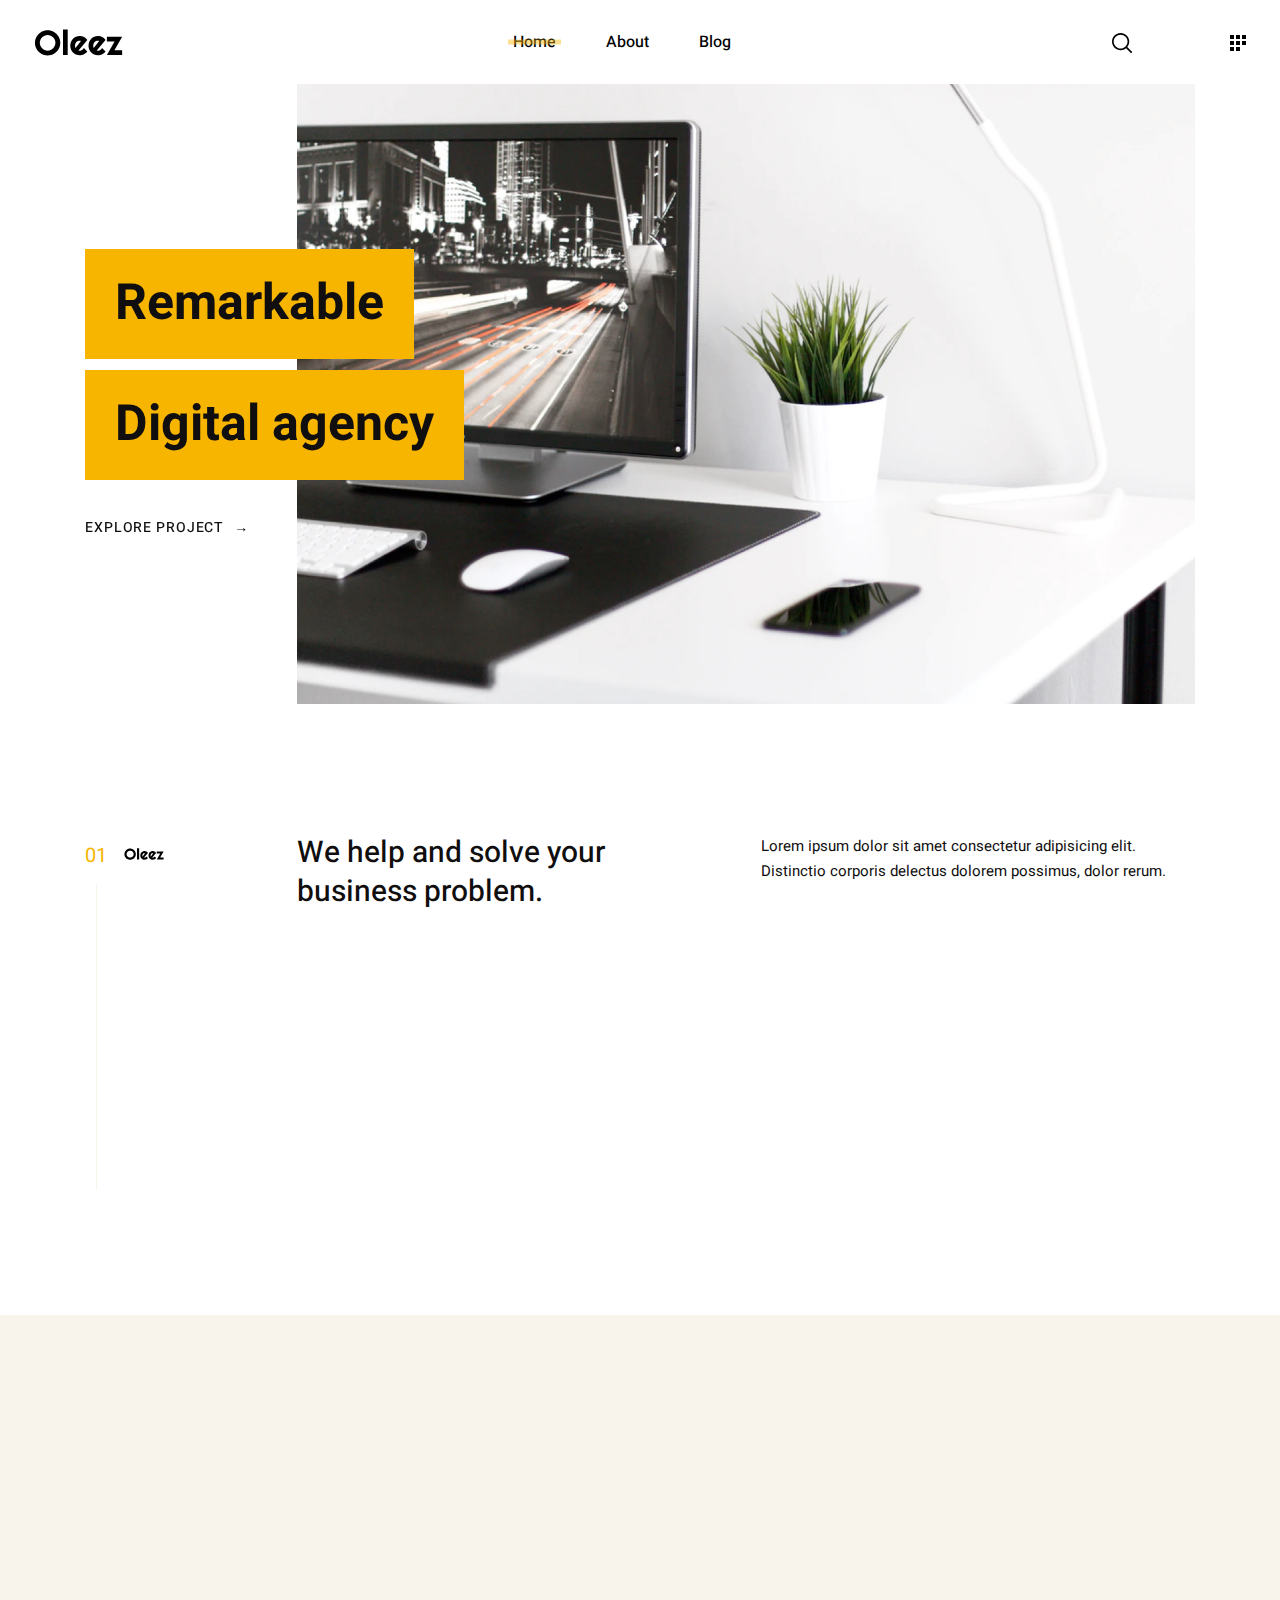
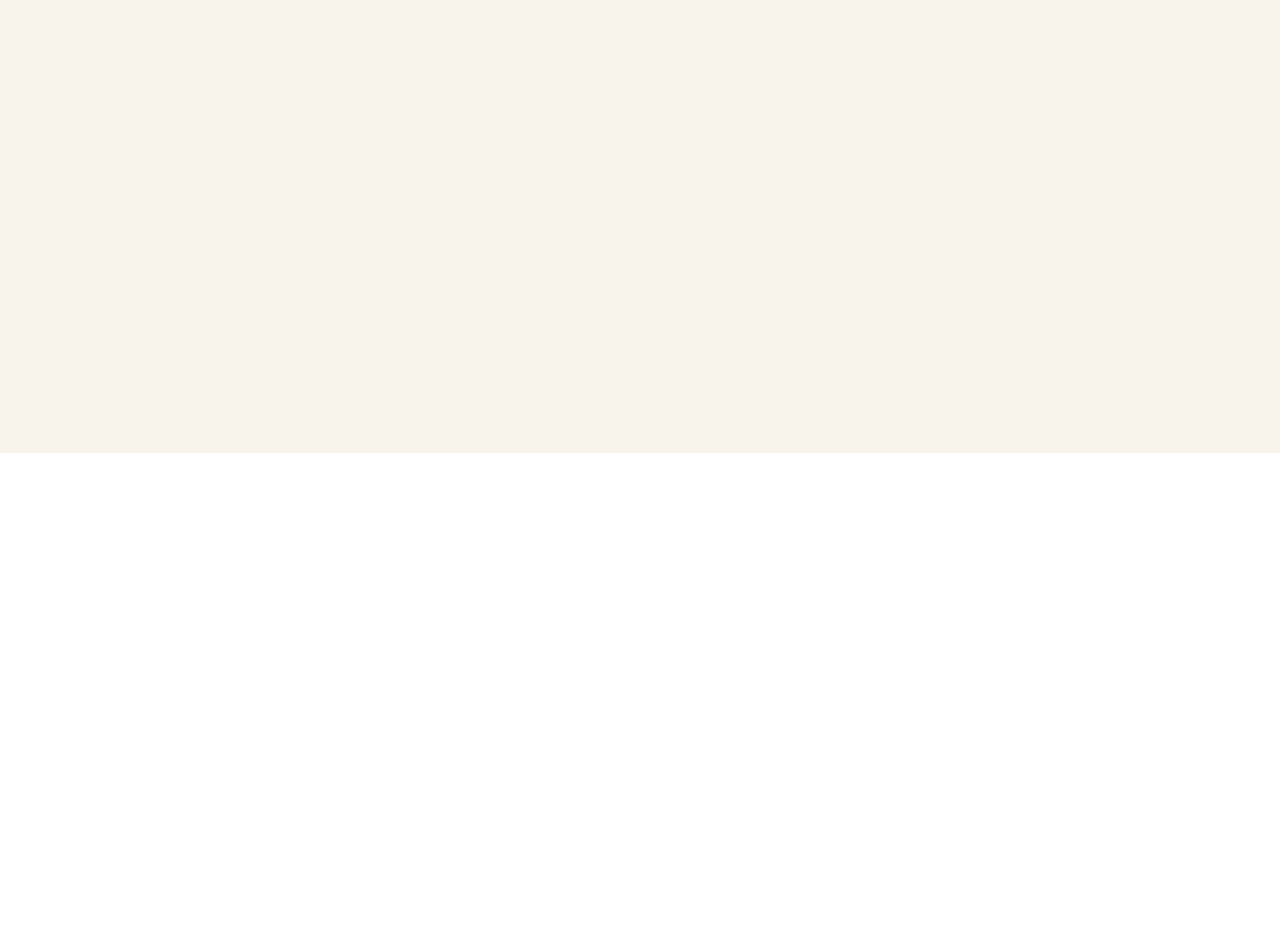
<file: index.html>
<!DOCTYPE html>
<html lang="en">

<head>
    <meta charset="UTF-8">
    <meta name="viewport" content="width=device-width, initial-scale=1.0">
    <meta http-equiv="X-UA-Compatible" content="ie=edge">
    <title>Oleez :: Home</title>
    <link rel="stylesheet" href="css/animate.min.css">
    <link rel="stylesheet" href="css/slick.css">
    <link rel="stylesheet" href="css/slick-theme.css">
    <link rel="stylesheet" href="css/style.css">
    <script src="js/jquery.min.js"></script>
    <script src="js/loader.js"></script>
</head>

<body>
    <div class="oleez-loader"></div>
    <header class="oleez-header">
        <nav class="navbar navbar-expand-lg navbar-light">
            <a class="navbar-brand" href="index.html"><img src="img/Logo_2.svg" alt="Oleez"></a>
            <ul class="nav nav-actions d-lg-none ml-auto">
                <li class="nav-item">
                    <a class="nav-link" href="#!" data-toggle="searchModal">
                        <img src="img/search.svg" alt="search">
                    </a>
                </li>
               
                <li class="nav-item">
                    <a class="nav-link" href="#!" data-toggle="offCanvasMenu">
                        <img src="img/social icon@2x.svg" alt="social-nav-toggle">
                    </a>
                </li>
            </ul>
            <button class="navbar-toggler d-lg-none" type="button" data-toggle="collapse" data-target="#oleezMainNav"
                aria-controls="oleezMainNav" aria-expanded="false" aria-label="Toggle navigation">
                <span class="navbar-toggler-icon"></span>
            </button>
            <div class="collapse navbar-collapse" id="oleezMainNav">
                <ul class="navbar-nav mx-auto mt-2 mt-lg-0">
                    <li class="nav-item active">
                        <a class="nav-link" href="index.html">Home <span class="sr-only">(current)</span></a>
                    </li>
                    <li class="nav-item">
                        <a class="nav-link" href="about.html">About</a>
                    </li>
                   
                    <li class="nav-item dropdown">
                        <a class="nav-link dropdown-toggle" href="#!" id="blogDropdown" data-toggle="dropdown" aria-haspopup="true" aria-expanded="false">Blog</a>
                        <div class="dropdown-menu" aria-labelledby="blogDropdown">
                            <a class="dropdown-item" href="blog-standard.html">Blog Standard</a>
                            <a class="dropdown-item" href="blog-grid.html">Blog grid</a>
                            <a class="dropdown-item" href="blog-single.html">Blog Post</a>
                        </div>
                    </li>
                </ul>
                <ul class="navbar-nav d-none d-lg-flex">
                    <li class="nav-item">
                        <a class="nav-link nav-link-btn" href="#!" data-toggle="searchModal">
                            <img src="img/search.svg" alt="search">
                        </a>
                    </li>
                   
                    <li class="nav-item ml-5">
                        <a class="nav-link pr-0 nav-link-btn" href="#!" data-toggle="offCanvasMenu">
                            <img src="img/social icon@2x.svg" alt="social-nav-toggle">
                        </a>
                    </li>
                </ul>
            </div>
        </nav>
    </header>

    <main>
        <section>
            <div class="container wow fadeIn">
                <div id="oleezLandingCarousel" class="oleez-landing-carousel carousel slide" data-ride="carousel">
                    <div class="carousel-inner" role="listbox">
                        <div class="carousel-item active">
                            <img src="img/Banner_1@2x.jpg" alt="First slide" class="w-100">
                            <div class="carousel-caption">
                                <h2 data-animation="animated fadeInRight"><span>Remarkable</span></h2>
                                <h2 data-animation="animated fadeInRight"><span>Digital agency</span></h2>
                                <a href="#!" class="carousel-item-link" data-animation="animated fadeInRight">EXPLORE PROJECT</a>
                            </div>
                        </div>
                        <div class="carousel-item">
                            <img src="img/Banner_2@2x.jpg" alt="Second slide" class="w-100">
                            <div class="carousel-caption">
                                <h2 data-animation="animated fadeInRight"><span>Remarkable</span></h2>
                                <h2 data-animation="animated fadeInRight"><span>Digital agency</span></h2>
                                <a href="#!" class="carousel-item-link" data-animation="animated fadeInRight">EXPLORE PROJECT</a>
                            </div>
                        </div>
                        <div class="carousel-item">
                            <img src="img/Banner_3@2x.jpg" alt="Third slide" class="w-100">
                            <div class="carousel-caption">
                                <h2 data-animation="animated fadeInRight"><span>Remarkable</span></h2>
                                <h2 data-animation="animated fadeInRight"><span>Digital agency</span></h2>
                                <a href="#!" class="carousel-item-link" data-animation="animated fadeInRight">EXPLORE PROJECT</a>
                            </div>
                        </div>
                        <div class="carousel-item">
                            <img src="img/Banner_4@2x.jpg" alt="Fourth slide" class="w-100">
                            <div class="carousel-caption">
                                <h2 data-animation="animated fadeInRight"><span>Remarkable</span></h2>
                                <h2 data-animation="animated fadeInRight"><span>Digital agency</span></h2>
                                <a href="#!" class="carousel-item-link" data-animation="animated fadeInRight">EXPLORE PROJECT</a>
                            </div>
                        </div>
                    </div>
                </div>
            </div>
        </section>
        <section class="oleez-landing-section oleez-landing-section-about">
            <div class="container">
                <div class="oleez-landing-section-content">
                    <div class="oleez-landing-section-verticals wow fadeIn">
                        <span class="number">01</span> <img src="img/Logo_2.svg" alt="ollez" height="12px">
                    </div>
                    <div class="row landing-about-content wow fadeInUp">
                        <div class="col-md-6">
                            <h2>We help and solve your business problem.</h2>
                        </div>
                        <div class="col-md-6">
                            <p>Lorem ipsum dolor sit amet consectetur adipisicing elit. Distinctio corporis delectus dolorem possimus, dolor rerum.</p>
                        </div>
                    </div>
                    <div class="row">
                        <div class="col-md-4 landing-about-feature wow fadeInUp">
                            <img src="img/icon_1.svg" alt="document" class="about-feature-icon">
                            <h5 class="about-feature-title">Market Research</h5>
                            <p class="about-feature-description">Lorem Ipsum is simply text the printing and typesetting standard industry.</p>
                        </div>
                        <div class="col-md-4 landing-about-feature wow fadeInUp">
                            <img src="img/icon_2.svg" alt="document" class="about-feature-icon">
                            <h5 class="about-feature-title">Wireframe/Sketch</h5>
                            <p class="about-feature-description">Lorem Ipsum is simply text the printing and typesetting standard industry.</p>
                        </div>
                        <div class="col-md-4 landing-about-feature wow fadeInUp">
                            <img src="img/icon_3.svg" alt="document" class="about-feature-icon">
                            <h5 class="about-feature-title">Creative Design</h5>
                            <p class="about-feature-description">Lorem Ipsum is simply text the printing and typesetting standard industry.</p>
                        </div>
                    </div>
                </div>
            </div>
        </section>
        
        <section class="oleez-landing-section oleez-landing-section-news">
            <div class="container">
                <div class="oleez-landing-section-content">
                    <div class="oleez-landing-section-verticals wow fadeIn">
                        <span class="number">02</span> <img src="img/Logo_2.svg" alt="ollez" height="12px">
                    </div>
                    <h2 class="section-title wow fadeInUp">Recent News & Stories.</h2>
                    <p class="news-section-subtitle wow fadeInUp">Share your stories and news with everyone.</p>
                    <div class="row">
                        <div class="col-lg-4 mb-4 mb-lg-0">
                            <div class="news-card news-card-1 wow fadeInUp">
                                <div class="card-body">
                                    <div class="author-info media">
                                        <img src="img/Team_1_Copy_2@2x.jpg" alt="author" class="author-avatar">
                                        <div class="media-body">
                                            <h6 class="author-name">Posted by Colabrio</h6>
                                            <p class="news-post-date">July 5, 2019</p>
                                        </div>
                                    </div>
                                    <div class="post-meta">
                                        <span class="post-category">Digital Strategy</span> 4 min read
                                    </div>
                                    <h5 class="post-title">The Ultimate Guide to Make Your WordPress Journal.</h5>
                                    <a href="#!" class="post-permalink">Read more </a>
                                </div>
                            </div>
                        </div>
                        <div class="col-lg-4 mb-4 mb-lg-0">
                            <div class="news-card news-card-2 wow fadeInUp">
                                <div class="card-body">
                                    <div class="author-info media">
                                        <img src="img/Team_2_Copy_2@2x.jpg" alt="author" class="author-avatar">
                                        <div class="media-body">
                                            <h6 class="author-name">Posted by Stormie</h6>
                                            <p class="news-post-date">July 5, 2019</p>
                                        </div>
                                    </div>
                                    <div class="post-meta">
                                        <span class="post-category">Personal</span> 4 min read
                                    </div>
                                    <h5 class="post-title">The Highly Contemporary UI/UX Design from a london.</h5>
                                    <a href="#!" class="post-permalink">Read more </a>
                                </div>
                            </div>
                        </div>
                        <div class="col-lg-4 mb-4 mb-lg-0">
                            <div class="news-card news-card-3 wow fadeInUp">
                                <div class="card-body">
                                    <div class="author-info media">
                                        <img src="img/Team_3_Copy_2@2x.jpg" alt="author" class="author-avatar">
                                        <div class="media-body">
                                            <h6 class="author-name">Posted by Angela</h6>
                                            <p class="news-post-date">July 5, 2019</p>
                                        </div>
                                    </div>
                                    <div class="post-meta">
                                        <span class="post-category">Personal</span> 4 min read
                                    </div>
                                    <h5 class="post-title">A Color Exercise for our Brand’s Illustration </h5>
                                    <a href="#!" class="post-permalink">Read more </a>
                                </div>
                            </div>
                        </div>
                    </div>
                </div>
            </div>
        </section>
    </main>

    <footer class="oleez-footer wow fadeInUp">
        <div class="container">
            <div class="footer-content">
                <div class="row">
                    <div class="col-md-6">
                        <img src="img/Logo_1.svg" alt="oleez" class="footer-logo">
                        <p class="footer-intro-text">Don't be shy, get in touch with us and create the world again!</p>
                        <nav class="footer-social-links">
                            <a href="#!">Fb</a>
                            <a href="#!">Tw</a>
                            <a href="#!">In</a>
                            <a href="#!">Be</a>
                        </nav>
                    </div>
                    <div class="col-md-6">
                        <div class="row">
                            <div class="col-md-6 footer-widget-text">
                                <h6 class="widget-title">PHONE</h6>
                                <p class="widget-content">+80 (0)5 12 34 95 89</p>
                            </div>
                            <div class="col-md-6 footer-widget-text">
                                <h6 class="widget-title">ENQUIRUES</h6>
                                <p class="widget-content">info@oleez.site</p>
                            </div>
                            <div class="col-md-6 footer-widget-text">
                                <h6 class="widget-title">ADDRESS</h6>
                                <p class="widget-content">33 rue Burdeau 69089 <br> Paris France</p>
                            </div>
                            <div class="col-md-6 footer-widget-text">
                                <h6 class="widget-title">WORK HOURS</h6>
                                <p class="widget-content">Weekdays: 09:00 - 18:00 <br> Weekends: 11:00 - 17:00</p>
                            </div>
                        </div>
                    </div>
                </div>
            </div>
            <div class="footer-text">
                <p class="mb-md-0">©  2020, oleez Theme. Made with passion by <a href="https://www.bootstrapdash.com" target="_blank" rel="noopener noreferrer" class="text-reset">BootstrapDash</a>.</p>
                <p class="mb-0">All right reserved.</p>
            </div>
        </div>
    </footer>

    <!-- Modals -->
    <!-- Off canvas social menu -->
    <nav id="offCanvasMenu" class="off-canvas-menu">
        <button type="button" class="close" aria-label="Close" data-dismiss="offCanvasMenu">
            <span aria-hidden="true">&times;</span>
        </button>
        <ul class="oleez-social-menu">
            <li>
                <a href="#!" class="oleez-social-menu-link">Facebook</a>
            </li>
            <li>
                <a href="#!" class="oleez-social-menu-link">Instagram</a>
            </li>
            <li>
                <a href="#!" class="oleez-social-menu-link">Behance</a>
            </li>
            <li>
                <a href="#!" class="oleez-social-menu-link">Dribbble</a>
            </li>
            <li>
                <a href="#!" class="oleez-social-menu-link">Email</a>
            </li>
        </ul>
    </nav>
    <!-- Full screen search box -->
    <div id="searchModal" class="search-modal">
        <button type="button" class="close" aria-label="Close" data-dismiss="searchModal">
            <span aria-hidden="true">&times;</span>
        </button>
        <form action="index.html" method="get" class="oleez-overlay-search-form">
            <label for="search" class="sr-only">Search</label>
            <input type="search" class="oleez-overlay-search-input" id="search" name="search" placeholder="Search here">
        </form>
    </div>
    <script src="js/popper.min.js"></script>
    <script src="js/wow.min.js"></script>
    <script src="/js/bootstrap.min.js"></script>
    <script src="js/slick.min.js"></script>
    <script src="/js/main.js"></script>
    <script src="/js/landing.js"></script>
    <script>
        new WOW({mobile: false}).init();
    </script>
</body>


</html>
</file>
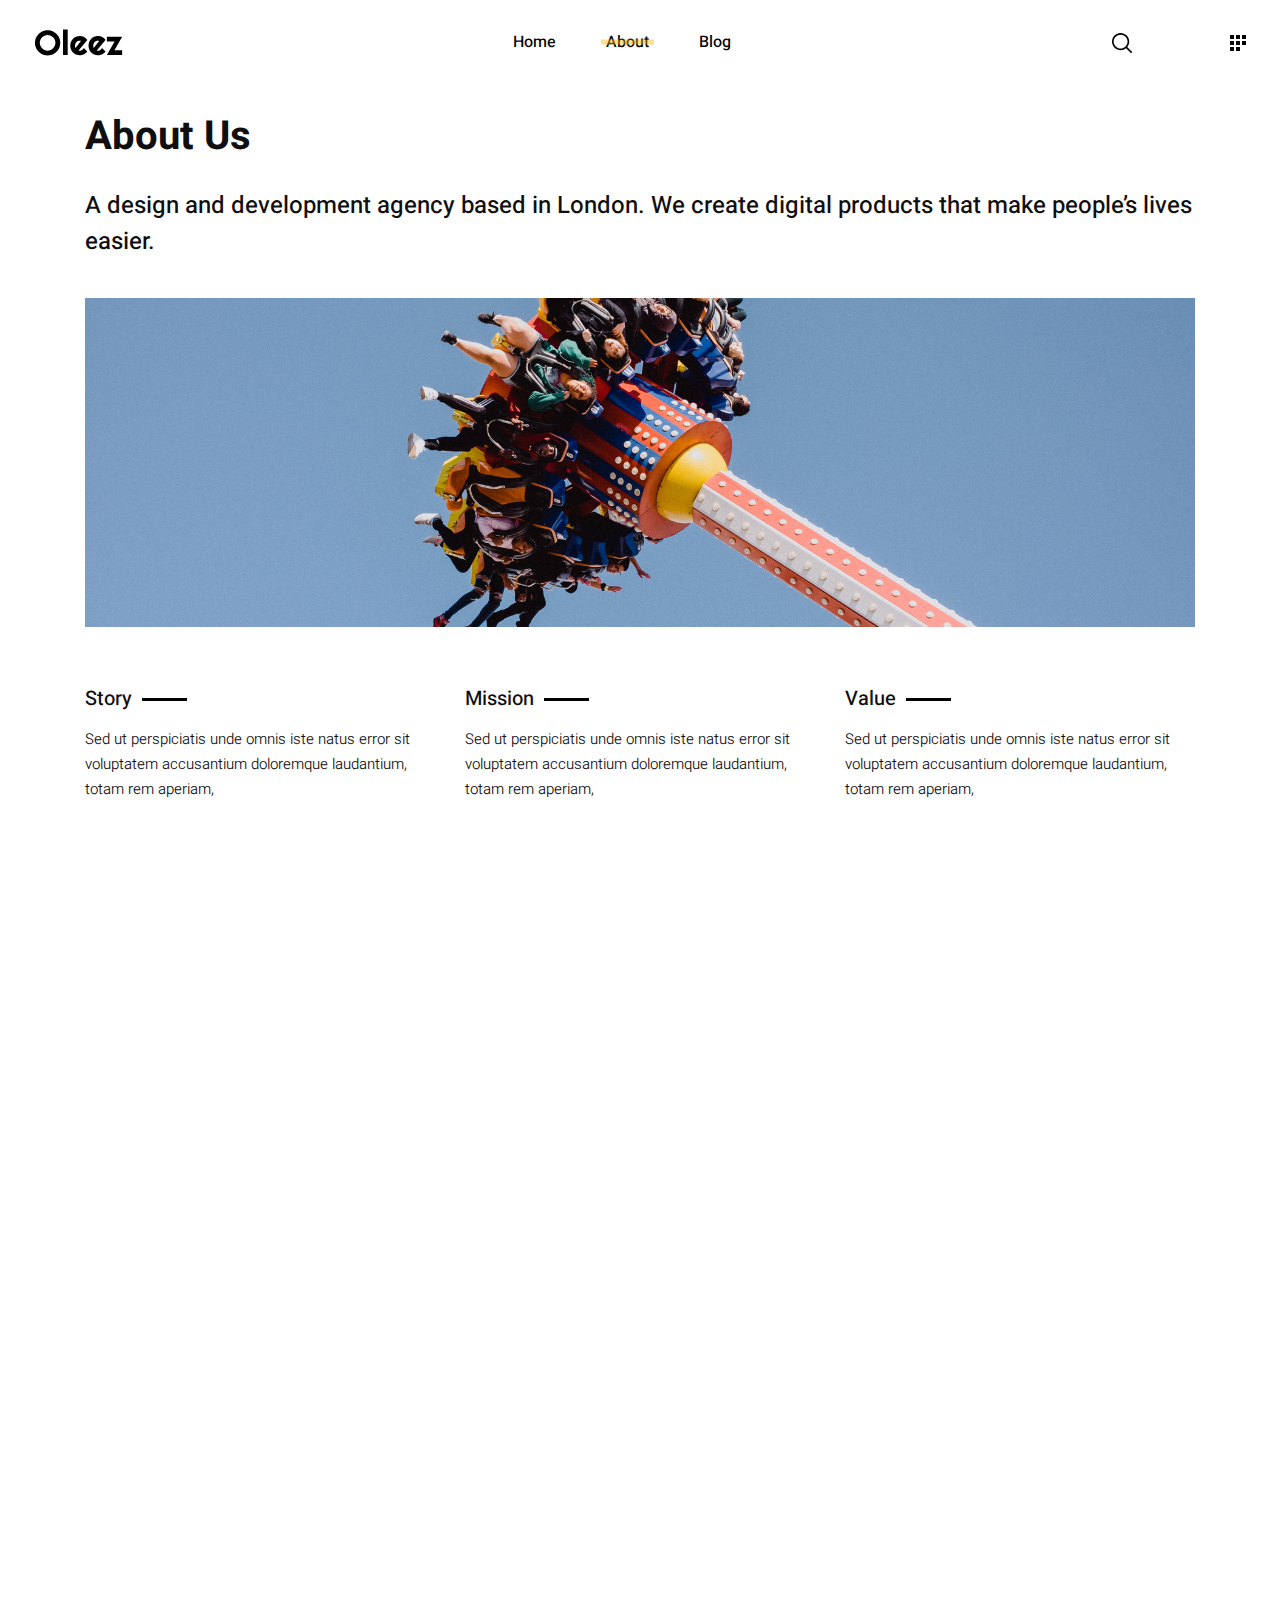
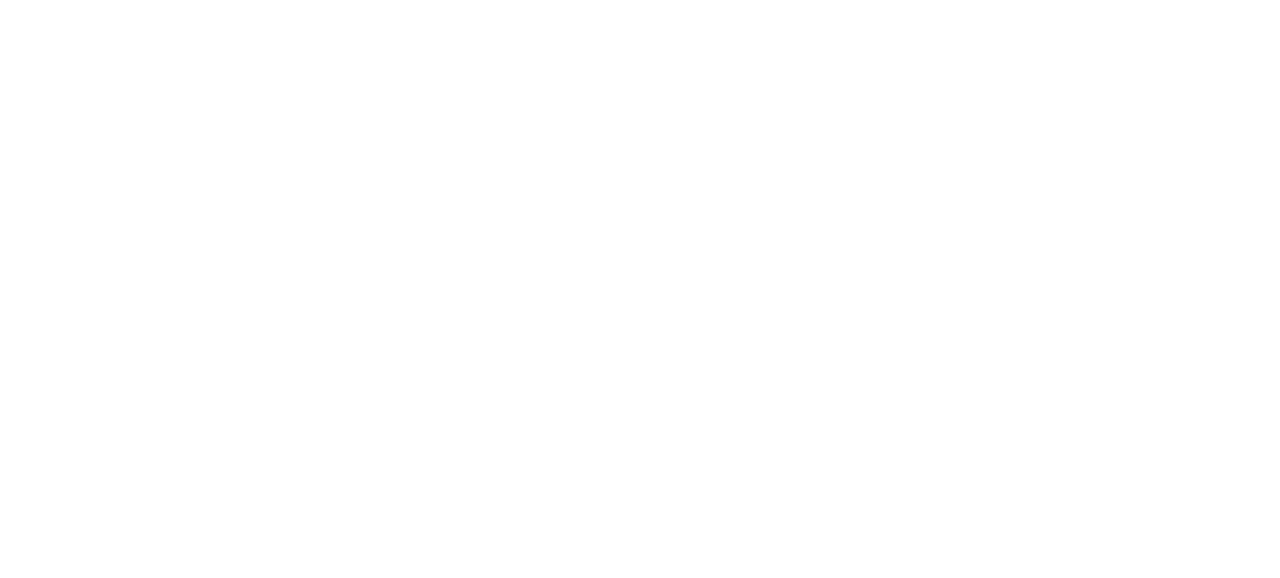
<file: about.html>
<!DOCTYPE html>
<html lang="en">

<head>
    <meta charset="UTF-8">
    <meta name="viewport" content="width=device-width, initial-scale=1.0">
    <meta http-equiv="X-UA-Compatible" content="ie=edge">
    <title>Oleez :: About Us</title>
    <link rel="stylesheet" href="css/animate.min.css">
    <link rel="stylesheet" href="/css/style.css">
    <script src="js/jquery.min.js"></script>
    <script src="/js/loader.js"></script>
</head>

<body>
    <div class="oleez-loader"></div>
    <header class="oleez-header">
        <nav class="navbar navbar-expand-lg navbar-light">
            <a class="navbar-brand" href="index.html"><img src="img/Logo_2.svg" alt="Oleez"></a>
            <ul class="nav nav-actions d-lg-none ml-auto">
                <li class="nav-item active">
                    <a class="nav-link" href="#!" data-toggle="searchModal">
                        <img src="img/search.svg" alt="search">
                    </a>
                </li>
               
                <li class="nav-item">
                    <a class="nav-link" href="#!" data-toggle="offCanvasMenu">
                        <img src="img/social icon@2x.svg" alt="social-nav-toggle">
                    </a>
                </li>
            </ul>
            <button class="navbar-toggler d-lg-none" type="button" data-toggle="collapse" data-target="#oleezMainNav" aria-controls="oleezMainNav" aria-expanded="false" aria-label="Toggle navigation">
                <span class="navbar-toggler-icon"></span>
            </button>
            <div class="collapse navbar-collapse" id="oleezMainNav">
                <ul class="navbar-nav mx-auto mt-2 mt-lg-0">
                    <li class="nav-item">
                        <a class="nav-link" href="index.html">Home <span class="sr-only">(current)</span></a>
                    </li>
                    <li class="nav-item active">
                        <a class="nav-link" href="about.html">About</a>
                    </li>
                    
                    <li class="nav-item dropdown">
                        <a class="nav-link dropdown-toggle" href="#!" id="blogDropdown" data-toggle="dropdown" aria-haspopup="true" aria-expanded="false">Blog</a>
                        <div class="dropdown-menu" aria-labelledby="blogDropdown">
                            <a class="dropdown-item" href="blog-standard.html">Blog Standard</a>
                            <a class="dropdown-item" href="blog-grid.html">Blog grid</a>
                            <a class="dropdown-item" href="blog-single.html">Blog Post</a>
                        </div>
                    </li>
                </ul>
                <ul class="navbar-nav d-none d-lg-flex">
                    <li class="nav-item active">
                        <a class="nav-link nav-link-btn" href="#!" data-toggle="searchModal">
                            <img src="img/search.svg" alt="search">
                        </a>
                    </li>
                    
                    <li class="nav-item ml-5">
                        <a class="nav-link pr-0 nav-link-btn" href="#!" data-toggle="offCanvasMenu">
                            <img src="img/social icon@2x.svg" alt="social-nav-toggle">
                        </a>
                    </li>
                </ul>
            </div>
        </nav>
    </header>

    <main class="about-page">
        <div class="container">
            <h1 class="oleez-page-title wow fadeInUp">About Us</h1>
            <p class="oleez-page-header-content wow fadeInUp">A design and development agency based in London. We create digital products that make people’s lives easier.</p>
            <img src="img/About/about@2x.jpg" alt="about" class="w-100 wow fadeInUp">
            <section class="oleez-about-features">
                <div class="row">
                    <div class="col-md-4 mb-5 mb-md-0 feature-card wow fadeInUp">
                        <h5 class="feature-card-title">Story</h4>
                        <p class="feature-card-content">Sed ut perspiciatis unde omnis iste natus error sit voluptatem accusantium doloremque laudantium, totam rem aperiam, </p>
                    </div>
                    <div class="col-md-4 mb-5 mb-md-0 feature-card wow fadeInUp">
                        <h5 class="feature-card-title">Mission</h4>
                        <p class="feature-card-content">Sed ut perspiciatis unde omnis iste natus error sit voluptatem accusantium doloremque laudantium, totam rem aperiam, </p>
                    </div>
                    <div class="col-md-4 mb-5 mb-md-0 feature-card wow fadeInUp">
                        <h5 class="feature-card-title">Value</h4>
                        <p class="feature-card-content">Sed ut perspiciatis unde omnis iste natus error sit voluptatem accusantium doloremque laudantium, totam rem aperiam, </p>
                    </div>
                </div>
            </section>
            <section class="oleez-what-we-do">
                <div class="row">
                    <div class="col-lg-10 offset-lg-1">
                        <h2 class="section-title wow fadeInUp">What we do</h2>
                        <h4 class="section-subtitle wow fadeInUp">We design thoughtful digital experiences & beautiful brand aesthetics.</h4>
                        <div class="row">
                            <div class="col-md-4 mb-5 mb-md-0 wow fadeInUp">
                                <h5 class="what-we-do-list-title">Market Research</h5>
                                <ul class="what-we-do-list">
                                    <li>Websites</li>
                                    <li>Mobile Applications</li>
                                    <li>Prototyping</li>
                                    <li>Server Administration</li>
                                    <li>Network Solutions</li>
                                    <li>Databases</li>
                                </ul>
                            </div>
                            <div class="col-md-4 mb-5 mb-md-0 wow fadeInUp">
                                <h5 class="what-we-do-list-title">Design & Creative</h5>
                                <ul class="what-we-do-list">
                                    <li>Web Design</li>
                                    <li>Motion Production</li>
                                    <li>User Experience</li>
                                    <li>Illustration</li>
                                    <li>Content Management</li>
                                </ul>
                            </div>
                            <div class="col-md-4 mb-5 mb-md-0 wow fadeInUp">
                                <h5 class="what-we-do-list-title">WordPress</h5>
                                <ul class="what-we-do-list">
                                    <li>Websites</li>
                                    <li>Mobile Applications</li>
                                    <li>Prototyping</li>
                                    <li>Server Administration</li>
                                    <li>Network Solutions</li>
                                    <li>Databases</li>
                                </ul>
                            </div>
                        </div>
                    </div>
                </div>
            </section>
            <section class="oleez-about-work-with-us wow fadeInUp">
                <div class="row">
                    <div class="col-lg-10 offset-lg-1">
                        <h2 class="section-title">We design thoughtful digital experiences & beautiful brand aesthetics.</h2>
                        <p class="section-subtitle">Would you like us to <a href="#!">work</a>  on your brand identity? We would be happy to <a href="#!">help</a>.</p>
                        <a href="#!" class="btn work-with-us-btn">Work with us</a>
                    </div>
                </div>
            </section>
        </div>
    </main>
    
    <footer class="oleez-footer wow fadeInUp">
        <div class="container">
            <div class="footer-content">
                <div class="row">
                    <div class="col-md-6">
                        <img src="img/Logo_1.svg" alt="oleez" class="footer-logo">
                        <p class="footer-intro-text">Don't be shy, get in touch with us and create the world again!</p>
                        <nav class="footer-social-links">
                            <a href="#!">Fb</a>
                            <a href="#!">Tw</a>
                            <a href="#!">In</a>
                            <a href="#!">Be</a>
                        </nav>
                    </div>
                    <div class="col-md-6">
                        <div class="row">
                            <div class="col-md-6 footer-widget-text">
                                <h6 class="widget-title">PHONE</h6>
                                <p class="widget-content">+80 (0)5 12 34 95 89</p>
                            </div>
                            <div class="col-md-6 footer-widget-text">
                                <h6 class="widget-title">ENQUIRUES</h6>
                                <p class="widget-content">info@oleez.site</p>
                            </div>
                            <div class="col-md-6 footer-widget-text">
                                <h6 class="widget-title">ADDRESS</h6>
                                <p class="widget-content">33 rue Burdeau 69089 <br> Paris France</p>
                            </div>
                            <div class="col-md-6 footer-widget-text">
                                <h6 class="widget-title">WORK HOURS</h6>
                                <p class="widget-content">Weekdays: 09:00 - 18:00 <br> Weekends: 11:00 - 17:00</p>
                            </div>
                        </div>
                    </div>
                </div>
            </div>
            <div class="footer-text">
                <p class="mb-md-0">©  2020, oleez Theme. Made with passion by <a href="https://www.bootstrapdash.com" target="_blank" rel="noopener noreferrer" class="text-reset">BootstrapDash</a>.</p>
                <p class="mb-0">All right reserved.</p>
            </div>
        </div>
    </footer>

    <!-- Modals -->
    <!-- Off canvas social menu -->
    <nav id="offCanvasMenu" class="off-canvas-menu">
        <button type="button" class="close" aria-label="Close" data-dismiss="offCanvasMenu">
            <span aria-hidden="true">&times;</span>
        </button>
        <ul class="oleez-social-menu">
            <li>
                <a href="#!" class="oleez-social-menu-link">Facebook</a>
            </li>
            <li>
                <a href="#!" class="oleez-social-menu-link">Instagram</a>
            </li>
            <li>
                <a href="#!" class="oleez-social-menu-link">Behance</a>
            </li>
            <li>
                <a href="#!" class="oleez-social-menu-link">Dribbble</a>
            </li>
            <li>
                <a href="#!" class="oleez-social-menu-link">Email</a>
            </li>
        </ul>
    </nav>
    <!-- Full screen search box -->
    <div id="searchModal" class="search-modal">
        <button type="button" class="close" aria-label="Close" data-dismiss="searchModal">
            <span aria-hidden="true">&times;</span>
        </button>
        <form action="index.html" method="get" class="oleez-overlay-search-form">
            <label for="search" class="sr-only">Search</label>
            <input type="search" class="oleez-overlay-search-input" id="search" name="search" placeholder="Search here">
        </form>
    </div>
</body>
<script src="js/popper.min.js"></script>
<script src="js/wow.min.js"></script>
<script src="/js/bootstrap.min.js"></script>
<script src="js/slick.min.js"></script>
<script src="/js/main.js"></script>
<script>
    new WOW().init();
</script>

</html>
</file>
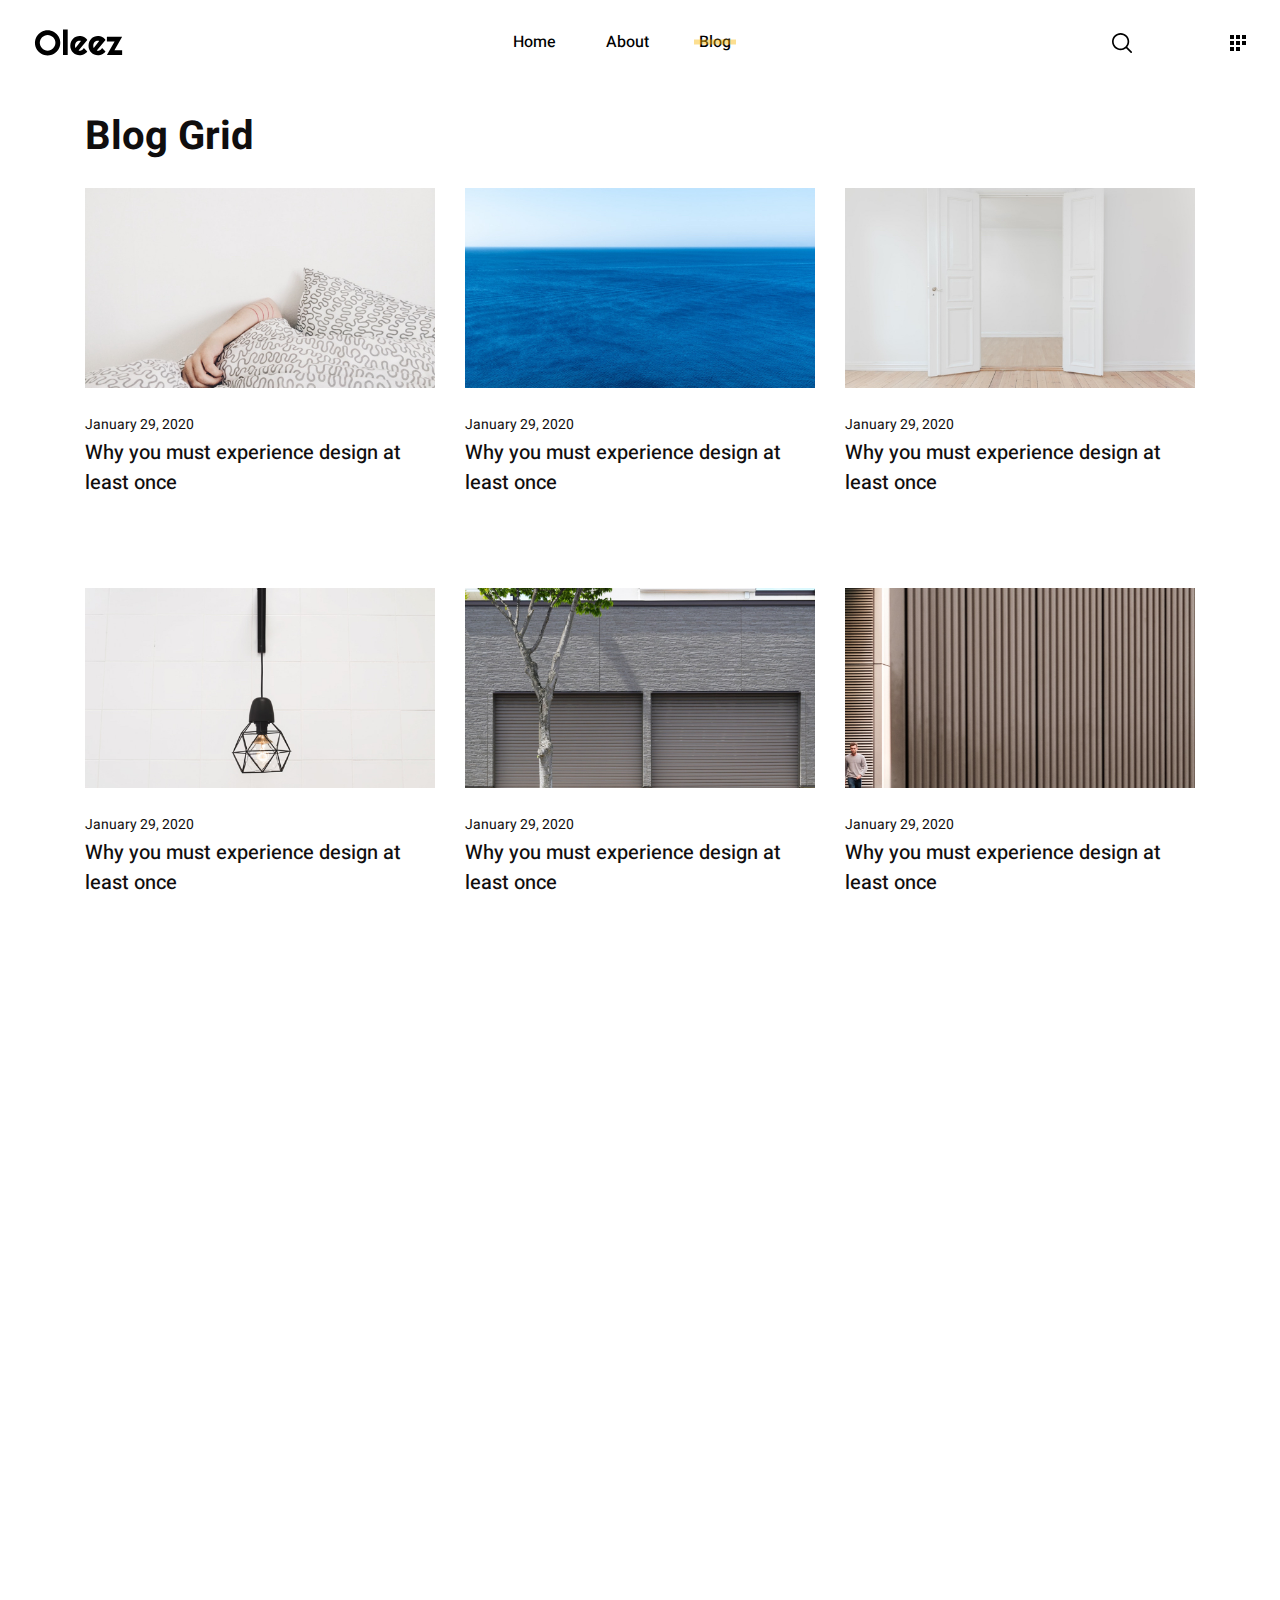
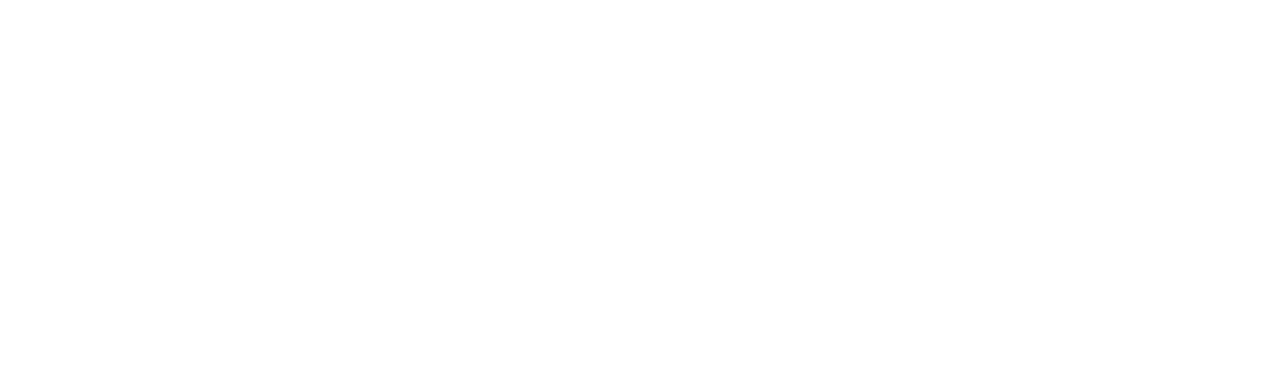
<file: blog-grid.html>
<!DOCTYPE html>
<html lang="en">

<head>
    <meta charset="UTF-8">
    <meta name="viewport" content="width=device-width, initial-scale=1.0">
    <meta http-equiv="X-UA-Compatible" content="ie=edge">
    <title>Oleez :: Blog Grid</title>
    <link rel="stylesheet" href="/css/animate.min.css">
    <link rel="stylesheet" href="/css/style.css">
    <script src="js/jquery.min.js"></script>
    <script src="js/loader.js"></script>
</head>

<body>
    <div class="oleez-loader"></div>
    <header class="oleez-header">
        <nav class="navbar navbar-expand-lg navbar-light">
            <a class="navbar-brand" href="index.html"><img src="img/Logo_2.svg" alt="Oleez"></a>
            <ul class="nav nav-actions d-lg-none ml-auto">
                <li class="nav-item active">
                    <a class="nav-link" href="#!" data-toggle="searchModal">
                        <img src="img/search.svg" alt="search">
                    </a>
                </li>
                
                <li class="nav-item">
                    <a class="nav-link" href="#!" data-toggle="offCanvasMenu">
                        <img src="img/social icon@2x.svg" alt="social-nav-toggle">
                    </a>
                </li>
            </ul>
            <button class="navbar-toggler d-lg-none" type="button" data-toggle="collapse" data-target="#oleezMainNav" aria-controls="oleezMainNav" aria-expanded="false" aria-label="Toggle navigation">
                <span class="navbar-toggler-icon"></span>
            </button>
            <div class="collapse navbar-collapse" id="oleezMainNav">
                <ul class="navbar-nav mx-auto mt-2 mt-lg-0">
                    <li class="nav-item ">
                        <a class="nav-link" href="index.html">Home <span class="sr-only">(current)</span></a>
                    </li>
                    <li class="nav-item">
                        <a class="nav-link" href="about.html">About</a>
                    </li>
                    <li class="nav-item dropdown active">
                        <a class="nav-link dropdown-toggle" href="#!" id="blogDropdown" data-toggle="dropdown" aria-haspopup="true" aria-expanded="false">Blog</a>
                        <div class="dropdown-menu" aria-labelledby="blogDropdown">
                            <a class="dropdown-item" href="blog-standard.html">Blog Standard</a>
                            <a class="dropdown-item" href="blog-grid.html">Blog grid</a>
                            <a class="dropdown-item" href="blog-single.html">Blog Post</a>
                        </div>
                    </li>
                </ul>
                <ul class="navbar-nav d-none d-lg-flex">
                    <li class="nav-item active">
                        <a class="nav-link nav-link-btn" href="#!" data-toggle="searchModal">
                            <img src="img/search.svg" alt="search">
                        </a>
                    </li>
                    
                    <li class="nav-item ml-5">
                        <a class="nav-link pr-0 nav-link-btn" href="#!" data-toggle="offCanvasMenu">
                            <img src="img/social icon@2x.svg" alt="social-nav-toggle">
                        </a>
                    </li>
                </ul>
            </div>
        </nav>
    </header>

    <main class="blog-grid-page">
        <div class="container">
            <h1 class="oleez-page-title wow fadeInUp">Blog Grid</h1>
            <div class="row">
                <div class="col-md-4">
                    <div class="blog-post-card wow fadeInUp">
                        <div class="blog-post-thumbnail-wrapper">
                            <img src="img/Bloggrid/Bloggrid_2@2x.jpg" alt="blog">
                        </div>
                        <p class="blog-post-date">January 29, 2020</p>
                        <h5 class="blog-post-title">Why you must experience design at least once</h5>
                    </div>
                </div>
                <div class="col-md-4">
                    <div class="blog-post-card wow fadeInUp">
                        <div class="blog-post-thumbnail-wrapper">
                            <img src="img/Bloggrid/Bloggrid_8@2x.jpg" alt="blog">
                        </div>
                        <p class="blog-post-date">January 29, 2020</p>
                        <h5 class="blog-post-title">Why you must experience design at least once</h5>
                    </div>
                </div>
                <div class="col-md-4">
                    <div class="blog-post-card wow fadeInUp">
                        <div class="blog-post-thumbnail-wrapper">
                            <img src="img/Bloggrid/Bloggrid_7@2x.jpg" alt="blog">
                        </div>
                        <p class="blog-post-date">January 29, 2020</p>
                        <h5 class="blog-post-title">Why you must experience design at least once</h5>
                    </div>
                </div>
                <div class="col-md-4">
                    <div class="blog-post-card wow fadeInUp">
                        <div class="blog-post-thumbnail-wrapper">
                            <img src="img/Bloggrid/Bloggrid_6@2x.jpg" alt="blog">
                        </div>
                        <p class="blog-post-date">January 29, 2020</p>
                        <h5 class="blog-post-title">Why you must experience design at least once</h5>
                    </div>
                </div>
                <div class="col-md-4">
                    <div class="blog-post-card wow fadeInUp">
                        <div class="blog-post-thumbnail-wrapper">
                            <img src="img/Bloggrid/Bloggrid_5@2x.jpg" alt="blog">
                        </div>
                        <p class="blog-post-date">January 29, 2020</p>
                        <h5 class="blog-post-title">Why you must experience design at least once</h5>
                    </div>
                </div>
                <div class="col-md-4">
                    <div class="blog-post-card wow fadeInUp">
                        <div class="blog-post-thumbnail-wrapper">
                            <img src="img/Bloggrid/Bloggrid_4@2x.jpg" alt="blog">
                        </div>
                        <p class="blog-post-date">January 29, 2020</p>
                        <h5 class="blog-post-title">Why you must experience design at least once</h5>
                    </div>
                </div>
                <div class="col-md-4">
                    <div class="blog-post-card wow fadeInUp">
                        <div class="blog-post-thumbnail-wrapper">
                            <img src="img/Bloggrid/Bloggrid_3@2x.jpg" alt="blog">
                        </div>
                        <p class="blog-post-date">January 29, 2020</p>
                        <h5 class="blog-post-title">Why you must experience design at least once</h5>
                    </div>
                </div>
                <div class="col-md-4">
                    <div class="blog-post-card wow fadeInUp">
                        <div class="blog-post-thumbnail-wrapper">
                            <img src="img/Bloggrid/Bloggrid_2@2x.jpg" alt="blog">
                        </div>
                        <p class="blog-post-date">January 29, 2020</p>
                        <h5 class="blog-post-title">Why you must experience design at least once</h5>
                    </div>
                </div>
                <div class="col-md-4">
                    <div class="blog-post-card wow fadeInUp">
                        <div class="blog-post-thumbnail-wrapper">
                            <img src="img/Bloggrid/Bloggrid_1@2x.jpg" alt="blog">
                        </div>
                        <p class="blog-post-date">January 29, 2020</p>
                        <h5 class="blog-post-title">Why you must experience design at least once</h5>
                    </div>
                </div>
            </div>
            <div class="row">
                <div class="col-12 pb-5 mb-5">
                        <nav class="oleez-pagination d-flex align-items-center justify-content-center wow fadeInUp">
                            <a href="#!" class="active">01</a>
                            <a href="#!">02</a>
                            <a href="#!">03</a>
                            <a href="#!" class="next">&rarr;</a>
                        </nav>
                </div>
            </div>
        </div>
    </main>

    <footer class="oleez-footer wow fadeInUp">
            <div class="container">
                <div class="footer-content">
                    <div class="row">
                        <div class="col-md-6">
                            <img src="img/Logo_1.svg" alt="oleez" class="footer-logo">
                            <p class="footer-intro-text">Don't be shy, get in touch with us and create the world again!</p>
                            <nav class="footer-social-links">
                                <a href="#!">Fb</a>
                                <a href="#!">Tw</a>
                                <a href="#!">In</a>
                                <a href="#!">Be</a>
                            </nav>
                        </div>
                        <div class="col-md-6">
                            <div class="row">
                                <div class="col-md-6 footer-widget-text">
                                    <h6 class="widget-title">PHONE</h6>
                                    <p class="widget-content">+80 (0)5 12 34 95 89</p>
                                </div>
                                <div class="col-md-6 footer-widget-text">
                                    <h6 class="widget-title">ENQUIRUES</h6>
                                    <p class="widget-content">info@oleez.site</p>
                                </div>
                                <div class="col-md-6 footer-widget-text">
                                    <h6 class="widget-title">ADDRESS</h6>
                                    <p class="widget-content">33 rue Burdeau 69089 <br> Paris France</p>
                                </div>
                                <div class="col-md-6 footer-widget-text">
                                    <h6 class="widget-title">WORK HOURS</h6>
                                    <p class="widget-content">Weekdays: 09:00 - 18:00 <br> Weekends: 11:00 - 17:00</p>
                                </div>
                            </div>
                        </div>
                    </div>
                </div>
                <div class="footer-text">
                    <p class="mb-md-0">©  2020, oleez Theme. Made with passion by <a href="https://www.bootstrapdash.com" target="_blank" rel="noopener noreferrer" class="text-reset">BootstrapDash</a>.</p>
                    <p class="mb-0">All right reserved.</p>
                </div>
            </div>
        </footer>
    
        <!-- Modals -->
        <!-- Off canvas social menu -->
        <nav id="offCanvasMenu" class="off-canvas-menu">
            <button type="button" class="close" aria-label="Close" data-dismiss="offCanvasMenu">
                <span aria-hidden="true">&times;</span>
            </button>
            <ul class="oleez-social-menu">
                <li>
                    <a href="#!" class="oleez-social-menu-link">Facebook</a>
                </li>
                <li>
                    <a href="#!" class="oleez-social-menu-link">Instagram</a>
                </li>
                <li>
                    <a href="#!" class="oleez-social-menu-link">Behance</a>
                </li>
                <li>
                    <a href="#!" class="oleez-social-menu-link">Dribbble</a>
                </li>
                <li>
                    <a href="#!" class="oleez-social-menu-link">Email</a>
                </li>
            </ul>
        </nav>
        <!-- Full screen search box -->
        <div id="searchModal" class="search-modal">
            <button type="button" class="close" aria-label="Close" data-dismiss="searchModal">
                <span aria-hidden="true">&times;</span>
            </button>
            <form action="index.html" method="get" class="oleez-overlay-search-form">
                <label for="search" class="sr-only">Search</label>
                <input type="search" class="oleez-overlay-search-input" id="search" name="search" placeholder="Search here">
            </form>
        </div>
        <script src="js/popper.min.js"></script>
        <script src="js/wow.min.js"></script>
        <script src="/js/bootstrap.min.js"></script>
        <script src="js/slick.min.js"></script>
        <script src="/js/main.js"></script>
        <script>
            new WOW().init();
        </script>
    </body>

    </html>
</file>
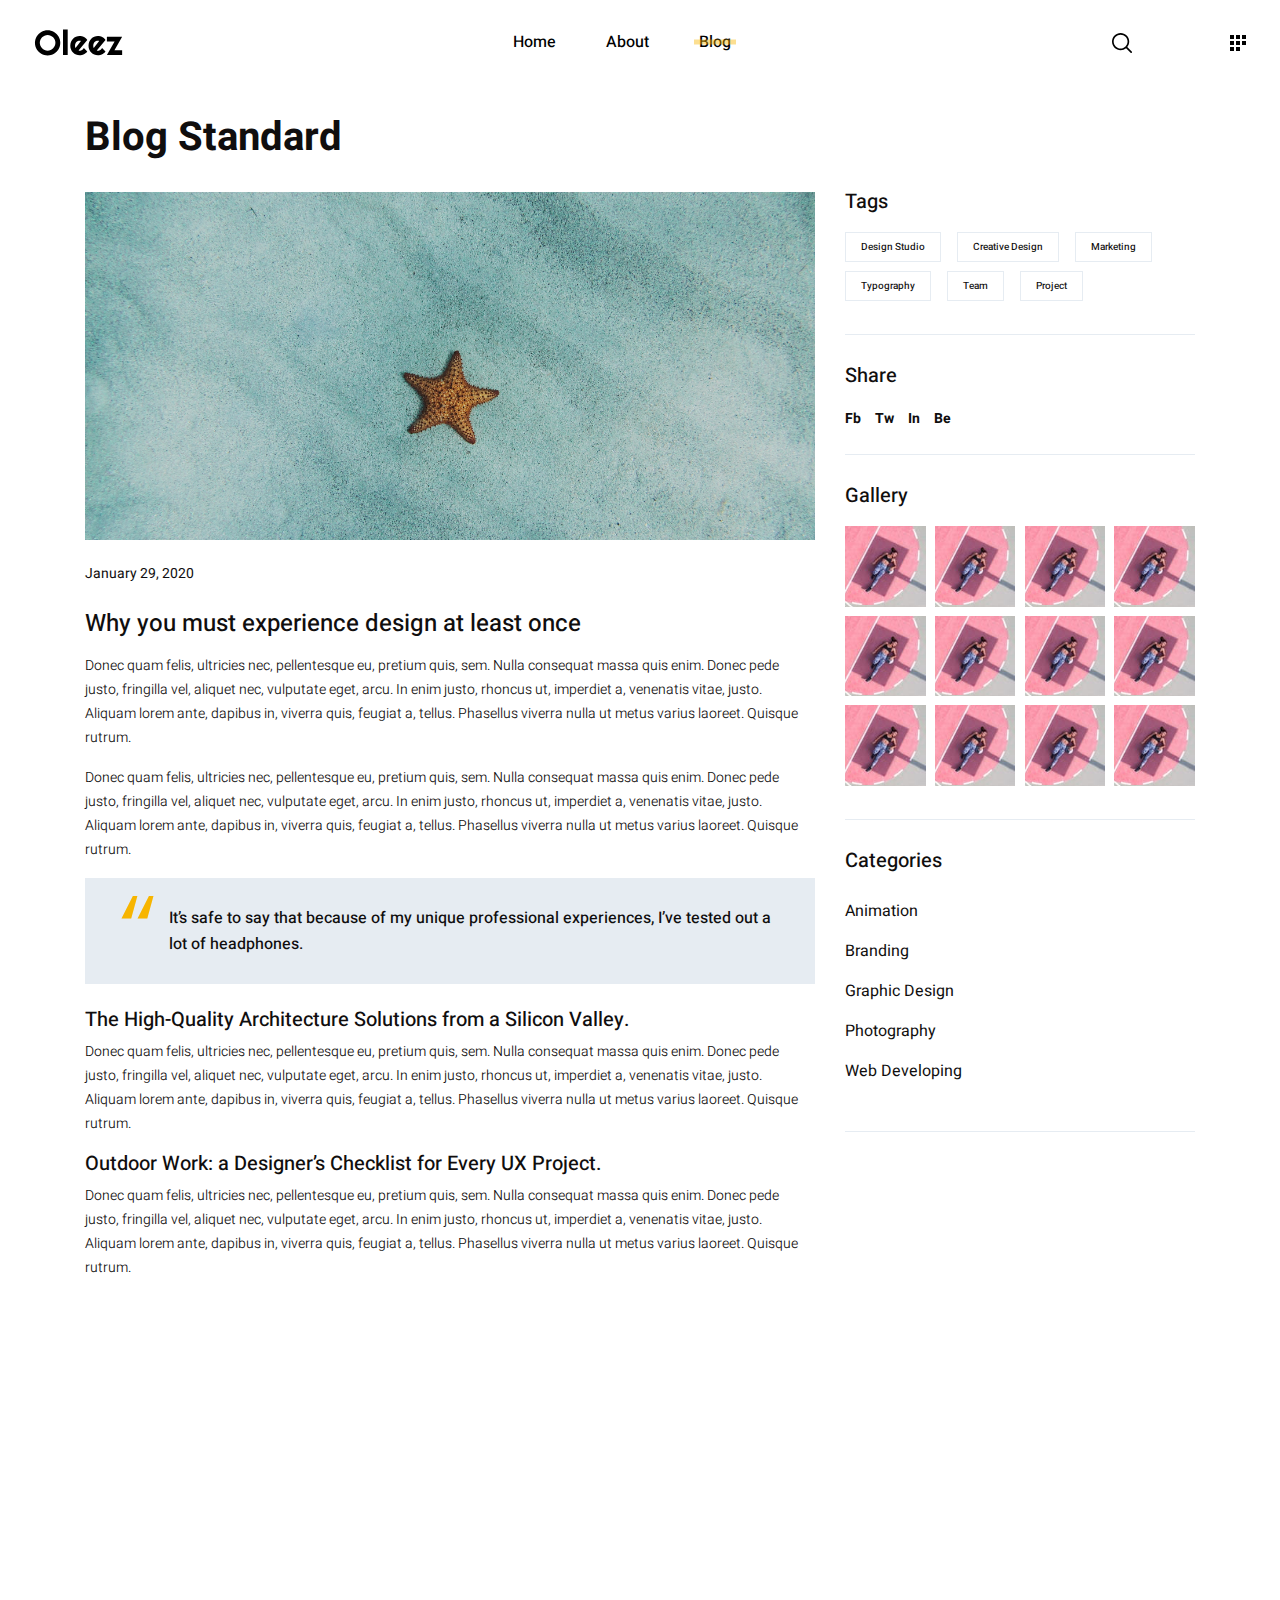
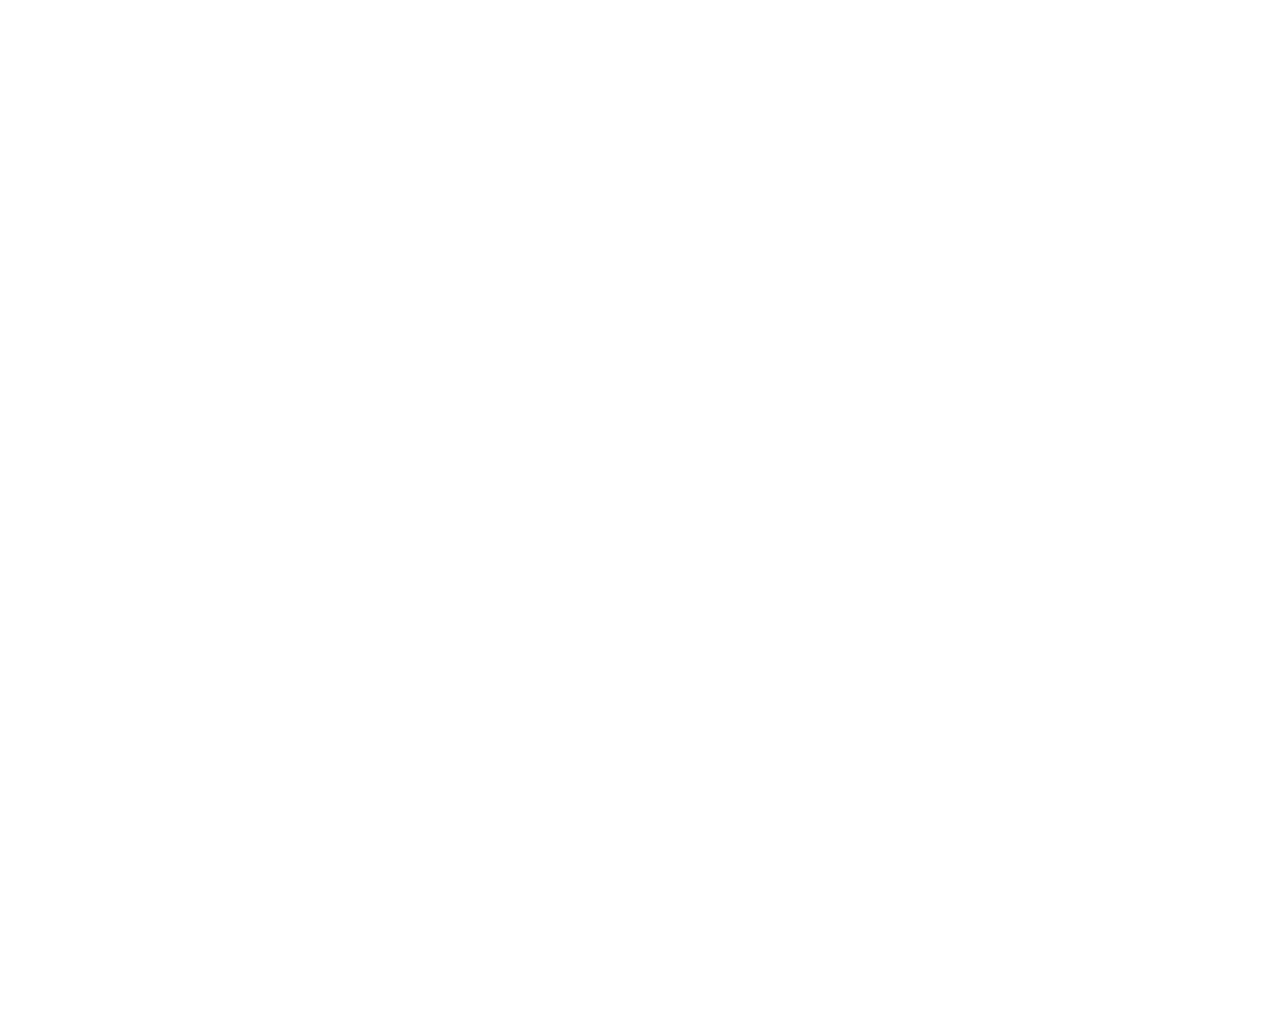
<file: blog-single.html>
<!DOCTYPE html>
<html lang="en">

<head>
    <meta charset="UTF-8">
    <meta name="viewport" content="width=device-width, initial-scale=1.0">
    <meta http-equiv="X-UA-Compatible" content="ie=edge">
    <title>Oleez :: Blog Post</title>
    <link rel="stylesheet" href="css/animate.min.css">
    <link rel="stylesheet" href="css/jquery.fancybox.min.css">
    <link rel="stylesheet" href="css/style.css">
    <script src="js/jquery.min.js"></script>
    <script src="js/loader.js"></script>
</head>

<body>
    <div class="oleez-loader"></div>
    <header class="oleez-header">
        <nav class="navbar navbar-expand-lg navbar-light">
            <a class="navbar-brand" href="index.html"><img src="img/Logo_2.svg" alt="Oleez"></a>
            <ul class="nav nav-actions d-lg-none ml-auto">
                <li class="nav-item active">
                    <a class="nav-link" href="#!" data-toggle="searchModal">
                        <img src="img/search.svg" alt="search">
                    </a>
                </li>
               
                <li class="nav-item">
                    <a class="nav-link" href="#!" data-toggle="offCanvasMenu">
                        <img src="img/social icon@2x.svg" alt="social-nav-toggle">
                    </a>
                </li>
            </ul>
            <button class="navbar-toggler d-lg-none" type="button" data-toggle="collapse" data-target="#oleezMainNav" aria-controls="oleezMainNav" aria-expanded="false" aria-label="Toggle navigation">
                <span class="navbar-toggler-icon"></span>
            </button>
            <div class="collapse navbar-collapse" id="oleezMainNav">
                <ul class="navbar-nav mx-auto mt-2 mt-lg-0">
                    <li class="nav-item ">
                        <a class="nav-link" href="index.html">Home <span class="sr-only">(current)</span></a>
                    </li>
                    <li class="nav-item">
                        <a class="nav-link" href="about.html">About</a>
                    </li>
                    
                    <li class="nav-item dropdown active">
                        <a class="nav-link dropdown-toggle" href="#!" id="blogDropdown" data-toggle="dropdown" aria-haspopup="true" aria-expanded="false">Blog</a>
                        <div class="dropdown-menu" aria-labelledby="blogDropdown">
                            <a class="dropdown-item" href="blog-standard.html">Blog Standard</a>
                            <a class="dropdown-item" href="blog-grid.html">Blog grid</a>
                            <a class="dropdown-item" href="blog-single.html">Blog Post</a>
                        </div>
                    </li>
                </ul>
                <ul class="navbar-nav d-none d-lg-flex">
                    <li class="nav-item active">
                        <a class="nav-link nav-link-btn" href="#!" data-toggle="searchModal">
                            <img src="img/search.svg" alt="search">
                        </a>
                    </li>
                    
                    <li class="nav-item ml-5">
                        <a class="nav-link pr-0 nav-link-btn" href="#!" data-toggle="offCanvasMenu">
                            <img src="img/social icon@2x.svg" alt="social-nav-toggle">
                        </a>
                    </li>
                </ul>
            </div>
        </nav>
    </header>

    <main class="blog-post-single">
        <div class="container">
            <h1 class="post-title wow fadeInUp">Blog Standard</h1>
            <div class="row">
                <div class="col-md-8 blog-post-wrapper">
                    <div class="post-header wow fadeInUp">
                        <img src="img/Blog_single/Blog_single@2x.jpg" alt="blog post" class="post-featured-image">
                        <p class="post-date">January 29, 2020</p>
                    </div>
                    <div class="post-content wow fadeInUp">
                        <h4>Why you must experience design at least once</h4>
                        <p>Donec quam felis, ultricies nec, pellentesque eu, pretium quis, sem. Nulla consequat massa quis enim. Donec pede justo, fringilla vel, aliquet nec, vulputate eget, arcu. In enim justo, rhoncus ut, imperdiet a, venenatis vitae, justo. Aliquam lorem ante, dapibus in, viverra quis, feugiat a, tellus. Phasellus viverra nulla ut metus varius laoreet. Quisque rutrum.</p>
                        <p>Donec quam felis, ultricies nec, pellentesque eu, pretium quis, sem. Nulla consequat massa quis enim. Donec pede justo, fringilla vel, aliquet nec, vulputate eget, arcu. In enim justo, rhoncus ut, imperdiet a, venenatis vitae, justo. Aliquam lorem ante, dapibus in, viverra quis, feugiat a, tellus. Phasellus viverra nulla ut metus varius laoreet. Quisque rutrum.</p>
                        <blockquote class="blockquote wow fadeInUp">
                            <p>It’s safe to say that because of my unique professional experiences, I’ve tested out a lot of headphones.</p>
                        </blockquote>
                        <h5>The High-Quality Architecture Solutions from a Silicon Valley.</h4>
                        <p>Donec quam felis, ultricies nec, pellentesque eu, pretium quis, sem. Nulla consequat massa quis enim. Donec pede justo, fringilla vel, aliquet nec, vulputate eget, arcu. In enim justo, rhoncus ut, imperdiet a, venenatis vitae, justo. Aliquam lorem ante, dapibus in, viverra quis, feugiat a, tellus. Phasellus viverra nulla ut metus varius laoreet. Quisque rutrum.</p>
                        <h5>Outdoor Work: a Designer’s Checklist for Every UX Project.</h4>
                        <p>Donec quam felis, ultricies nec, pellentesque eu, pretium quis, sem. Nulla consequat massa quis enim. Donec pede justo, fringilla vel, aliquet nec, vulputate eget, arcu. In enim justo, rhoncus ut, imperdiet a, venenatis vitae, justo. Aliquam lorem ante, dapibus in, viverra quis, feugiat a, tellus. Phasellus viverra nulla ut metus varius laoreet. Quisque rutrum.</p>
                    </div>
                    <div class="post-tags wow fadeInUp">
                        <a href="#!" class="post-tag">Design Studio</a>
                        <a href="#!" class="post-tag">Creative Design</a>
                    </div>
                    <div class="post-navigation wow fadeInUp">
                        <button class="btn prev-post"> Prev Post</button>
                        <button class="btn next-post"> Next Post</button>
                    </div>
                    <div class="comment-section wow fadeInUp">
                        <h5 class="section-title">Leave a Reply</h5>
                        <form action="POST" class="oleez-comment-form">
                            <div class="row">
                                <div class="form-group col-md-6">
                                    <input type="text" class="oleez-input" id="fullName" name="fullName" required>
                                    <label for="fullName">*Full name</label>
                                </div>
                                <div class="form-group col-md-6">
                                    <input type="email" class="oleez-input" id="fullName" name="email" required>
                                    <label for="email">*Email</label>
                                </div>
                            </div>
                            <div class="row">
                                <div class="form-group col-12">
                                    <label for="message">*Message</label>
                                    <textarea name="message" id="message" rows="10" class="oleez-textarea" required></textarea>
                                </div>
                            </div>
                            <div class="row">
                                <div class="col-12">
                                    <button type="submit" class="btn btn-submit">Send</button>
                                </div>
                            </div>
                        </form>
                    </div>
                </div>
                <div class="col-md-4">
                    <div class="sidebar-widget wow fadeInUp">
                        <h5 class="widget-title">Tags</h5>
                        <div class="widget-content">
                            <a href="#!" class="post-tag">Design Studio</a>
                            <a href="#!" class="post-tag">Creative Design</a>
                            <a href="#!" class="post-tag">Marketing</a>
                            <a href="#!" class="post-tag">Typography</a>
                            <a href="#!" class="post-tag">Team</a>
                            <a href="#!" class="post-tag">Project</a>
                        </div>
                    </div>
                    <div class="sidebar-widget wow fadeInUp">
                        <h5 class="widget-title">Share</h5>
                        <div class="widget-content">
                            <nav class="social-links">
                                <a href="#!">Fb</a>
                                <a href="#!">Tw</a>
                                <a href="#!">In</a>
                                <a href="#!">Be</a>
                            </nav>
                        </div>
                    </div>
                    <div class="sidebar-widget wow fadeInUp">
                        <h5 class="widget-title">Gallery</h5>
                        <div class="widget-content">
                            <div class="gallery">
                                <a href="img/Blogstandard/Blogstandard_@2x.jpg" class="gallery-grid-item" data-fancybox="widget-gallery">
                                    <img src="img/Blogstandard/Blogstandard_@2x.jpg" alt="gallery item">
                                </a>
                                <a href="img/Blogstandard/Blogstandard_@2x.jpg" class="gallery-grid-item" data-fancybox="widget-gallery">
                                    <img src="img/Blogstandard/Blogstandard_@2x.jpg" alt="gallery item">
                                </a>
                                <a href="img/Blogstandard/Blogstandard_@2x.jpg" class="gallery-grid-item" data-fancybox="widget-gallery">
                                    <img src="img/Blogstandard/Blogstandard_@2x.jpg" alt="gallery item">
                                </a>
                                <a href="img/Blogstandard/Blogstandard_@2x.jpg" class="gallery-grid-item" data-fancybox="widget-gallery">
                                    <img src="img/Blogstandard/Blogstandard_@2x.jpg" alt="gallery item">
                                </a>
                                <a href="img/Blogstandard/Blogstandard_@2x.jpg" class="gallery-grid-item" data-fancybox="widget-gallery">
                                    <img src="img/Blogstandard/Blogstandard_@2x.jpg" alt="gallery item">
                                </a>
                                <a href="img/Blogstandard/Blogstandard_@2x.jpg" class="gallery-grid-item" data-fancybox="widget-gallery">
                                    <img src="img/Blogstandard/Blogstandard_@2x.jpg" alt="gallery item">
                                </a>
                                <a href="img/Blogstandard/Blogstandard_@2x.jpg" class="gallery-grid-item" data-fancybox="widget-gallery">
                                    <img src="img/Blogstandard/Blogstandard_@2x.jpg" alt="gallery item">
                                </a>
                                <a href="img/Blogstandard/Blogstandard_@2x.jpg" class="gallery-grid-item" data-fancybox="widget-gallery">
                                    <img src="img/Blogstandard/Blogstandard_@2x.jpg" alt="gallery item">
                                </a>
                                <a href="img/Blogstandard/Blogstandard_@2x.jpg" class="gallery-grid-item" data-fancybox="widget-gallery">
                                    <img src="img/Blogstandard/Blogstandard_@2x.jpg" alt="gallery item">
                                </a>
                                <a href="img/Blogstandard/Blogstandard_@2x.jpg" class="gallery-grid-item" data-fancybox="widget-gallery">
                                    <img src="img/Blogstandard/Blogstandard_@2x.jpg" alt="gallery item">
                                </a>
                                <a href="img/Blogstandard/Blogstandard_@2x.jpg" class="gallery-grid-item" data-fancybox="widget-gallery">
                                    <img src="img/Blogstandard/Blogstandard_@2x.jpg" alt="gallery item">
                                </a>
                                <a href="img/Blogstandard/Blogstandard_@2x.jpg" class="gallery-grid-item" data-fancybox="widget-gallery">
                                    <img src="img/Blogstandard/Blogstandard_@2x.jpg" alt="gallery item">
                                </a>
                            </div>
                        </div>
                    </div>
                    <div class="sidebar-widget wow fadeInUp">
                        <h5 class="widget-title">Categories</h5>
                        <div class="widget-content">
                            <ul class="category-list">
                                <li><a href="#!">Animation</a></li>
                                <li><a href="#!">Branding</a></li>
                                <li><a href="#!">Graphic Design</a></li>
                                <li><a href="#!">Photography</a></li>
                                <li><a href="#!">Web Developing</a></li>
                            </ul>
                        </div>
                    </div>
                </div>
            </div>
        </div>
    </main>
    
    <footer class="oleez-footer wow fadeInUp">
        <div class="container">
            <div class="footer-content">
                <div class="row">
                    <div class="col-md-6">
                        <img src="img/Logo_1.svg" alt="oleez" class="footer-logo">
                        <p class="footer-intro-text">Don't be shy, get in touch with us and create the world again!</p>
                        <nav class="footer-social-links">
                            <a href="#!">Fb</a>
                            <a href="#!">Tw</a>
                            <a href="#!">In</a>
                            <a href="#!">Be</a>
                        </nav>
                    </div>
                    <div class="col-md-6">
                        <div class="row">
                            <div class="col-md-6 footer-widget-text">
                                <h6 class="widget-title">PHONE</h6>
                                <p class="widget-content">+80 (0)5 12 34 95 89</p>
                            </div>
                            <div class="col-md-6 footer-widget-text">
                                <h6 class="widget-title">ENQUIRUES</h6>
                                <p class="widget-content">info@oleez.site</p>
                            </div>
                            <div class="col-md-6 footer-widget-text">
                                <h6 class="widget-title">ADDRESS</h6>
                                <p class="widget-content">33 rue Burdeau 69089 <br> Paris France</p>
                            </div>
                            <div class="col-md-6 footer-widget-text">
                                <h6 class="widget-title">WORK HOURS</h6>
                                <p class="widget-content">Weekdays: 09:00 - 18:00 <br> Weekends: 11:00 - 17:00</p>
                            </div>
                        </div>
                    </div>
                </div>
            </div>
            <div class="footer-text">
                <p class="mb-md-0">©  2020, oleez Theme. Made with passion by <a href="https://www.bootstrapdash.com" target="_blank" rel="noopener noreferrer" class="text-reset">BootstrapDash</a>.</p>
                <p class="mb-0">All right reserved.</p>
            </div>
        </div>
    </footer>

    <!-- Modals -->
    <!-- Off canvas social menu -->
    <nav id="offCanvasMenu" class="off-canvas-menu">
        <button type="button" class="close" aria-label="Close" data-dismiss="offCanvasMenu">
            <span aria-hidden="true">&times;</span>
        </button>
        <ul class="oleez-social-menu">
            <li>
                <a href="#!" class="oleez-social-menu-link">Facebook</a>
            </li>
            <li>
                <a href="#!" class="oleez-social-menu-link">Instagram</a>
            </li>
            <li>
                <a href="#!" class="oleez-social-menu-link">Behance</a>
            </li>
            <li>
                <a href="#!" class="oleez-social-menu-link">Dribbble</a>
            </li>
            <li>
                <a href="#!" class="oleez-social-menu-link">Email</a>
            </li>
        </ul>
    </nav>
    <!-- Full screen search box -->
    <div id="searchModal" class="search-modal">
        <button type="button" class="close" aria-label="Close" data-dismiss="searchModal">
            <span aria-hidden="true">&times;</span>
        </button>
        <form action="index.html" method="get" class="oleez-overlay-search-form">
            <label for="search" class="sr-only">Search</label>
            <input type="search" class="oleez-overlay-search-input" id="search" name="search" placeholder="Search here">
        </form>
    </div>
    <script src="js/popper.min.js"></script>
    <script src="js/wow.min.js"></script>
    <script src="/js/bootstrap.min.js"></script>
    <script src="js/jquery.fancybox.min.js"></script>
    <script src="/js/main.js"></script>
    <script>
        new WOW().init();
    </script>
</body>


</html>
</file>
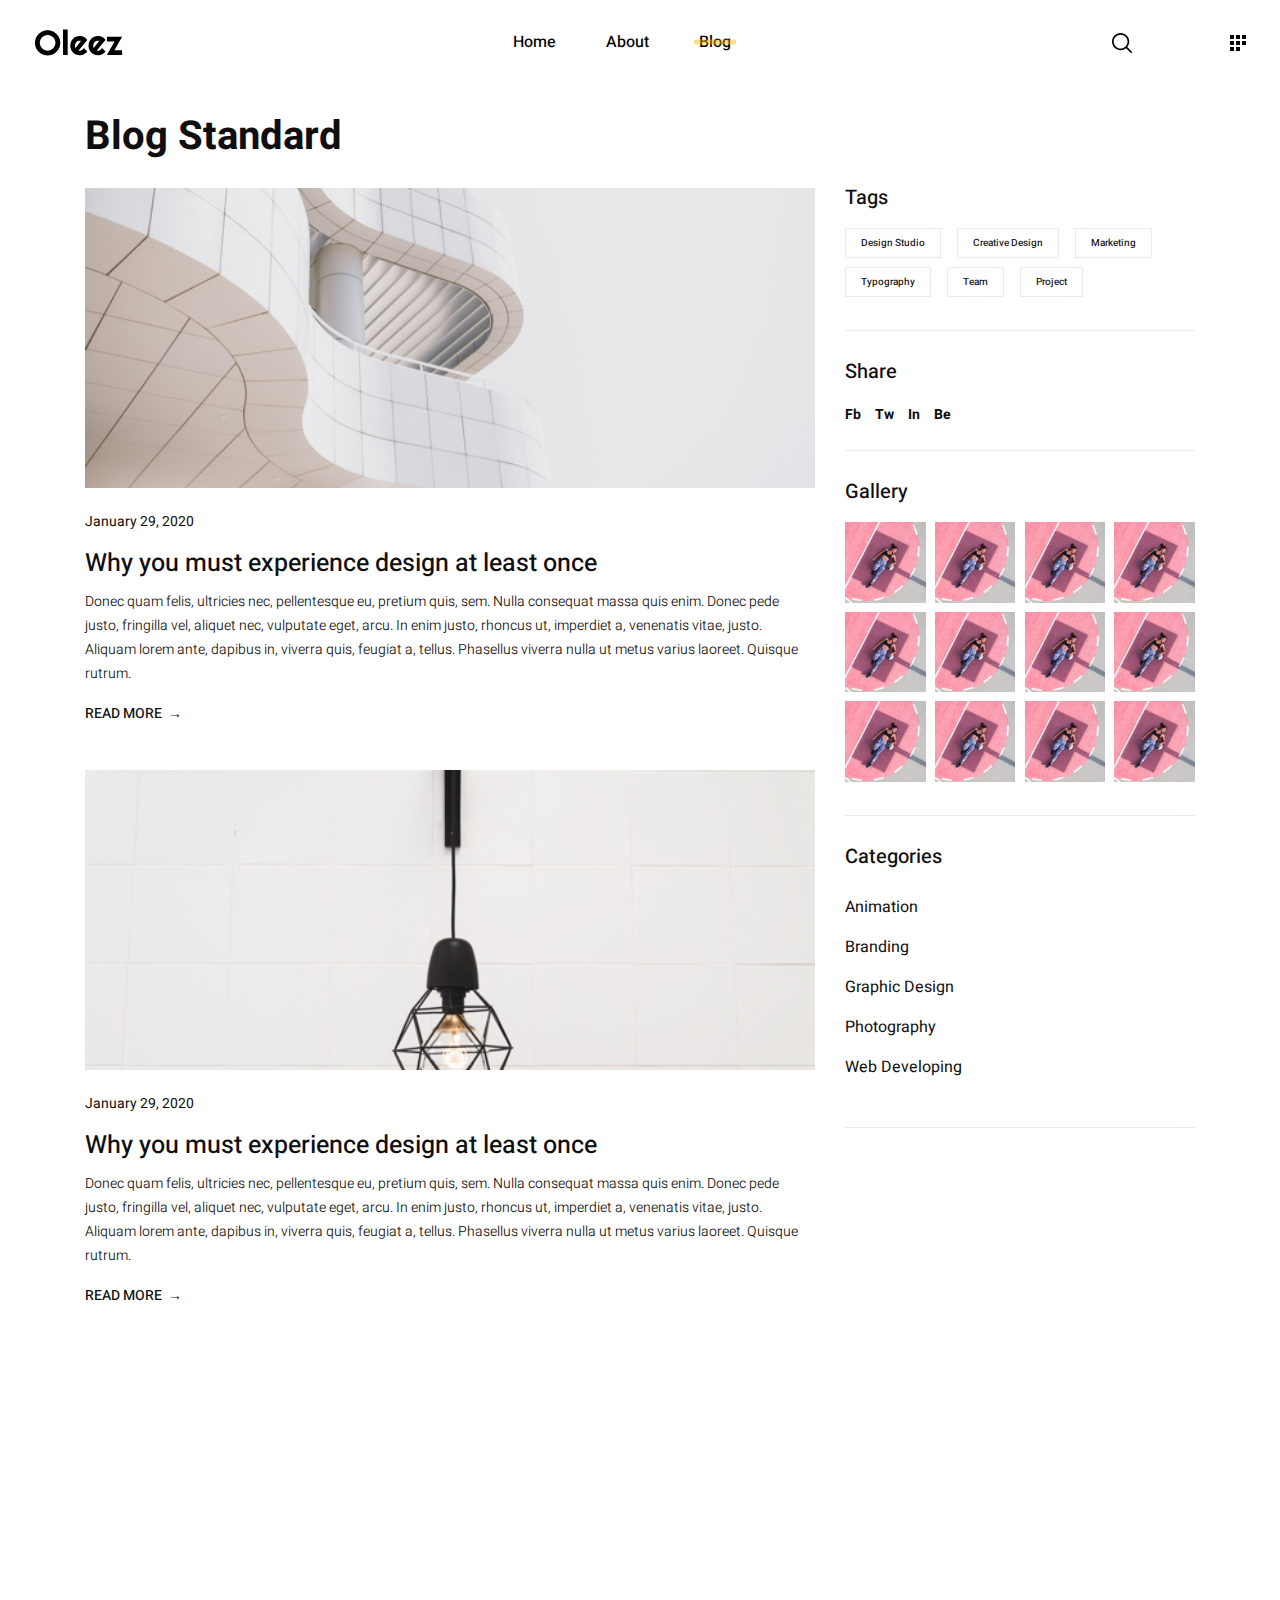
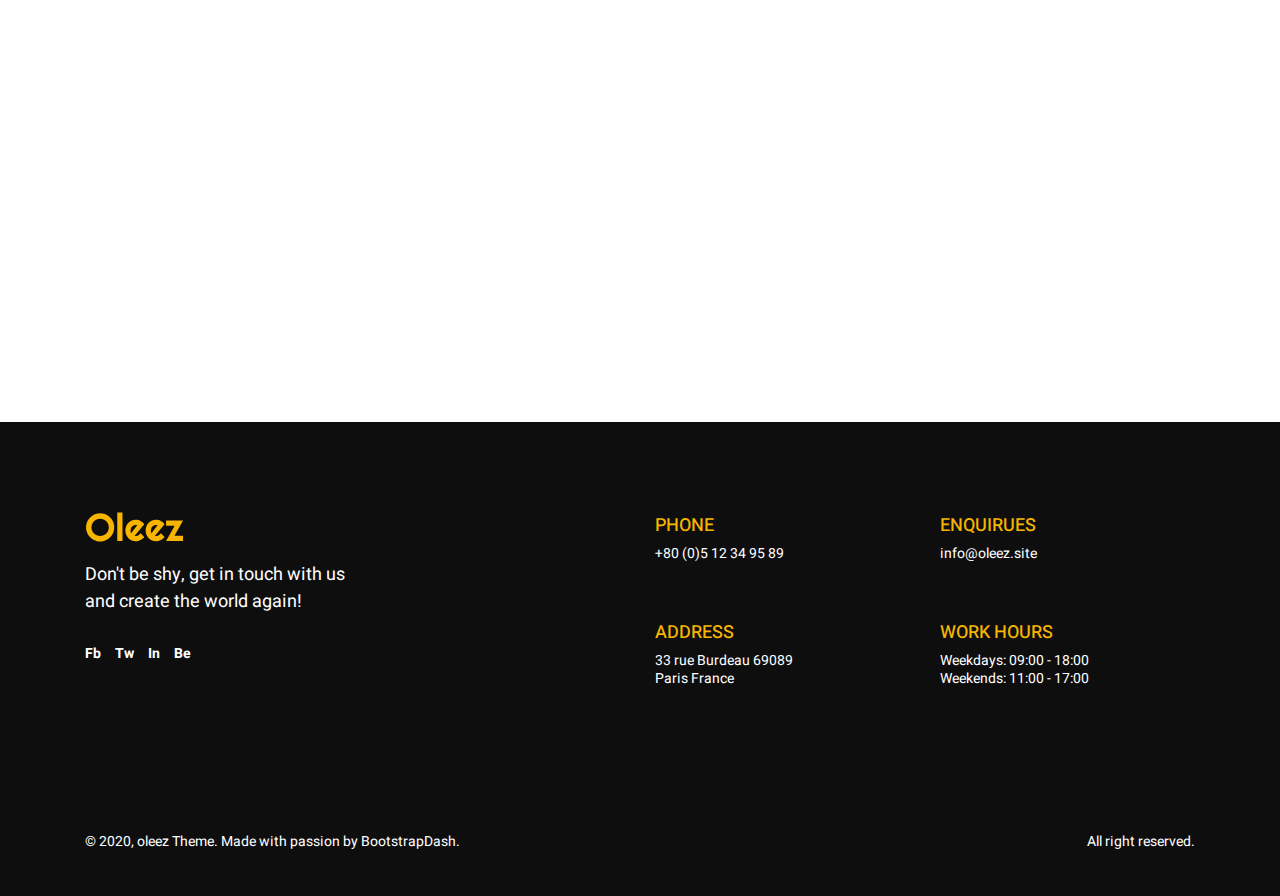
<file: blog-standard.html>
<!DOCTYPE html>
<html lang="en">

<head>
    <meta charset="UTF-8">
    <meta name="viewport" content="width=device-width, initial-scale=1.0">
    <meta http-equiv="X-UA-Compatible" content="ie=edge">
    <title>Oleez :: Blog Standard</title>
    <link rel="stylesheet" href="/css/animate.min.css">
    <link rel="stylesheet" href="css/jquery.fancybox.min.css">
    <link rel="stylesheet" href="css/style.css">
    <script src="js/jquery.min.js"></script>
    <script src="js/loader.js"></script>
</head>

<body>
    <div class="oleez-loader"></div>
    <header class="oleez-header">
        <nav class="navbar navbar-expand-lg navbar-light">
            <a class="navbar-brand" href="index.html"><img src="img/Logo_2.svg" alt="Oleez"></a>
            <ul class="nav nav-actions d-lg-none ml-auto">
                <li class="nav-item active">
                    <a class="nav-link" href="#!" data-toggle="searchModal">
                        <img src="img/search.svg" alt="search">
                    </a>
                </li>
                
                <li class="nav-item">
                    <a class="nav-link" href="#!" data-toggle="offCanvasMenu">
                        <img src="img/social icon@2x.svg" alt="social-nav-toggle">
                    </a>
                </li>
            </ul>
            <button class="navbar-toggler d-lg-none" type="button" data-toggle="collapse" data-target="#oleezMainNav" aria-controls="oleezMainNav" aria-expanded="false" aria-label="Toggle navigation">
                <span class="navbar-toggler-icon"></span>
            </button>
            <div class="collapse navbar-collapse" id="oleezMainNav">
                <ul class="navbar-nav mx-auto mt-2 mt-lg-0">
                    <li class="nav-item ">
                        <a class="nav-link" href="index.html">Home <span class="sr-only">(current)</span></a>
                    </li>
                    <li class="nav-item">
                        <a class="nav-link" href="about.html">About</a>
                    </li>
                    
                    <li class="nav-item dropdown active">
                        <a class="nav-link dropdown-toggle" href="#!" id="blogDropdown" data-toggle="dropdown" aria-haspopup="true" aria-expanded="false">Blog</a>
                        <div class="dropdown-menu" aria-labelledby="blogDropdown">
                            <a class="dropdown-item" href="blog-standard.html">Blog Standard</a>
                            <a class="dropdown-item" href="blog-grid.html">Blog grid</a>
                            <a class="dropdown-item" href="blog-single.html">Blog Post</a>
                        </div>
                    </li>
                </ul>
                <ul class="navbar-nav d-none d-lg-flex">
                    <li class="nav-item active">
                        <a class="nav-link nav-link-btn" href="#!" data-toggle="searchModal">
                            <img src="img/search.svg" alt="search">
                        </a>
                    </li>
                    
                    <li class="nav-item ml-5">
                        <a class="nav-link pr-0 nav-link-btn" href="#!" data-toggle="offCanvasMenu">
                            <img src="img/social icon@2x.svg" alt="social-nav-toggle">
                        </a>
                    </li>
                </ul>
            </div>
        </nav>
    </header>

    <main class="blog-standard">
        <div class="container">
            <h1 class="oleez-page-title wow fadeInUp">Blog Standard</h1>
            <div class="row">
                    <div class="col-md-8">
                        <article class="blog-post wow fadeInUp">
                            <img src="img/Standard_list_blog/Standard_1@2x.jpg" alt="blog post" class="post-thumbnail">
                            <p class="post-date">January 29, 2020</p>
                            <h4 class="post-title">Why you must experience design at least once</h4>
                            <p class="post-excerpt">Donec quam felis, ultricies nec, pellentesque eu, pretium quis, sem. Nulla consequat massa quis enim. Donec pede justo, fringilla vel, aliquet nec, vulputate eget, arcu. In enim justo, rhoncus ut, imperdiet a, venenatis vitae, justo. Aliquam lorem ante, dapibus in, viverra quis, feugiat a, tellus. Phasellus viverra nulla ut metus varius laoreet. Quisque rutrum.</p>
                            <a href="#!" class="post-permalink">READ MORE</a>
                        </article>
                        <article class="blog-post wow fadeInUp">
                            <img src="img/Standard_list_blog/Standard_2@2x.jpg" alt="blog post" class="post-thumbnail">
                            <p class="post-date">January 29, 2020</p>
                            <h4 class="post-title">Why you must experience design at least once</h4>
                            <p class="post-excerpt">Donec quam felis, ultricies nec, pellentesque eu, pretium quis, sem. Nulla consequat massa quis enim. Donec pede justo, fringilla vel, aliquet nec, vulputate eget, arcu. In enim justo, rhoncus ut, imperdiet a, venenatis vitae, justo. Aliquam lorem ante, dapibus in, viverra quis, feugiat a, tellus. Phasellus viverra nulla ut metus varius laoreet. Quisque rutrum.</p>
                            <a href="#!" class="post-permalink">READ MORE</a>
                        </article>
                        <article class="blog-post wow fadeInUp">
                            <img src="img/Standard_list_blog/Standard_3@2x.jpg" alt="blog post" class="post-thumbnail">
                            <p class="post-date">January 29, 2020</p>
                            <h4 class="post-title">Why you must experience design at least once</h4>
                            <p class="post-excerpt">Donec quam felis, ultricies nec, pellentesque eu, pretium quis, sem. Nulla consequat massa quis enim. Donec pede justo, fringilla vel, aliquet nec, vulputate eget, arcu. In enim justo, rhoncus ut, imperdiet a, venenatis vitae, justo. Aliquam lorem ante, dapibus in, viverra quis, feugiat a, tellus. Phasellus viverra nulla ut metus varius laoreet. Quisque rutrum.</p>
                            <a href="#!" class="post-permalink">READ MORE</a>
                        </article>
                        <nav class="oleez-pagination wow fadeInUp">
                            <a href="#!" class="active">01</a>
                            <a href="#!">02</a>
                            <a href="#!">03</a>
                            <a href="#!" class="next">&rarr;</a>
                        </nav>
                    </div>
                    <div class="col-md-4">
                        <div class="sidebar-widget wow fadeInUp">
                            <h5 class="widget-title">Tags</h5>
                            <div class="widget-content">
                                <a href="#!" class="post-tag">Design Studio</a>
                                <a href="#!" class="post-tag">Creative Design</a>
                                <a href="#!" class="post-tag">Marketing</a>
                                <a href="#!" class="post-tag">Typography</a>
                                <a href="#!" class="post-tag">Team</a>
                                <a href="#!" class="post-tag">Project</a>
                            </div>
                        </div>
                        <div class="sidebar-widget wow fadeInUp">
                            <h5 class="widget-title">Share</h5>
                            <div class="widget-content">
                                <nav class="social-links">
                                    <a href="#!">Fb</a>
                                    <a href="#!">Tw</a>
                                    <a href="#!">In</a>
                                    <a href="#!">Be</a>
                                </nav>
                            </div>
                        </div>
                        <div class="sidebar-widget wow fadeInUp">
                            <h5 class="widget-title">Gallery</h5>
                            <div class="widget-content">
                                <div class="gallery">
                                    <a href="img/Blogstandard/Blogstandard_@2x.jpg" class="gallery-grid-item" data-fancybox="widget-gallery">
                                        <img src="img/Blogstandard/Blogstandard_@2x.jpg" alt="gallery item">
                                    </a>
                                    <a href="img/Blogstandard/Blogstandard_@2x.jpg" class="gallery-grid-item" data-fancybox="widget-gallery">
                                        <img src="img/Blogstandard/Blogstandard_@2x.jpg" alt="gallery item">
                                    </a>
                                    <a href="img/Blogstandard/Blogstandard_@2x.jpg" class="gallery-grid-item" data-fancybox="widget-gallery">
                                        <img src="img/Blogstandard/Blogstandard_@2x.jpg" alt="gallery item">
                                    </a>
                                    <a href="img/Blogstandard/Blogstandard_@2x.jpg" class="gallery-grid-item" data-fancybox="widget-gallery">
                                        <img src="img/Blogstandard/Blogstandard_@2x.jpg" alt="gallery item">
                                    </a>
                                    <a href="img/Blogstandard/Blogstandard_@2x.jpg" class="gallery-grid-item" data-fancybox="widget-gallery">
                                        <img src="img/Blogstandard/Blogstandard_@2x.jpg" alt="gallery item">
                                    </a>
                                    <a href="img/Blogstandard/Blogstandard_@2x.jpg" class="gallery-grid-item" data-fancybox="widget-gallery">
                                        <img src="img/Blogstandard/Blogstandard_@2x.jpg" alt="gallery item">
                                    </a>
                                    <a href="img/Blogstandard/Blogstandard_@2x.jpg" class="gallery-grid-item" data-fancybox="widget-gallery">
                                        <img src="img/Blogstandard/Blogstandard_@2x.jpg" alt="gallery item">
                                    </a>
                                    <a href="img/Blogstandard/Blogstandard_@2x.jpg" class="gallery-grid-item" data-fancybox="widget-gallery">
                                        <img src="img/Blogstandard/Blogstandard_@2x.jpg" alt="gallery item">
                                    </a>
                                    <a href="img/Blogstandard/Blogstandard_@2x.jpg" class="gallery-grid-item" data-fancybox="widget-gallery">
                                        <img src="img/Blogstandard/Blogstandard_@2x.jpg" alt="gallery item">
                                    </a>
                                    <a href="img/Blogstandard/Blogstandard_@2x.jpg" class="gallery-grid-item" data-fancybox="widget-gallery">
                                        <img src="img/Blogstandard/Blogstandard_@2x.jpg" alt="gallery item">
                                    </a>
                                    <a href="img/Blogstandard/Blogstandard_@2x.jpg" class="gallery-grid-item" data-fancybox="widget-gallery">
                                        <img src="img/Blogstandard/Blogstandard_@2x.jpg" alt="gallery item">
                                    </a>
                                    <a href="img/Blogstandard/Blogstandard_@2x.jpg" class="gallery-grid-item" data-fancybox="widget-gallery">
                                        <img src="img/Blogstandard/Blogstandard_@2x.jpg" alt="gallery item">
                                    </a>
                                </div>
                            </div>
                        </div>
                        <div class="sidebar-widget wow fadeInUp">
                            <h5 class="widget-title">Categories</h5>
                            <div class="widget-content">
                                <ul class="category-list">
                                    <li><a href="#!">Animation</a></li>
                                    <li><a href="#!">Branding</a></li>
                                    <li><a href="#!">Graphic Design</a></li>
                                    <li><a href="#!">Photography</a></li>
                                    <li><a href="#!">Web Developing</a></li>
                                </ul>
                            </div>
                        </div>
                    </div>
                </div>
        </div>
    </main>
    
    <footer class="oleez-footer">
        <div class="container">
            <div class="footer-content">
                <div class="row">
                    <div class="col-md-6">
                        <img src="img/Logo_1.svg" alt="oleez" class="footer-logo">
                        <p class="footer-intro-text">Don't be shy, get in touch with us and create the world again!</p>
                        <nav class="footer-social-links">
                            <a href="#!">Fb</a>
                            <a href="#!">Tw</a>
                            <a href="#!">In</a>
                            <a href="#!">Be</a>
                        </nav>
                    </div>
                    <div class="col-md-6">
                        <div class="row">
                            <div class="col-md-6 footer-widget-text">
                                <h6 class="widget-title">PHONE</h6>
                                <p class="widget-content">+80 (0)5 12 34 95 89</p>
                            </div>
                            <div class="col-md-6 footer-widget-text">
                                <h6 class="widget-title">ENQUIRUES</h6>
                                <p class="widget-content">info@oleez.site</p>
                            </div>
                            <div class="col-md-6 footer-widget-text">
                                <h6 class="widget-title">ADDRESS</h6>
                                <p class="widget-content">33 rue Burdeau 69089 <br> Paris France</p>
                            </div>
                            <div class="col-md-6 footer-widget-text">
                                <h6 class="widget-title">WORK HOURS</h6>
                                <p class="widget-content">Weekdays: 09:00 - 18:00 <br> Weekends: 11:00 - 17:00</p>
                            </div>
                        </div>
                    </div>
                </div>
            </div>
            <div class="footer-text">
                <p class="mb-md-0">©  2020, oleez Theme. Made with passion by <a href="https://www.bootstrapdash.com" target="_blank" rel="noopener noreferrer" class="text-reset">BootstrapDash</a>.</p>
                <p class="mb-0">All right reserved.</p>
            </div>
        </div>
    </footer>

    <!-- Modals -->
    <!-- Off canvas social menu -->
    <nav id="offCanvasMenu" class="off-canvas-menu">
        <button type="button" class="close" aria-label="Close" data-dismiss="offCanvasMenu">
            <span aria-hidden="true">&times;</span>
        </button>
        <ul class="oleez-social-menu">
            <li>
                <a href="#!" class="oleez-social-menu-link">Facebook</a>
            </li>
            <li>
                <a href="#!" class="oleez-social-menu-link">Instagram</a>
            </li>
            <li>
                <a href="#!" class="oleez-social-menu-link">Behance</a>
            </li>
            <li>
                <a href="#!" class="oleez-social-menu-link">Dribbble</a>
            </li>
            <li>
                <a href="#!" class="oleez-social-menu-link">Email</a>
            </li>
        </ul>
    </nav>
    <!-- Full screen search box -->
    <div id="searchModal" class="search-modal">
        <button type="button" class="close" aria-label="Close" data-dismiss="searchModal">
            <span aria-hidden="true">&times;</span>
        </button>
        <form action="index.html" method="get" class="oleez-overlay-search-form">
            <label for="search" class="sr-only">Search</label>
            <input type="search" class="oleez-overlay-search-input" id="search" name="search" placeholder="Search here">
        </form>
    </div>
    <script src="js/popper.min.js"></script>
    <script src="js/wow.min.js"></script>
    <script src="js/bootstrap.min.js"></script>
    <script src="js/jquery.fancybox.min.js"></script>
    <script src="/js/main.js"></script>
    <script>
        new WOW().init();
    </script>
</body>


</html>
</file>
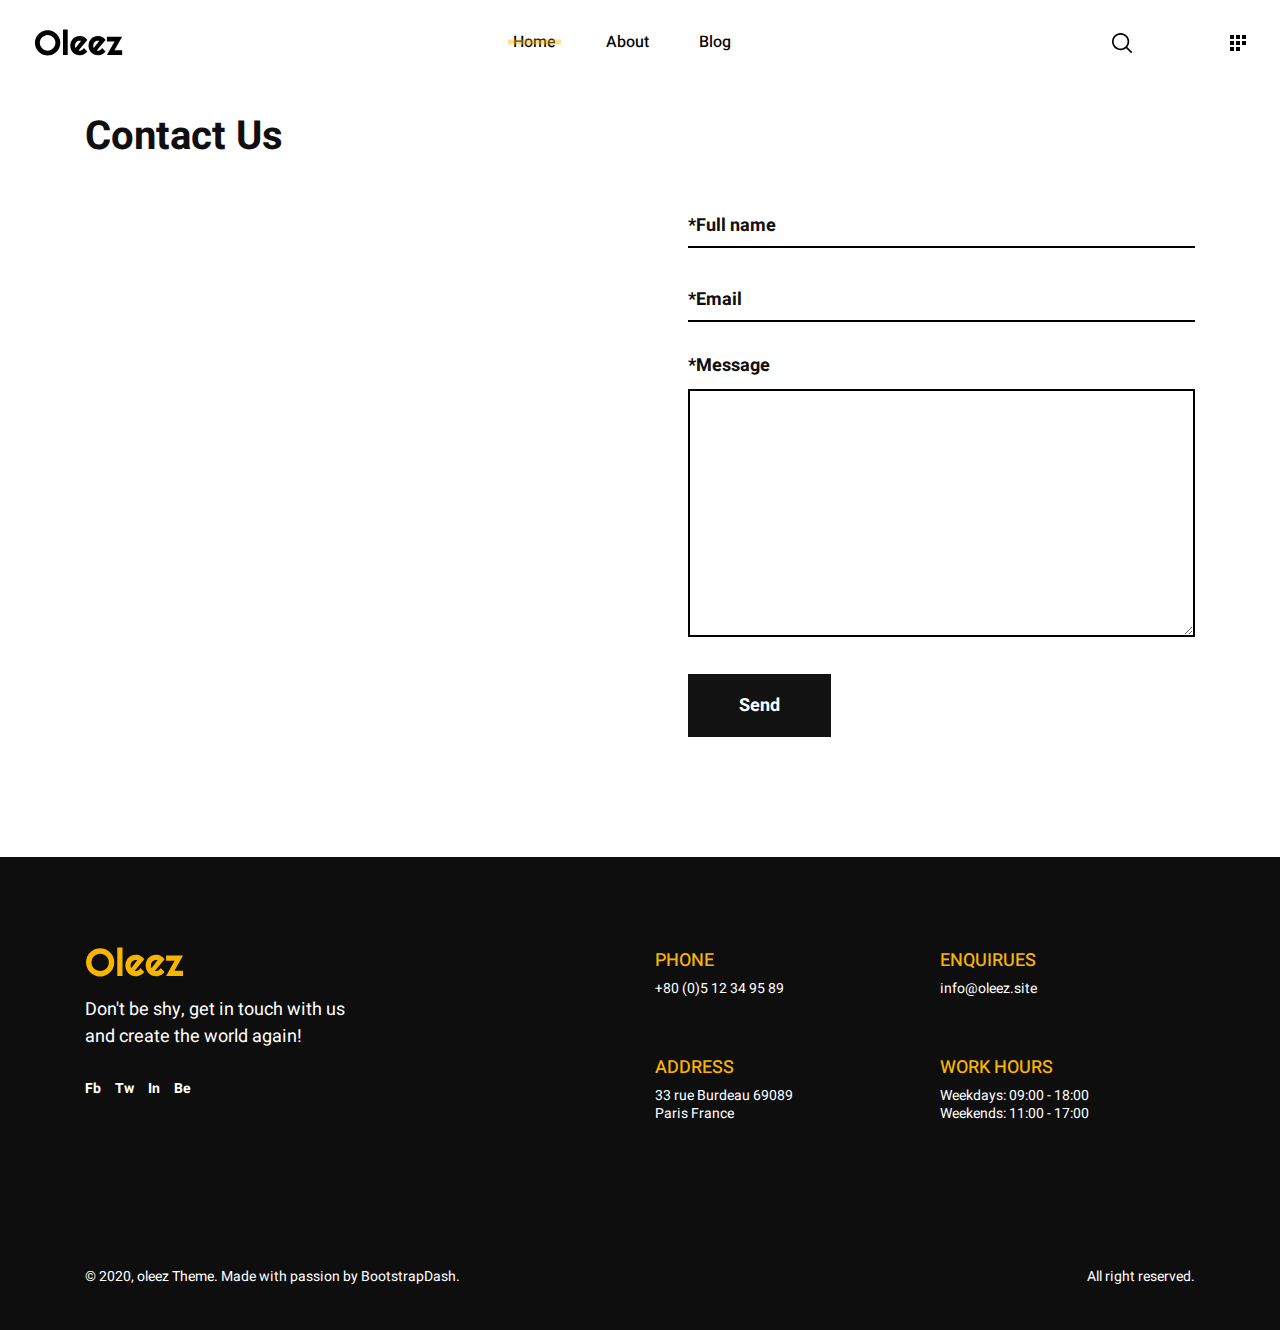
<file: contact.html>
<!DOCTYPE html>
<html lang="en">

<head>
    <meta charset="UTF-8">
    <meta name="viewport" content="width=device-width, initial-scale=1.0">
    <meta http-equiv="X-UA-Compatible" content="ie=edge">
    <title>Oleez :: Contact</title>
    <link rel="stylesheet" href="css/animate.min.css">
    <link rel="stylesheet" href="css/style.css">
    <script src="js/jquery.min.js"></script>
    <script src="/js/loader.js"></script>
</head>

<body>
    <div class="oleez-loader"></div>
    <header class="oleez-header">
        <nav class="navbar navbar-expand-lg navbar-light">
            <a class="navbar-brand" href="index.html"><img src="img/Logo_2.svg" alt="Oleez"></a>
            <ul class="nav nav-actions d-lg-none ml-auto">
                <li class="nav-item active">
                    <a class="nav-link" href="#!" data-toggle="searchModal">
                        <img src="img/search.svg" alt="search">
                    </a>
                </li>

                <li class="nav-item">
                    <a class="nav-link" href="#!" data-toggle="offCanvasMenu">
                        <img src="img/social icon@2x.svg" alt="social-nav-toggle">
                    </a>
                </li>
            </ul>
            <button class="navbar-toggler d-lg-none" type="button" data-toggle="collapse" data-target="#oleezMainNav"
                aria-controls="oleezMainNav" aria-expanded="false" aria-label="Toggle navigation">
                <span class="navbar-toggler-icon"></span>
            </button>
            <div class="collapse navbar-collapse" id="oleezMainNav">
                <ul class="navbar-nav mx-auto mt-2 mt-lg-0">
                    <li class="nav-item active">
                        <a class="nav-link" href="index.html">Home <span class="sr-only">(current)</span></a>
                    </li>
                    <li class="nav-item">
                        <a class="nav-link" href="about.html">About</a>
                    </li>

                    <li class="nav-item dropdown">
                        <a class="nav-link dropdown-toggle" href="#!" id="blogDropdown" data-toggle="dropdown"
                            aria-haspopup="true" aria-expanded="false">Blog</a>
                        <div class="dropdown-menu" aria-labelledby="blogDropdown">
                            <a class="dropdown-item" href="blog-standard.html">Blog Standard</a>
                            <a class="dropdown-item" href="blog-grid.html">Blog grid</a>
                            <a class="dropdown-item" href="blog-single.html">Blog Post</a>
                        </div>
                    </li>
                </ul>
                <ul class="navbar-nav d-none d-lg-flex">
                    <li class="nav-item active">
                        <a class="nav-link nav-link-btn" href="#!" data-toggle="searchModal">
                            <img src="img/search.svg" alt="search">
                        </a>
                    </li>

                    <li class="nav-item ml-5">
                        <a class="nav-link pr-0 nav-link-btn" href="#!" data-toggle="offCanvasMenu">
                            <img src="img/social icon@2x.svg" alt="social-nav-toggle">
                        </a>
                    </li>
                </ul>
            </div>
        </nav>
    </header>

    <main class="contact-page">
        <div class="container">
            <h1 class="oleez-page-title wow fadeInUp">Contact Us</h1>
            <div class="row">
                <div class="col-md-6 mb-5 mb-md-0 pr-lg-5 wow fadeInLeft">
                    <div class="embed-responsive embed-responsive-1by1">
                        <iframe
                            src="https://www.google.com/maps/embed?pb=!1m18!1m12!1m3!1d10759.495900110083!2d-122.34410726082857!3d47.609140133437705!2m3!1f0!2f0!3f0!3m2!1i1024!2i768!4f13.1!3m3!1m2!1s0x54906ab679235d7d%3A0xae763a82ab1fed6c!2sCentral%20Business%20District%2C%20Seattle%2C%20WA%2C%20USA!5e0!3m2!1sen!2sin!4v1587035152547!5m2!1sen!2sin"
                            width="600" height="450" frameborder="0" style="border:0;" allowfullscreen=""
                            aria-hidden="false" tabindex="0"></iframe>
                    </div>
                </div>
                <div class="col-md-6 pl-lg-5 wow fadeInRight">
                    <form action="POST" class="oleez-contact-form">
                        <div class="form-group">
                            <input type="text" class="oleez-input" id="fullName" name="fullName" required>
                            <label for="fullName">*Full name</label>
                        </div>
                        <div class="form-group">
                            <input type="email" class="oleez-input" id="fullName" name="email" required>
                            <label for="email">*Email</label>
                        </div>
                        <div class="form-group">
                            <label for="message">*Message</label>
                            <textarea name="message" id="message" rows="10" class="oleez-textarea" required></textarea>
                        </div>
                        <button type="submit" class="btn btn-submit">Send</button>
                    </form>
                </div>
            </div>
        </div>
    </main>

    <footer class="oleez-footer wow fadeInUp">
        <div class="container">
            <div class="footer-content">
                <div class="row">
                    <div class="col-md-6">
                        <img src="img/Logo_1.svg" alt="oleez" class="footer-logo">
                        <p class="footer-intro-text">Don't be shy, get in touch with us and create the world again!</p>
                        <nav class="footer-social-links">
                            <a href="#!">Fb</a>
                            <a href="#!">Tw</a>
                            <a href="#!">In</a>
                            <a href="#!">Be</a>
                        </nav>
                    </div>
                    <div class="col-md-6">
                        <div class="row">
                            <div class="col-md-6 footer-widget-text">
                                <h6 class="widget-title">PHONE</h6>
                                <p class="widget-content">+80 (0)5 12 34 95 89</p>
                            </div>
                            <div class="col-md-6 footer-widget-text">
                                <h6 class="widget-title">ENQUIRUES</h6>
                                <p class="widget-content">info@oleez.site</p>
                            </div>
                            <div class="col-md-6 footer-widget-text">
                                <h6 class="widget-title">ADDRESS</h6>
                                <p class="widget-content">33 rue Burdeau 69089 <br> Paris France</p>
                            </div>
                            <div class="col-md-6 footer-widget-text">
                                <h6 class="widget-title">WORK HOURS</h6>
                                <p class="widget-content">Weekdays: 09:00 - 18:00 <br> Weekends: 11:00 - 17:00</p>
                            </div>
                        </div>
                    </div>
                </div>
            </div>
            <div class="footer-text">
                <p class="mb-md-0">© 2020, oleez Theme. Made with passion by <a href="https://www.bootstrapdash.com"
                        target="_blank" rel="noopener noreferrer" class="text-reset">BootstrapDash</a>.</p>
                <p class="mb-0">All right reserved.</p>
            </div>
        </div>
    </footer>

    <!-- Modals -->
    <!-- Off canvas social menu -->
    <nav id="offCanvasMenu" class="off-canvas-menu">
        <button type="button" class="close" aria-label="Close" data-dismiss="offCanvasMenu">
            <span aria-hidden="true">&times;</span>
        </button>
        <ul class="oleez-social-menu">
            <li>
                <a href="#!" class="oleez-social-menu-link">Facebook</a>
            </li>
            <li>
                <a href="#!" class="oleez-social-menu-link">Instagram</a>
            </li>
            <li>
                <a href="#!" class="oleez-social-menu-link">Behance</a>
            </li>
            <li>
                <a href="#!" class="oleez-social-menu-link">Dribbble</a>
            </li>
            <li>
                <a href="#!" class="oleez-social-menu-link">Email</a>
            </li>
        </ul>
    </nav>
    <!-- Full screen search box -->
    <div id="searchModal" class="search-modal">
        <button type="button" class="close" aria-label="Close" data-dismiss="searchModal">
            <span aria-hidden="true">&times;</span>
        </button>
        <form action="index.html" method="get" class="oleez-overlay-search-form">
            <label for="search" class="sr-only">Search</label>
            <input type="search" class="oleez-overlay-search-input" id="search" name="search" placeholder="Search here">
        </form>
    </div>
    <script src="js/popper.min.js"></script>
    <script src="js/wow.min.js"></script>
    <script src="js/bootstrap.min.js"></script>
    <script src="js/slick.min.js"></script>
    <script src="js/main.js"></script>
    <script>
        new WOW().init();
    </script>
</body>

</html>
</file>
<file: css/style.css>
@import url("https://fonts.googleapis.com/css?family=Heebo:300,400,500,700&display=swap");

/*!
 * Bootstrap v4.4.1 (https://getbootstrap.com/)
 * Copyright 2011-2019 The Bootstrap Authors
 * Copyright 2011-2019 Twitter, Inc.
 * Licensed under MIT (https://github.com/twbs/bootstrap/blob/master/LICENSE)
 */
:root {
  --blue: #007bff;
  --indigo: #6610f2;
  --purple: #6f42c1;
  --pink: #e83e8c;
  --red: #dc3545;
  --orange: #fd7e14;
  --yellow: #ffc107;
  --green: #28a745;
  --teal: #20c997;
  --cyan: #17a2b8;
  --white: #fff;
  --gray: #6c757d;
  --gray-dark: #343a40;
  --primary: #f7b500;
  --secondary: #6c757d;
  --success: #28a745;
  --info: #17a2b8;
  --warning: #ffc107;
  --danger: #dc3545;
  --light: #f8f9fa;
  --dark: #343a40;
  --breakpoint-xs: 0;
  --breakpoint-sm: 576px;
  --breakpoint-md: 768px;
  --breakpoint-lg: 992px;
  --breakpoint-xl: 1200px;
  --font-family-sans-serif: -apple-system, BlinkMacSystemFont, "Segoe UI", Roboto, "Helvetica Neue", Arial, "Noto Sans", sans-serif, "Apple Color Emoji", "Segoe UI Emoji", "Segoe UI Symbol", "Noto Color Emoji";
  --font-family-monospace: SFMono-Regular, Menlo, Monaco, Consolas, "Liberation Mono", "Courier New", monospace;
}

*,
*::before,
*::after {
  box-sizing: border-box;
}

html {
  font-family: sans-serif;
  line-height: 1.15;
  -webkit-text-size-adjust: 100%;
  -webkit-tap-highlight-color: rgba(0, 0, 0, 0);
}

article,
aside,
figcaption,
figure,
footer,
header,
hgroup,
main,
nav,
section {
  display: block;
}

body {
  margin: 0;
  font-family: "Heebo", sans-serif;
  font-size: 1rem;
  font-weight: 400;
  line-height: 1.5;
  color: #100e0e;
  text-align: left;
  background-color: #ffffff;
}

[tabindex="-1"]:focus:not(:focus-visible) {
  outline: 0 !important;
}

hr {
  box-sizing: content-box;
  height: 0;
  overflow: visible;
}

h1,
h2,
h3,
h4,
h5,
h6 {
  margin-top: 0;
  margin-bottom: 0.5rem;
}

p {
  margin-top: 0;
  margin-bottom: 1rem;
}

abbr[title],
abbr[data-original-title] {
  text-decoration: underline;
  -webkit-text-decoration: underline dotted;
  text-decoration: underline dotted;
  cursor: help;
  border-bottom: 0;
  -webkit-text-decoration-skip-ink: none;
  text-decoration-skip-ink: none;
}

address {
  margin-bottom: 1rem;
  font-style: normal;
  line-height: inherit;
}

ol,
ul,
dl {
  margin-top: 0;
  margin-bottom: 1rem;
}

ol ol,
ul ul,
ol ul,
ul ol {
  margin-bottom: 0;
}

dt {
  font-weight: 700;
}

dd {
  margin-bottom: .5rem;
  margin-left: 0;
}

blockquote {
  margin: 0 0 1rem;
}

b,
strong {
  font-weight: bolder;
}

small {
  font-size: 80%;
}

sub,
sup {
  position: relative;
  font-size: 75%;
  line-height: 0;
  vertical-align: baseline;
}

sub {
  bottom: -.25em;
}

sup {
  top: -.5em;
}

a {
  color: #007bff;
  text-decoration: none;
  background-color: transparent;
}

a:hover {
  color: #0056b3;
  text-decoration: underline;
}

a:not([href]) {
  color: inherit;
  text-decoration: none;
}

a:not([href]):hover {
  color: inherit;
  text-decoration: none;
}

pre,
code,
kbd,
samp {
  font-family: SFMono-Regular, Menlo, Monaco, Consolas, "Liberation Mono", "Courier New", monospace;
  font-size: 1em;
}

pre {
  margin-top: 0;
  margin-bottom: 1rem;
  overflow: auto;
}

figure {
  margin: 0 0 1rem;
}

img {
  vertical-align: middle;
  border-style: none;
}

svg {
  overflow: hidden;
  vertical-align: middle;
}

table {
  border-collapse: collapse;
}

caption {
  padding-top: 0.75rem;
  padding-bottom: 0.75rem;
  color: #6c757d;
  text-align: left;
  caption-side: bottom;
}

th {
  text-align: inherit;
}

label {
  display: inline-block;
  margin-bottom: 0.5rem;
}

button {
  border-radius: 0;
}

button:focus {
  outline: 1px dotted;
  outline: 5px auto -webkit-focus-ring-color;
}

input,
button,
select,
optgroup,
textarea {
  margin: 0;
  font-family: inherit;
  font-size: inherit;
  line-height: inherit;
}

button,
input {
  overflow: visible;
}

button,
select {
  text-transform: none;
}

select {
  word-wrap: normal;
}

button,
[type="button"],
[type="reset"],
[type="submit"] {
  -webkit-appearance: button;
}

button:not(:disabled),
[type="button"]:not(:disabled),
[type="reset"]:not(:disabled),
[type="submit"]:not(:disabled) {
  cursor: pointer;
}

button::-moz-focus-inner,
[type="button"]::-moz-focus-inner,
[type="reset"]::-moz-focus-inner,
[type="submit"]::-moz-focus-inner {
  padding: 0;
  border-style: none;
}

input[type="radio"],
input[type="checkbox"] {
  box-sizing: border-box;
  padding: 0;
}

input[type="date"],
input[type="time"],
input[type="datetime-local"],
input[type="month"] {
  -webkit-appearance: listbox;
}

textarea {
  overflow: auto;
  resize: vertical;
}

fieldset {
  min-width: 0;
  padding: 0;
  margin: 0;
  border: 0;
}

legend {
  display: block;
  width: 100%;
  max-width: 100%;
  padding: 0;
  margin-bottom: .5rem;
  font-size: 1.5rem;
  line-height: inherit;
  color: inherit;
  white-space: normal;
}

progress {
  vertical-align: baseline;
}

[type="number"]::-webkit-inner-spin-button,
[type="number"]::-webkit-outer-spin-button {
  height: auto;
}

[type="search"] {
  outline-offset: -2px;
  -webkit-appearance: none;
}

[type="search"]::-webkit-search-decoration {
  -webkit-appearance: none;
}

::-webkit-file-upload-button {
  font: inherit;
  -webkit-appearance: button;
}

output {
  display: inline-block;
}

summary {
  display: list-item;
  cursor: pointer;
}

template {
  display: none;
}

[hidden] {
  display: none !important;
}

h1,
h2,
h3,
h4,
h5,
h6,
.h1,
.h2,
.h3,
.h4,
.h5,
.h6 {
  margin-bottom: 0.5rem;
  font-weight: 500;
  line-height: 1.2;
}

h1,
.h1 {
  font-size: 2.5rem;
}

h2,
.h2 {
  font-size: 2rem;
}

h3,
.h3 {
  font-size: 1.75rem;
}

h4,
.h4 {
  font-size: 1.5rem;
}

h5,
.h5 {
  font-size: 1.25rem;
}

h6,
.h6 {
  font-size: 1rem;
}

.lead {
  font-size: 1.25rem;
  font-weight: 300;
}

.display-1 {
  font-size: 6rem;
  font-weight: 300;
  line-height: 1.2;
}

.display-2 {
  font-size: 5.5rem;
  font-weight: 300;
  line-height: 1.2;
}

.display-3 {
  font-size: 4.5rem;
  font-weight: 300;
  line-height: 1.2;
}

.display-4 {
  font-size: 3.5rem;
  font-weight: 300;
  line-height: 1.2;
}

hr {
  margin-top: 1rem;
  margin-bottom: 1rem;
  border: 0;
  border-top: 1px solid rgba(0, 0, 0, 0.1);
}

small,
.small {
  font-size: 80%;
  font-weight: 400;
}

mark,
.mark {
  padding: 0.2em;
  background-color: #fcf8e3;
}

.list-unstyled {
  padding-left: 0;
  list-style: none;
}

.list-inline {
  padding-left: 0;
  list-style: none;
}

.list-inline-item {
  display: inline-block;
}

.list-inline-item:not(:last-child) {
  margin-right: 0.5rem;
}

.initialism {
  font-size: 90%;
  text-transform: uppercase;
}

.blockquote {
  margin-bottom: 1rem;
  font-size: 1.25rem;
}

.blockquote-footer {
  display: block;
  font-size: 80%;
  color: #6c757d;
}

.blockquote-footer::before {
  content: "\2014\00A0";
}

.img-fluid {
  max-width: 100%;
  height: auto;
}

.img-thumbnail {
  padding: 0.25rem;
  background-color: #fff;
  border: 1px solid #dee2e6;
  border-radius: 0.25rem;
  max-width: 100%;
  height: auto;
}

.figure {
  display: inline-block;
}

.figure-img {
  margin-bottom: 0.5rem;
  line-height: 1;
}

.figure-caption {
  font-size: 90%;
  color: #6c757d;
}

code {
  font-size: 87.5%;
  color: #e83e8c;
  word-wrap: break-word;
}

a>code {
  color: inherit;
}

kbd {
  padding: 0.2rem 0.4rem;
  font-size: 87.5%;
  color: #fff;
  background-color: #212529;
  border-radius: 0.2rem;
}

kbd kbd {
  padding: 0;
  font-size: 100%;
  font-weight: 700;
}

pre {
  display: block;
  font-size: 87.5%;
  color: #212529;
}

pre code {
  font-size: inherit;
  color: inherit;
  word-break: normal;
}

.pre-scrollable {
  max-height: 340px;
  overflow-y: scroll;
}

.container {
  width: 100%;
  padding-right: 15px;
  padding-left: 15px;
  margin-right: auto;
  margin-left: auto;
}

@media (min-width: 576px) {
  .container {
    max-width: 540px;
  }
}

@media (min-width: 768px) {
  .container {
    max-width: 720px;
  }
}

@media (min-width: 992px) {
  .container {
    max-width: 960px;
  }
}

@media (min-width: 1200px) {
  .container {
    max-width: 1140px;
  }
}

.container-fluid,
.container-sm,
.container-md,
.container-lg,
.container-xl {
  width: 100%;
  padding-right: 15px;
  padding-left: 15px;
  margin-right: auto;
  margin-left: auto;
}

@media (min-width: 576px) {

  .container,
  .container-sm {
    max-width: 540px;
  }
}

@media (min-width: 768px) {

  .container,
  .container-sm,
  .container-md {
    max-width: 720px;
  }
}

@media (min-width: 992px) {

  .container,
  .container-sm,
  .container-md,
  .container-lg {
    max-width: 960px;
  }
}

@media (min-width: 1200px) {

  .container,
  .container-sm,
  .container-md,
  .container-lg,
  .container-xl {
    max-width: 1140px;
  }
}

.row {
  display: flex;
  flex-wrap: wrap;
  margin-right: -15px;
  margin-left: -15px;
}

.no-gutters {
  margin-right: 0;
  margin-left: 0;
}

.no-gutters>.col,
.no-gutters>[class*="col-"] {
  padding-right: 0;
  padding-left: 0;
}

.col-1,
.col-2,
.col-3,
.col-4,
.col-5,
.col-6,
.col-7,
.col-8,
.col-9,
.col-10,
.col-11,
.col-12,
.col,
.col-auto,
.col-sm-1,
.col-sm-2,
.col-sm-3,
.col-sm-4,
.col-sm-5,
.col-sm-6,
.col-sm-7,
.col-sm-8,
.col-sm-9,
.col-sm-10,
.col-sm-11,
.col-sm-12,
.col-sm,
.col-sm-auto,
.col-md-1,
.col-md-2,
.col-md-3,
.col-md-4,
.col-md-5,
.col-md-6,
.col-md-7,
.col-md-8,
.col-md-9,
.col-md-10,
.col-md-11,
.col-md-12,
.col-md,
.col-md-auto,
.col-lg-1,
.col-lg-2,
.col-lg-3,
.col-lg-4,
.col-lg-5,
.col-lg-6,
.col-lg-7,
.col-lg-8,
.col-lg-9,
.col-lg-10,
.col-lg-11,
.col-lg-12,
.col-lg,
.col-lg-auto,
.col-xl-1,
.col-xl-2,
.col-xl-3,
.col-xl-4,
.col-xl-5,
.col-xl-6,
.col-xl-7,
.col-xl-8,
.col-xl-9,
.col-xl-10,
.col-xl-11,
.col-xl-12,
.col-xl,
.col-xl-auto {
  position: relative;
  width: 100%;
  padding-right: 15px;
  padding-left: 15px;
}

.col {
  flex-basis: 0;
  flex-grow: 1;
  max-width: 100%;
}

.row-cols-1>* {
  flex: 0 0 100%;
  max-width: 100%;
}

.row-cols-2>* {
  flex: 0 0 50%;
  max-width: 50%;
}

.row-cols-3>* {
  flex: 0 0 33.33333%;
  max-width: 33.33333%;
}

.row-cols-4>* {
  flex: 0 0 25%;
  max-width: 25%;
}

.row-cols-5>* {
  flex: 0 0 20%;
  max-width: 20%;
}

.row-cols-6>* {
  flex: 0 0 16.66667%;
  max-width: 16.66667%;
}

.col-auto {
  flex: 0 0 auto;
  width: auto;
  max-width: 100%;
}

.col-1 {
  flex: 0 0 8.33333%;
  max-width: 8.33333%;
}

.col-2 {
  flex: 0 0 16.66667%;
  max-width: 16.66667%;
}

.col-3 {
  flex: 0 0 25%;
  max-width: 25%;
}

.col-4 {
  flex: 0 0 33.33333%;
  max-width: 33.33333%;
}

.col-5 {
  flex: 0 0 41.66667%;
  max-width: 41.66667%;
}

.col-6 {
  flex: 0 0 50%;
  max-width: 50%;
}

.col-7 {
  flex: 0 0 58.33333%;
  max-width: 58.33333%;
}

.col-8 {
  flex: 0 0 66.66667%;
  max-width: 66.66667%;
}

.col-9 {
  flex: 0 0 75%;
  max-width: 75%;
}

.col-10 {
  flex: 0 0 83.33333%;
  max-width: 83.33333%;
}

.col-11 {
  flex: 0 0 91.66667%;
  max-width: 91.66667%;
}

.col-12 {
  flex: 0 0 100%;
  max-width: 100%;
}

.order-first {
  order: -1;
}

.order-last {
  order: 13;
}

.order-0 {
  order: 0;
}

.order-1 {
  order: 1;
}

.order-2 {
  order: 2;
}

.order-3 {
  order: 3;
}

.order-4 {
  order: 4;
}

.order-5 {
  order: 5;
}

.order-6 {
  order: 6;
}

.order-7 {
  order: 7;
}

.order-8 {
  order: 8;
}

.order-9 {
  order: 9;
}

.order-10 {
  order: 10;
}

.order-11 {
  order: 11;
}

.order-12 {
  order: 12;
}

.offset-1 {
  margin-left: 8.33333%;
}

.offset-2 {
  margin-left: 16.66667%;
}

.offset-3 {
  margin-left: 25%;
}

.offset-4 {
  margin-left: 33.33333%;
}

.offset-5 {
  margin-left: 41.66667%;
}

.offset-6 {
  margin-left: 50%;
}

.offset-7 {
  margin-left: 58.33333%;
}

.offset-8 {
  margin-left: 66.66667%;
}

.offset-9 {
  margin-left: 75%;
}

.offset-10 {
  margin-left: 83.33333%;
}

.offset-11 {
  margin-left: 91.66667%;
}

@media (min-width: 576px) {
  .col-sm {
    flex-basis: 0;
    flex-grow: 1;
    max-width: 100%;
  }

  .row-cols-sm-1>* {
    flex: 0 0 100%;
    max-width: 100%;
  }

  .row-cols-sm-2>* {
    flex: 0 0 50%;
    max-width: 50%;
  }

  .row-cols-sm-3>* {
    flex: 0 0 33.33333%;
    max-width: 33.33333%;
  }

  .row-cols-sm-4>* {
    flex: 0 0 25%;
    max-width: 25%;
  }

  .row-cols-sm-5>* {
    flex: 0 0 20%;
    max-width: 20%;
  }

  .row-cols-sm-6>* {
    flex: 0 0 16.66667%;
    max-width: 16.66667%;
  }

  .col-sm-auto {
    flex: 0 0 auto;
    width: auto;
    max-width: 100%;
  }

  .col-sm-1 {
    flex: 0 0 8.33333%;
    max-width: 8.33333%;
  }

  .col-sm-2 {
    flex: 0 0 16.66667%;
    max-width: 16.66667%;
  }

  .col-sm-3 {
    flex: 0 0 25%;
    max-width: 25%;
  }

  .col-sm-4 {
    flex: 0 0 33.33333%;
    max-width: 33.33333%;
  }

  .col-sm-5 {
    flex: 0 0 41.66667%;
    max-width: 41.66667%;
  }

  .col-sm-6 {
    flex: 0 0 50%;
    max-width: 50%;
  }

  .col-sm-7 {
    flex: 0 0 58.33333%;
    max-width: 58.33333%;
  }

  .col-sm-8 {
    flex: 0 0 66.66667%;
    max-width: 66.66667%;
  }

  .col-sm-9 {
    flex: 0 0 75%;
    max-width: 75%;
  }

  .col-sm-10 {
    flex: 0 0 83.33333%;
    max-width: 83.33333%;
  }

  .col-sm-11 {
    flex: 0 0 91.66667%;
    max-width: 91.66667%;
  }

  .col-sm-12 {
    flex: 0 0 100%;
    max-width: 100%;
  }

  .order-sm-first {
    order: -1;
  }

  .order-sm-last {
    order: 13;
  }

  .order-sm-0 {
    order: 0;
  }

  .order-sm-1 {
    order: 1;
  }

  .order-sm-2 {
    order: 2;
  }

  .order-sm-3 {
    order: 3;
  }

  .order-sm-4 {
    order: 4;
  }

  .order-sm-5 {
    order: 5;
  }

  .order-sm-6 {
    order: 6;
  }

  .order-sm-7 {
    order: 7;
  }

  .order-sm-8 {
    order: 8;
  }

  .order-sm-9 {
    order: 9;
  }

  .order-sm-10 {
    order: 10;
  }

  .order-sm-11 {
    order: 11;
  }

  .order-sm-12 {
    order: 12;
  }

  .offset-sm-0 {
    margin-left: 0;
  }

  .offset-sm-1 {
    margin-left: 8.33333%;
  }

  .offset-sm-2 {
    margin-left: 16.66667%;
  }

  .offset-sm-3 {
    margin-left: 25%;
  }

  .offset-sm-4 {
    margin-left: 33.33333%;
  }

  .offset-sm-5 {
    margin-left: 41.66667%;
  }

  .offset-sm-6 {
    margin-left: 50%;
  }

  .offset-sm-7 {
    margin-left: 58.33333%;
  }

  .offset-sm-8 {
    margin-left: 66.66667%;
  }

  .offset-sm-9 {
    margin-left: 75%;
  }

  .offset-sm-10 {
    margin-left: 83.33333%;
  }

  .offset-sm-11 {
    margin-left: 91.66667%;
  }
}

@media (min-width: 768px) {
  .col-md {
    flex-basis: 0;
    flex-grow: 1;
    max-width: 100%;
  }

  .row-cols-md-1>* {
    flex: 0 0 100%;
    max-width: 100%;
  }

  .row-cols-md-2>* {
    flex: 0 0 50%;
    max-width: 50%;
  }

  .row-cols-md-3>* {
    flex: 0 0 33.33333%;
    max-width: 33.33333%;
  }

  .row-cols-md-4>* {
    flex: 0 0 25%;
    max-width: 25%;
  }

  .row-cols-md-5>* {
    flex: 0 0 20%;
    max-width: 20%;
  }

  .row-cols-md-6>* {
    flex: 0 0 16.66667%;
    max-width: 16.66667%;
  }

  .col-md-auto {
    flex: 0 0 auto;
    width: auto;
    max-width: 100%;
  }

  .col-md-1 {
    flex: 0 0 8.33333%;
    max-width: 8.33333%;
  }

  .col-md-2 {
    flex: 0 0 16.66667%;
    max-width: 16.66667%;
  }

  .col-md-3 {
    flex: 0 0 25%;
    max-width: 25%;
  }

  .col-md-4 {
    flex: 0 0 33.33333%;
    max-width: 33.33333%;
  }

  .col-md-5 {
    flex: 0 0 41.66667%;
    max-width: 41.66667%;
  }

  .col-md-6 {
    flex: 0 0 50%;
    max-width: 50%;
  }

  .col-md-7 {
    flex: 0 0 58.33333%;
    max-width: 58.33333%;
  }

  .col-md-8 {
    flex: 0 0 66.66667%;
    max-width: 66.66667%;
  }

  .col-md-9 {
    flex: 0 0 75%;
    max-width: 75%;
  }

  .col-md-10 {
    flex: 0 0 83.33333%;
    max-width: 83.33333%;
  }

  .col-md-11 {
    flex: 0 0 91.66667%;
    max-width: 91.66667%;
  }

  .col-md-12 {
    flex: 0 0 100%;
    max-width: 100%;
  }

  .order-md-first {
    order: -1;
  }

  .order-md-last {
    order: 13;
  }

  .order-md-0 {
    order: 0;
  }

  .order-md-1 {
    order: 1;
  }

  .order-md-2 {
    order: 2;
  }

  .order-md-3 {
    order: 3;
  }

  .order-md-4 {
    order: 4;
  }

  .order-md-5 {
    order: 5;
  }

  .order-md-6 {
    order: 6;
  }

  .order-md-7 {
    order: 7;
  }

  .order-md-8 {
    order: 8;
  }

  .order-md-9 {
    order: 9;
  }

  .order-md-10 {
    order: 10;
  }

  .order-md-11 {
    order: 11;
  }

  .order-md-12 {
    order: 12;
  }

  .offset-md-0 {
    margin-left: 0;
  }

  .offset-md-1 {
    margin-left: 8.33333%;
  }

  .offset-md-2 {
    margin-left: 16.66667%;
  }

  .offset-md-3 {
    margin-left: 25%;
  }

  .offset-md-4 {
    margin-left: 33.33333%;
  }

  .offset-md-5 {
    margin-left: 41.66667%;
  }

  .offset-md-6 {
    margin-left: 50%;
  }

  .offset-md-7 {
    margin-left: 58.33333%;
  }

  .offset-md-8 {
    margin-left: 66.66667%;
  }

  .offset-md-9 {
    margin-left: 75%;
  }

  .offset-md-10 {
    margin-left: 83.33333%;
  }

  .offset-md-11 {
    margin-left: 91.66667%;
  }
}

@media (min-width: 992px) {
  .col-lg {
    flex-basis: 0;
    flex-grow: 1;
    max-width: 100%;
  }

  .row-cols-lg-1>* {
    flex: 0 0 100%;
    max-width: 100%;
  }

  .row-cols-lg-2>* {
    flex: 0 0 50%;
    max-width: 50%;
  }

  .row-cols-lg-3>* {
    flex: 0 0 33.33333%;
    max-width: 33.33333%;
  }

  .row-cols-lg-4>* {
    flex: 0 0 25%;
    max-width: 25%;
  }

  .row-cols-lg-5>* {
    flex: 0 0 20%;
    max-width: 20%;
  }

  .row-cols-lg-6>* {
    flex: 0 0 16.66667%;
    max-width: 16.66667%;
  }

  .col-lg-auto {
    flex: 0 0 auto;
    width: auto;
    max-width: 100%;
  }

  .col-lg-1 {
    flex: 0 0 8.33333%;
    max-width: 8.33333%;
  }

  .col-lg-2 {
    flex: 0 0 16.66667%;
    max-width: 16.66667%;
  }

  .col-lg-3 {
    flex: 0 0 25%;
    max-width: 25%;
  }

  .col-lg-4 {
    flex: 0 0 33.33333%;
    max-width: 33.33333%;
  }

  .col-lg-5 {
    flex: 0 0 41.66667%;
    max-width: 41.66667%;
  }

  .col-lg-6 {
    flex: 0 0 50%;
    max-width: 50%;
  }

  .col-lg-7 {
    flex: 0 0 58.33333%;
    max-width: 58.33333%;
  }

  .col-lg-8 {
    flex: 0 0 66.66667%;
    max-width: 66.66667%;
  }

  .col-lg-9 {
    flex: 0 0 75%;
    max-width: 75%;
  }

  .col-lg-10 {
    flex: 0 0 83.33333%;
    max-width: 83.33333%;
  }

  .col-lg-11 {
    flex: 0 0 91.66667%;
    max-width: 91.66667%;
  }

  .col-lg-12 {
    flex: 0 0 100%;
    max-width: 100%;
  }

  .order-lg-first {
    order: -1;
  }

  .order-lg-last {
    order: 13;
  }

  .order-lg-0 {
    order: 0;
  }

  .order-lg-1 {
    order: 1;
  }

  .order-lg-2 {
    order: 2;
  }

  .order-lg-3 {
    order: 3;
  }

  .order-lg-4 {
    order: 4;
  }

  .order-lg-5 {
    order: 5;
  }

  .order-lg-6 {
    order: 6;
  }

  .order-lg-7 {
    order: 7;
  }

  .order-lg-8 {
    order: 8;
  }

  .order-lg-9 {
    order: 9;
  }

  .order-lg-10 {
    order: 10;
  }

  .order-lg-11 {
    order: 11;
  }

  .order-lg-12 {
    order: 12;
  }

  .offset-lg-0 {
    margin-left: 0;
  }

  .offset-lg-1 {
    margin-left: 8.33333%;
  }

  .offset-lg-2 {
    margin-left: 16.66667%;
  }

  .offset-lg-3 {
    margin-left: 25%;
  }

  .offset-lg-4 {
    margin-left: 33.33333%;
  }

  .offset-lg-5 {
    margin-left: 41.66667%;
  }

  .offset-lg-6 {
    margin-left: 50%;
  }

  .offset-lg-7 {
    margin-left: 58.33333%;
  }

  .offset-lg-8 {
    margin-left: 66.66667%;
  }

  .offset-lg-9 {
    margin-left: 75%;
  }

  .offset-lg-10 {
    margin-left: 83.33333%;
  }

  .offset-lg-11 {
    margin-left: 91.66667%;
  }
}

@media (min-width: 1200px) {
  .col-xl {
    flex-basis: 0;
    flex-grow: 1;
    max-width: 100%;
  }

  .row-cols-xl-1>* {
    flex: 0 0 100%;
    max-width: 100%;
  }

  .row-cols-xl-2>* {
    flex: 0 0 50%;
    max-width: 50%;
  }

  .row-cols-xl-3>* {
    flex: 0 0 33.33333%;
    max-width: 33.33333%;
  }

  .row-cols-xl-4>* {
    flex: 0 0 25%;
    max-width: 25%;
  }

  .row-cols-xl-5>* {
    flex: 0 0 20%;
    max-width: 20%;
  }

  .row-cols-xl-6>* {
    flex: 0 0 16.66667%;
    max-width: 16.66667%;
  }

  .col-xl-auto {
    flex: 0 0 auto;
    width: auto;
    max-width: 100%;
  }

  .col-xl-1 {
    flex: 0 0 8.33333%;
    max-width: 8.33333%;
  }

  .col-xl-2 {
    flex: 0 0 16.66667%;
    max-width: 16.66667%;
  }

  .col-xl-3 {
    flex: 0 0 25%;
    max-width: 25%;
  }

  .col-xl-4 {
    flex: 0 0 33.33333%;
    max-width: 33.33333%;
  }

  .col-xl-5 {
    flex: 0 0 41.66667%;
    max-width: 41.66667%;
  }

  .col-xl-6 {
    flex: 0 0 50%;
    max-width: 50%;
  }

  .col-xl-7 {
    flex: 0 0 58.33333%;
    max-width: 58.33333%;
  }

  .col-xl-8 {
    flex: 0 0 66.66667%;
    max-width: 66.66667%;
  }

  .col-xl-9 {
    flex: 0 0 75%;
    max-width: 75%;
  }

  .col-xl-10 {
    flex: 0 0 83.33333%;
    max-width: 83.33333%;
  }

  .col-xl-11 {
    flex: 0 0 91.66667%;
    max-width: 91.66667%;
  }

  .col-xl-12 {
    flex: 0 0 100%;
    max-width: 100%;
  }

  .order-xl-first {
    order: -1;
  }

  .order-xl-last {
    order: 13;
  }

  .order-xl-0 {
    order: 0;
  }

  .order-xl-1 {
    order: 1;
  }

  .order-xl-2 {
    order: 2;
  }

  .order-xl-3 {
    order: 3;
  }

  .order-xl-4 {
    order: 4;
  }

  .order-xl-5 {
    order: 5;
  }

  .order-xl-6 {
    order: 6;
  }

  .order-xl-7 {
    order: 7;
  }

  .order-xl-8 {
    order: 8;
  }

  .order-xl-9 {
    order: 9;
  }

  .order-xl-10 {
    order: 10;
  }

  .order-xl-11 {
    order: 11;
  }

  .order-xl-12 {
    order: 12;
  }

  .offset-xl-0 {
    margin-left: 0;
  }

  .offset-xl-1 {
    margin-left: 8.33333%;
  }

  .offset-xl-2 {
    margin-left: 16.66667%;
  }

  .offset-xl-3 {
    margin-left: 25%;
  }

  .offset-xl-4 {
    margin-left: 33.33333%;
  }

  .offset-xl-5 {
    margin-left: 41.66667%;
  }

  .offset-xl-6 {
    margin-left: 50%;
  }

  .offset-xl-7 {
    margin-left: 58.33333%;
  }

  .offset-xl-8 {
    margin-left: 66.66667%;
  }

  .offset-xl-9 {
    margin-left: 75%;
  }

  .offset-xl-10 {
    margin-left: 83.33333%;
  }

  .offset-xl-11 {
    margin-left: 91.66667%;
  }
}

.table {
  width: 100%;
  margin-bottom: 1rem;
  color: #212529;
}

.table th,
.table td {
  padding: 0.75rem;
  vertical-align: top;
  border-top: 1px solid #dee2e6;
}

.table thead th {
  vertical-align: bottom;
  border-bottom: 2px solid #dee2e6;
}

.table tbody+tbody {
  border-top: 2px solid #dee2e6;
}

.table-sm th,
.table-sm td {
  padding: 0.3rem;
}

.table-bordered {
  border: 1px solid #dee2e6;
}

.table-bordered th,
.table-bordered td {
  border: 1px solid #dee2e6;
}

.table-bordered thead th,
.table-bordered thead td {
  border-bottom-width: 2px;
}

.table-borderless th,
.table-borderless td,
.table-borderless thead th,
.table-borderless tbody+tbody {
  border: 0;
}

.table-striped tbody tr:nth-of-type(odd) {
  background-color: rgba(0, 0, 0, 0.05);
}

.table-hover tbody tr:hover {
  color: #212529;
  background-color: rgba(0, 0, 0, 0.075);
}

.table-primary,
.table-primary>th,
.table-primary>td {
  background-color: #fdeab8;
}

.table-primary th,
.table-primary td,
.table-primary thead th,
.table-primary tbody+tbody {
  border-color: #fbd97a;
}

.table-hover .table-primary:hover {
  background-color: #fce39f;
}

.table-hover .table-primary:hover>td,
.table-hover .table-primary:hover>th {
  background-color: #fce39f;
}

.table-secondary,
.table-secondary>th,
.table-secondary>td {
  background-color: #d6d8db;
}

.table-secondary th,
.table-secondary td,
.table-secondary thead th,
.table-secondary tbody+tbody {
  border-color: #b3b7bb;
}

.table-hover .table-secondary:hover {
  background-color: #c8cbcf;
}

.table-hover .table-secondary:hover>td,
.table-hover .table-secondary:hover>th {
  background-color: #c8cbcf;
}

.table-success,
.table-success>th,
.table-success>td {
  background-color: #c3e6cb;
}

.table-success th,
.table-success td,
.table-success thead th,
.table-success tbody+tbody {
  border-color: #8fd19e;
}

.table-hover .table-success:hover {
  background-color: #b1dfbb;
}

.table-hover .table-success:hover>td,
.table-hover .table-success:hover>th {
  background-color: #b1dfbb;
}

.table-info,
.table-info>th,
.table-info>td {
  background-color: #bee5eb;
}

.table-info th,
.table-info td,
.table-info thead th,
.table-info tbody+tbody {
  border-color: #86cfda;
}

.table-hover .table-info:hover {
  background-color: #abdde5;
}

.table-hover .table-info:hover>td,
.table-hover .table-info:hover>th {
  background-color: #abdde5;
}

.table-warning,
.table-warning>th,
.table-warning>td {
  background-color: #ffeeba;
}

.table-warning th,
.table-warning td,
.table-warning thead th,
.table-warning tbody+tbody {
  border-color: #ffdf7e;
}

.table-hover .table-warning:hover {
  background-color: #ffe8a1;
}

.table-hover .table-warning:hover>td,
.table-hover .table-warning:hover>th {
  background-color: #ffe8a1;
}

.table-danger,
.table-danger>th,
.table-danger>td {
  background-color: #f5c6cb;
}

.table-danger th,
.table-danger td,
.table-danger thead th,
.table-danger tbody+tbody {
  border-color: #ed969e;
}

.table-hover .table-danger:hover {
  background-color: #f1b0b7;
}

.table-hover .table-danger:hover>td,
.table-hover .table-danger:hover>th {
  background-color: #f1b0b7;
}

.table-light,
.table-light>th,
.table-light>td {
  background-color: #fdfdfe;
}

.table-light th,
.table-light td,
.table-light thead th,
.table-light tbody+tbody {
  border-color: #fbfcfc;
}

.table-hover .table-light:hover {
  background-color: #ececf6;
}

.table-hover .table-light:hover>td,
.table-hover .table-light:hover>th {
  background-color: #ececf6;
}

.table-dark,
.table-dark>th,
.table-dark>td {
  background-color: #c6c8ca;
}

.table-dark th,
.table-dark td,
.table-dark thead th,
.table-dark tbody+tbody {
  border-color: #95999c;
}

.table-hover .table-dark:hover {
  background-color: #b9bbbe;
}

.table-hover .table-dark:hover>td,
.table-hover .table-dark:hover>th {
  background-color: #b9bbbe;
}

.table-active,
.table-active>th,
.table-active>td {
  background-color: rgba(0, 0, 0, 0.075);
}

.table-hover .table-active:hover {
  background-color: rgba(0, 0, 0, 0.075);
}

.table-hover .table-active:hover>td,
.table-hover .table-active:hover>th {
  background-color: rgba(0, 0, 0, 0.075);
}

.table .thead-dark th {
  color: #fff;
  background-color: #343a40;
  border-color: #454d55;
}

.table .thead-light th {
  color: #495057;
  background-color: #e9ecef;
  border-color: #dee2e6;
}

.table-dark {
  color: #fff;
  background-color: #343a40;
}

.table-dark th,
.table-dark td,
.table-dark thead th {
  border-color: #454d55;
}

.table-dark.table-bordered {
  border: 0;
}

.table-dark.table-striped tbody tr:nth-of-type(odd) {
  background-color: rgba(255, 255, 255, 0.05);
}

.table-dark.table-hover tbody tr:hover {
  color: #fff;
  background-color: rgba(255, 255, 255, 0.075);
}

@media (max-width: 575.98px) {
  .table-responsive-sm {
    display: block;
    width: 100%;
    overflow-x: auto;
    -webkit-overflow-scrolling: touch;
  }

  .table-responsive-sm>.table-bordered {
    border: 0;
  }
}

@media (max-width: 767.98px) {
  .table-responsive-md {
    display: block;
    width: 100%;
    overflow-x: auto;
    -webkit-overflow-scrolling: touch;
  }

  .table-responsive-md>.table-bordered {
    border: 0;
  }
}

@media (max-width: 991.98px) {
  .table-responsive-lg {
    display: block;
    width: 100%;
    overflow-x: auto;
    -webkit-overflow-scrolling: touch;
  }

  .table-responsive-lg>.table-bordered {
    border: 0;
  }
}

@media (max-width: 1199.98px) {
  .table-responsive-xl {
    display: block;
    width: 100%;
    overflow-x: auto;
    -webkit-overflow-scrolling: touch;
  }

  .table-responsive-xl>.table-bordered {
    border: 0;
  }
}

.table-responsive {
  display: block;
  width: 100%;
  overflow-x: auto;
  -webkit-overflow-scrolling: touch;
}

.table-responsive>.table-bordered {
  border: 0;
}

.form-control {
  display: block;
  width: 100%;
  height: calc(1.5em + 0.75rem + 2px);
  padding: 0.375rem 0.75rem;
  font-size: 1rem;
  font-weight: 400;
  line-height: 1.5;
  color: #495057;
  background-color: #fff;
  background-clip: padding-box;
  border: 1px solid #ced4da;
  border-radius: 0.25rem;
  transition: border-color 0.15s ease-in-out, box-shadow 0.15s ease-in-out;
}

@media (prefers-reduced-motion: reduce) {
  .form-control {
    transition: none;
  }
}

.form-control::-ms-expand {
  background-color: transparent;
  border: 0;
}

.form-control:-moz-focusring {
  color: transparent;
  text-shadow: 0 0 0 #495057;
}

.form-control:focus {
  color: #495057;
  background-color: #fff;
  border-color: #80bdff;
  outline: 0;
  box-shadow: 0 0 0 0.2rem rgba(0, 123, 255, 0.25);
}

.form-control::-webkit-input-placeholder {
  color: #6c757d;
  opacity: 1;
}

.form-control::-moz-placeholder {
  color: #6c757d;
  opacity: 1;
}

.form-control:-ms-input-placeholder {
  color: #6c757d;
  opacity: 1;
}

.form-control::-ms-input-placeholder {
  color: #6c757d;
  opacity: 1;
}

.form-control::placeholder {
  color: #6c757d;
  opacity: 1;
}

.form-control:disabled,
.form-control[readonly] {
  background-color: #e9ecef;
  opacity: 1;
}

select.form-control:focus::-ms-value {
  color: #495057;
  background-color: #fff;
}

.form-control-file,
.form-control-range {
  display: block;
  width: 100%;
}

.col-form-label {
  padding-top: calc(0.375rem + 1px);
  padding-bottom: calc(0.375rem + 1px);
  margin-bottom: 0;
  font-size: inherit;
  line-height: 1.5;
}

.col-form-label-lg {
  padding-top: calc(0.5rem + 1px);
  padding-bottom: calc(0.5rem + 1px);
  font-size: 1.25rem;
  line-height: 1.5;
}

.col-form-label-sm {
  padding-top: calc(0.25rem + 1px);
  padding-bottom: calc(0.25rem + 1px);
  font-size: 0.875rem;
  line-height: 1.5;
}

.form-control-plaintext {
  display: block;
  width: 100%;
  padding: 0.375rem 0;
  margin-bottom: 0;
  font-size: 1rem;
  line-height: 1.5;
  color: #212529;
  background-color: transparent;
  border: solid transparent;
  border-width: 1px 0;
}

.form-control-plaintext.form-control-sm,
.form-control-plaintext.form-control-lg {
  padding-right: 0;
  padding-left: 0;
}

.form-control-sm {
  height: calc(1.5em + 0.5rem + 2px);
  padding: 0.25rem 0.5rem;
  font-size: 0.875rem;
  line-height: 1.5;
  border-radius: 0.2rem;
}

.form-control-lg {
  height: calc(1.5em + 1rem + 2px);
  padding: 0.5rem 1rem;
  font-size: 1.25rem;
  line-height: 1.5;
  border-radius: 0.3rem;
}

select.form-control[size],
select.form-control[multiple] {
  height: auto;
}

textarea.form-control {
  height: auto;
}

.form-group {
  margin-bottom: 1rem;
}

.form-text {
  display: block;
  margin-top: 0.25rem;
}

.form-row {
  display: flex;
  flex-wrap: wrap;
  margin-right: -5px;
  margin-left: -5px;
}

.form-row>.col,
.form-row>[class*="col-"] {
  padding-right: 5px;
  padding-left: 5px;
}

.form-check {
  position: relative;
  display: block;
  padding-left: 1.25rem;
}

.form-check-input {
  position: absolute;
  margin-top: 0.3rem;
  margin-left: -1.25rem;
}

.form-check-input[disabled]~.form-check-label,
.form-check-input:disabled~.form-check-label {
  color: #6c757d;
}

.form-check-label {
  margin-bottom: 0;
}

.form-check-inline {
  display: inline-flex;
  align-items: center;
  padding-left: 0;
  margin-right: 0.75rem;
}

.form-check-inline .form-check-input {
  position: static;
  margin-top: 0;
  margin-right: 0.3125rem;
  margin-left: 0;
}

.valid-feedback {
  display: none;
  width: 100%;
  margin-top: 0.25rem;
  font-size: 80%;
  color: #28a745;
}

.valid-tooltip {
  position: absolute;
  top: 100%;
  z-index: 5;
  display: none;
  max-width: 100%;
  padding: 0.25rem 0.5rem;
  margin-top: .1rem;
  font-size: 0.875rem;
  line-height: 1.5;
  color: #fff;
  background-color: rgba(40, 167, 69, 0.9);
  border-radius: 0.25rem;
}

.was-validated :valid~.valid-feedback,
.was-validated :valid~.valid-tooltip,
.is-valid~.valid-feedback,
.is-valid~.valid-tooltip {
  display: block;
}

.was-validated .form-control:valid,
.form-control.is-valid {
  border-color: #28a745;
  padding-right: calc(1.5em + 0.75rem);
  background-image: url("data:image/svg+xml,%3csvg xmlns='http://www.w3.org/2000/svg' width='8' height='8' viewBox='0 0 8 8'%3e%3cpath fill='%2328a745' d='M2.3 6.73L.6 4.53c-.4-1.04.46-1.4 1.1-.8l1.1 1.4 3.4-3.8c.6-.63 1.6-.27 1.2.7l-4 4.6c-.43.5-.8.4-1.1.1z'/%3e%3c/svg%3e");
  background-repeat: no-repeat;
  background-position: right calc(0.375em + 0.1875rem) center;
  background-size: calc(0.75em + 0.375rem) calc(0.75em + 0.375rem);
}

.was-validated .form-control:valid:focus,
.form-control.is-valid:focus {
  border-color: #28a745;
  box-shadow: 0 0 0 0.2rem rgba(40, 167, 69, 0.25);
}

.was-validated textarea.form-control:valid,
textarea.form-control.is-valid {
  padding-right: calc(1.5em + 0.75rem);
  background-position: top calc(0.375em + 0.1875rem) right calc(0.375em + 0.1875rem);
}

.was-validated .custom-select:valid,
.custom-select.is-valid {
  border-color: #28a745;
  padding-right: calc(0.75em + 2.3125rem);
  background: url("data:image/svg+xml,%3csvg xmlns='http://www.w3.org/2000/svg' width='4' height='5' viewBox='0 0 4 5'%3e%3cpath fill='%23343a40' d='M2 0L0 2h4zm0 5L0 3h4z'/%3e%3c/svg%3e") no-repeat right 0.75rem center/8px 10px, url("data:image/svg+xml,%3csvg xmlns='http://www.w3.org/2000/svg' width='8' height='8' viewBox='0 0 8 8'%3e%3cpath fill='%2328a745' d='M2.3 6.73L.6 4.53c-.4-1.04.46-1.4 1.1-.8l1.1 1.4 3.4-3.8c.6-.63 1.6-.27 1.2.7l-4 4.6c-.43.5-.8.4-1.1.1z'/%3e%3c/svg%3e") #fff no-repeat center right 1.75rem/calc(0.75em + 0.375rem) calc(0.75em + 0.375rem);
}

.was-validated .custom-select:valid:focus,
.custom-select.is-valid:focus {
  border-color: #28a745;
  box-shadow: 0 0 0 0.2rem rgba(40, 167, 69, 0.25);
}

.was-validated .form-check-input:valid~.form-check-label,
.form-check-input.is-valid~.form-check-label {
  color: #28a745;
}

.was-validated .form-check-input:valid~.valid-feedback,
.was-validated .form-check-input:valid~.valid-tooltip,
.form-check-input.is-valid~.valid-feedback,
.form-check-input.is-valid~.valid-tooltip {
  display: block;
}

.was-validated .custom-control-input:valid~.custom-control-label,
.custom-control-input.is-valid~.custom-control-label {
  color: #28a745;
}

.was-validated .custom-control-input:valid~.custom-control-label::before,
.custom-control-input.is-valid~.custom-control-label::before {
  border-color: #28a745;
}

.was-validated .custom-control-input:valid:checked~.custom-control-label::before,
.custom-control-input.is-valid:checked~.custom-control-label::before {
  border-color: #34ce57;
  background-color: #34ce57;
}

.was-validated .custom-control-input:valid:focus~.custom-control-label::before,
.custom-control-input.is-valid:focus~.custom-control-label::before {
  box-shadow: 0 0 0 0.2rem rgba(40, 167, 69, 0.25);
}

.was-validated .custom-control-input:valid:focus:not(:checked)~.custom-control-label::before,
.custom-control-input.is-valid:focus:not(:checked)~.custom-control-label::before {
  border-color: #28a745;
}

.was-validated .custom-file-input:valid~.custom-file-label,
.custom-file-input.is-valid~.custom-file-label {
  border-color: #28a745;
}

.was-validated .custom-file-input:valid:focus~.custom-file-label,
.custom-file-input.is-valid:focus~.custom-file-label {
  border-color: #28a745;
  box-shadow: 0 0 0 0.2rem rgba(40, 167, 69, 0.25);
}

.invalid-feedback {
  display: none;
  width: 100%;
  margin-top: 0.25rem;
  font-size: 80%;
  color: #dc3545;
}

.invalid-tooltip {
  position: absolute;
  top: 100%;
  z-index: 5;
  display: none;
  max-width: 100%;
  padding: 0.25rem 0.5rem;
  margin-top: .1rem;
  font-size: 0.875rem;
  line-height: 1.5;
  color: #fff;
  background-color: rgba(220, 53, 69, 0.9);
  border-radius: 0.25rem;
}

.was-validated :invalid~.invalid-feedback,
.was-validated :invalid~.invalid-tooltip,
.is-invalid~.invalid-feedback,
.is-invalid~.invalid-tooltip {
  display: block;
}

.was-validated .form-control:invalid,
.form-control.is-invalid {
  border-color: #dc3545;
  padding-right: calc(1.5em + 0.75rem);
  background-image: url("data:image/svg+xml,%3csvg xmlns='http://www.w3.org/2000/svg' width='12' height='12' fill='none' stroke='%23dc3545' viewBox='0 0 12 12'%3e%3ccircle cx='6' cy='6' r='4.5'/%3e%3cpath stroke-linejoin='round' d='M5.8 3.6h.4L6 6.5z'/%3e%3ccircle cx='6' cy='8.2' r='.6' fill='%23dc3545' stroke='none'/%3e%3c/svg%3e");
  background-repeat: no-repeat;
  background-position: right calc(0.375em + 0.1875rem) center;
  background-size: calc(0.75em + 0.375rem) calc(0.75em + 0.375rem);
}

.was-validated .form-control:invalid:focus,
.form-control.is-invalid:focus {
  border-color: #dc3545;
  box-shadow: 0 0 0 0.2rem rgba(220, 53, 69, 0.25);
}

.was-validated textarea.form-control:invalid,
textarea.form-control.is-invalid {
  padding-right: calc(1.5em + 0.75rem);
  background-position: top calc(0.375em + 0.1875rem) right calc(0.375em + 0.1875rem);
}

.was-validated .custom-select:invalid,
.custom-select.is-invalid {
  border-color: #dc3545;
  padding-right: calc(0.75em + 2.3125rem);
  background: url("data:image/svg+xml,%3csvg xmlns='http://www.w3.org/2000/svg' width='4' height='5' viewBox='0 0 4 5'%3e%3cpath fill='%23343a40' d='M2 0L0 2h4zm0 5L0 3h4z'/%3e%3c/svg%3e") no-repeat right 0.75rem center/8px 10px, url("data:image/svg+xml,%3csvg xmlns='http://www.w3.org/2000/svg' width='12' height='12' fill='none' stroke='%23dc3545' viewBox='0 0 12 12'%3e%3ccircle cx='6' cy='6' r='4.5'/%3e%3cpath stroke-linejoin='round' d='M5.8 3.6h.4L6 6.5z'/%3e%3ccircle cx='6' cy='8.2' r='.6' fill='%23dc3545' stroke='none'/%3e%3c/svg%3e") #fff no-repeat center right 1.75rem/calc(0.75em + 0.375rem) calc(0.75em + 0.375rem);
}

.was-validated .custom-select:invalid:focus,
.custom-select.is-invalid:focus {
  border-color: #dc3545;
  box-shadow: 0 0 0 0.2rem rgba(220, 53, 69, 0.25);
}

.was-validated .form-check-input:invalid~.form-check-label,
.form-check-input.is-invalid~.form-check-label {
  color: #dc3545;
}

.was-validated .form-check-input:invalid~.invalid-feedback,
.was-validated .form-check-input:invalid~.invalid-tooltip,
.form-check-input.is-invalid~.invalid-feedback,
.form-check-input.is-invalid~.invalid-tooltip {
  display: block;
}

.was-validated .custom-control-input:invalid~.custom-control-label,
.custom-control-input.is-invalid~.custom-control-label {
  color: #dc3545;
}

.was-validated .custom-control-input:invalid~.custom-control-label::before,
.custom-control-input.is-invalid~.custom-control-label::before {
  border-color: #dc3545;
}

.was-validated .custom-control-input:invalid:checked~.custom-control-label::before,
.custom-control-input.is-invalid:checked~.custom-control-label::before {
  border-color: #e4606d;
  background-color: #e4606d;
}

.was-validated .custom-control-input:invalid:focus~.custom-control-label::before,
.custom-control-input.is-invalid:focus~.custom-control-label::before {
  box-shadow: 0 0 0 0.2rem rgba(220, 53, 69, 0.25);
}

.was-validated .custom-control-input:invalid:focus:not(:checked)~.custom-control-label::before,
.custom-control-input.is-invalid:focus:not(:checked)~.custom-control-label::before {
  border-color: #dc3545;
}

.was-validated .custom-file-input:invalid~.custom-file-label,
.custom-file-input.is-invalid~.custom-file-label {
  border-color: #dc3545;
}

.was-validated .custom-file-input:invalid:focus~.custom-file-label,
.custom-file-input.is-invalid:focus~.custom-file-label {
  border-color: #dc3545;
  box-shadow: 0 0 0 0.2rem rgba(220, 53, 69, 0.25);
}

.form-inline {
  display: flex;
  flex-flow: row wrap;
  align-items: center;
}

.form-inline .form-check {
  width: 100%;
}

@media (min-width: 576px) {
  .form-inline label {
    display: flex;
    align-items: center;
    justify-content: center;
    margin-bottom: 0;
  }

  .form-inline .form-group {
    display: flex;
    flex: 0 0 auto;
    flex-flow: row wrap;
    align-items: center;
    margin-bottom: 0;
  }

  .form-inline .form-control {
    display: inline-block;
    width: auto;
    vertical-align: middle;
  }

  .form-inline .form-control-plaintext {
    display: inline-block;
  }

  .form-inline .input-group,
  .form-inline .custom-select {
    width: auto;
  }

  .form-inline .form-check {
    display: flex;
    align-items: center;
    justify-content: center;
    width: auto;
    padding-left: 0;
  }

  .form-inline .form-check-input {
    position: relative;
    flex-shrink: 0;
    margin-top: 0;
    margin-right: 0.25rem;
    margin-left: 0;
  }

  .form-inline .custom-control {
    align-items: center;
    justify-content: center;
  }

  .form-inline .custom-control-label {
    margin-bottom: 0;
  }
}

.btn {
  display: inline-block;
  font-weight: 400;
  color: #100e0e;
  text-align: center;
  vertical-align: middle;
  cursor: pointer;
  -webkit-user-select: none;
  -moz-user-select: none;
  -ms-user-select: none;
  user-select: none;
  background-color: transparent;
  border: 1px solid transparent;
  padding: 0.375rem 0.75rem;
  font-size: 1rem;
  line-height: 1.5;
  border-radius: 0.25rem;
  transition: color 0.15s ease-in-out, background-color 0.15s ease-in-out, border-color 0.15s ease-in-out, box-shadow 0.15s ease-in-out;
}

@media (prefers-reduced-motion: reduce) {
  .btn {
    transition: none;
  }
}

.btn:hover {
  color: #100e0e;
  text-decoration: none;
}

.btn:focus,
.btn.focus {
  outline: 0;
  box-shadow: 0 0 0 0.2rem rgba(0, 123, 255, 0.25);
}

.btn.disabled,
.btn:disabled {
  opacity: 0.65;
}

a.btn.disabled,
fieldset:disabled a.btn {
  pointer-events: none;
}

.btn-primary {
  color: #212529;
  background-color: #f7b500;
  border-color: #f7b500;
}

.btn-primary:hover {
  color: #212529;
  background-color: #d19900;
  border-color: #c49000;
}

.btn-primary:focus,
.btn-primary.focus {
  color: #212529;
  background-color: #d19900;
  border-color: #c49000;
  box-shadow: 0 0 0 0.2rem rgba(215, 159, 6, 0.5);
}

.btn-primary.disabled,
.btn-primary:disabled {
  color: #212529;
  background-color: #f7b500;
  border-color: #f7b500;
}

.btn-primary:not(:disabled):not(.disabled):active,
.btn-primary:not(:disabled):not(.disabled).active,
.show>.btn-primary.dropdown-toggle {
  color: #fff;
  background-color: #c49000;
  border-color: #b78600;
}

.btn-primary:not(:disabled):not(.disabled):active:focus,
.btn-primary:not(:disabled):not(.disabled).active:focus,
.show>.btn-primary.dropdown-toggle:focus {
  box-shadow: 0 0 0 0.2rem rgba(215, 159, 6, 0.5);
}

.btn-secondary {
  color: #fff;
  background-color: #6c757d;
  border-color: #6c757d;
}

.btn-secondary:hover {
  color: #fff;
  background-color: #5a6268;
  border-color: #545b62;
}

.btn-secondary:focus,
.btn-secondary.focus {
  color: #fff;
  background-color: #5a6268;
  border-color: #545b62;
  box-shadow: 0 0 0 0.2rem rgba(130, 138, 145, 0.5);
}

.btn-secondary.disabled,
.btn-secondary:disabled {
  color: #fff;
  background-color: #6c757d;
  border-color: #6c757d;
}

.btn-secondary:not(:disabled):not(.disabled):active,
.btn-secondary:not(:disabled):not(.disabled).active,
.show>.btn-secondary.dropdown-toggle {
  color: #fff;
  background-color: #545b62;
  border-color: #4e555b;
}

.btn-secondary:not(:disabled):not(.disabled):active:focus,
.btn-secondary:not(:disabled):not(.disabled).active:focus,
.show>.btn-secondary.dropdown-toggle:focus {
  box-shadow: 0 0 0 0.2rem rgba(130, 138, 145, 0.5);
}

.btn-success {
  color: #fff;
  background-color: #28a745;
  border-color: #28a745;
}

.btn-success:hover {
  color: #fff;
  background-color: #218838;
  border-color: #1e7e34;
}

.btn-success:focus,
.btn-success.focus {
  color: #fff;
  background-color: #218838;
  border-color: #1e7e34;
  box-shadow: 0 0 0 0.2rem rgba(72, 180, 97, 0.5);
}

.btn-success.disabled,
.btn-success:disabled {
  color: #fff;
  background-color: #28a745;
  border-color: #28a745;
}

.btn-success:not(:disabled):not(.disabled):active,
.btn-success:not(:disabled):not(.disabled).active,
.show>.btn-success.dropdown-toggle {
  color: #fff;
  background-color: #1e7e34;
  border-color: #1c7430;
}

.btn-success:not(:disabled):not(.disabled):active:focus,
.btn-success:not(:disabled):not(.disabled).active:focus,
.show>.btn-success.dropdown-toggle:focus {
  box-shadow: 0 0 0 0.2rem rgba(72, 180, 97, 0.5);
}

.btn-info {
  color: #fff;
  background-color: #17a2b8;
  border-color: #17a2b8;
}

.btn-info:hover {
  color: #fff;
  background-color: #138496;
  border-color: #117a8b;
}

.btn-info:focus,
.btn-info.focus {
  color: #fff;
  background-color: #138496;
  border-color: #117a8b;
  box-shadow: 0 0 0 0.2rem rgba(58, 176, 195, 0.5);
}

.btn-info.disabled,
.btn-info:disabled {
  color: #fff;
  background-color: #17a2b8;
  border-color: #17a2b8;
}

.btn-info:not(:disabled):not(.disabled):active,
.btn-info:not(:disabled):not(.disabled).active,
.show>.btn-info.dropdown-toggle {
  color: #fff;
  background-color: #117a8b;
  border-color: #10707f;
}

.btn-info:not(:disabled):not(.disabled):active:focus,
.btn-info:not(:disabled):not(.disabled).active:focus,
.show>.btn-info.dropdown-toggle:focus {
  box-shadow: 0 0 0 0.2rem rgba(58, 176, 195, 0.5);
}

.btn-warning {
  color: #212529;
  background-color: #ffc107;
  border-color: #ffc107;
}

.btn-warning:hover {
  color: #212529;
  background-color: #e0a800;
  border-color: #d39e00;
}

.btn-warning:focus,
.btn-warning.focus {
  color: #212529;
  background-color: #e0a800;
  border-color: #d39e00;
  box-shadow: 0 0 0 0.2rem rgba(222, 170, 12, 0.5);
}

.btn-warning.disabled,
.btn-warning:disabled {
  color: #212529;
  background-color: #ffc107;
  border-color: #ffc107;
}

.btn-warning:not(:disabled):not(.disabled):active,
.btn-warning:not(:disabled):not(.disabled).active,
.show>.btn-warning.dropdown-toggle {
  color: #212529;
  background-color: #d39e00;
  border-color: #c69500;
}

.btn-warning:not(:disabled):not(.disabled):active:focus,
.btn-warning:not(:disabled):not(.disabled).active:focus,
.show>.btn-warning.dropdown-toggle:focus {
  box-shadow: 0 0 0 0.2rem rgba(222, 170, 12, 0.5);
}

.btn-danger {
  color: #fff;
  background-color: #dc3545;
  border-color: #dc3545;
}

.btn-danger:hover {
  color: #fff;
  background-color: #c82333;
  border-color: #bd2130;
}

.btn-danger:focus,
.btn-danger.focus {
  color: #fff;
  background-color: #c82333;
  border-color: #bd2130;
  box-shadow: 0 0 0 0.2rem rgba(225, 83, 97, 0.5);
}

.btn-danger.disabled,
.btn-danger:disabled {
  color: #fff;
  background-color: #dc3545;
  border-color: #dc3545;
}

.btn-danger:not(:disabled):not(.disabled):active,
.btn-danger:not(:disabled):not(.disabled).active,
.show>.btn-danger.dropdown-toggle {
  color: #fff;
  background-color: #bd2130;
  border-color: #b21f2d;
}

.btn-danger:not(:disabled):not(.disabled):active:focus,
.btn-danger:not(:disabled):not(.disabled).active:focus,
.show>.btn-danger.dropdown-toggle:focus {
  box-shadow: 0 0 0 0.2rem rgba(225, 83, 97, 0.5);
}

.btn-light {
  color: #212529;
  background-color: #f8f9fa;
  border-color: #f8f9fa;
}

.btn-light:hover {
  color: #212529;
  background-color: #e2e6ea;
  border-color: #dae0e5;
}

.btn-light:focus,
.btn-light.focus {
  color: #212529;
  background-color: #e2e6ea;
  border-color: #dae0e5;
  box-shadow: 0 0 0 0.2rem rgba(216, 217, 219, 0.5);
}

.btn-light.disabled,
.btn-light:disabled {
  color: #212529;
  background-color: #f8f9fa;
  border-color: #f8f9fa;
}

.btn-light:not(:disabled):not(.disabled):active,
.btn-light:not(:disabled):not(.disabled).active,
.show>.btn-light.dropdown-toggle {
  color: #212529;
  background-color: #dae0e5;
  border-color: #d3d9df;
}

.btn-light:not(:disabled):not(.disabled):active:focus,
.btn-light:not(:disabled):not(.disabled).active:focus,
.show>.btn-light.dropdown-toggle:focus {
  box-shadow: 0 0 0 0.2rem rgba(216, 217, 219, 0.5);
}

.btn-dark {
  color: #fff;
  background-color: #343a40;
  border-color: #343a40;
}

.btn-dark:hover {
  color: #fff;
  background-color: #23272b;
  border-color: #1d2124;
}

.btn-dark:focus,
.btn-dark.focus {
  color: #fff;
  background-color: #23272b;
  border-color: #1d2124;
  box-shadow: 0 0 0 0.2rem rgba(82, 88, 93, 0.5);
}

.btn-dark.disabled,
.btn-dark:disabled {
  color: #fff;
  background-color: #343a40;
  border-color: #343a40;
}

.btn-dark:not(:disabled):not(.disabled):active,
.btn-dark:not(:disabled):not(.disabled).active,
.show>.btn-dark.dropdown-toggle {
  color: #fff;
  background-color: #1d2124;
  border-color: #171a1d;
}

.btn-dark:not(:disabled):not(.disabled):active:focus,
.btn-dark:not(:disabled):not(.disabled).active:focus,
.show>.btn-dark.dropdown-toggle:focus {
  box-shadow: 0 0 0 0.2rem rgba(82, 88, 93, 0.5);
}

.btn-outline-primary {
  color: #f7b500;
  border-color: #f7b500;
}

.btn-outline-primary:hover {
  color: #212529;
  background-color: #f7b500;
  border-color: #f7b500;
}

.btn-outline-primary:focus,
.btn-outline-primary.focus {
  box-shadow: 0 0 0 0.2rem rgba(247, 181, 0, 0.5);
}

.btn-outline-primary.disabled,
.btn-outline-primary:disabled {
  color: #f7b500;
  background-color: transparent;
}

.btn-outline-primary:not(:disabled):not(.disabled):active,
.btn-outline-primary:not(:disabled):not(.disabled).active,
.show>.btn-outline-primary.dropdown-toggle {
  color: #212529;
  background-color: #f7b500;
  border-color: #f7b500;
}

.btn-outline-primary:not(:disabled):not(.disabled):active:focus,
.btn-outline-primary:not(:disabled):not(.disabled).active:focus,
.show>.btn-outline-primary.dropdown-toggle:focus {
  box-shadow: 0 0 0 0.2rem rgba(247, 181, 0, 0.5);
}

.btn-outline-secondary {
  color: #6c757d;
  border-color: #6c757d;
}

.btn-outline-secondary:hover {
  color: #fff;
  background-color: #6c757d;
  border-color: #6c757d;
}

.btn-outline-secondary:focus,
.btn-outline-secondary.focus {
  box-shadow: 0 0 0 0.2rem rgba(108, 117, 125, 0.5);
}

.btn-outline-secondary.disabled,
.btn-outline-secondary:disabled {
  color: #6c757d;
  background-color: transparent;
}

.btn-outline-secondary:not(:disabled):not(.disabled):active,
.btn-outline-secondary:not(:disabled):not(.disabled).active,
.show>.btn-outline-secondary.dropdown-toggle {
  color: #fff;
  background-color: #6c757d;
  border-color: #6c757d;
}

.btn-outline-secondary:not(:disabled):not(.disabled):active:focus,
.btn-outline-secondary:not(:disabled):not(.disabled).active:focus,
.show>.btn-outline-secondary.dropdown-toggle:focus {
  box-shadow: 0 0 0 0.2rem rgba(108, 117, 125, 0.5);
}

.btn-outline-success {
  color: #28a745;
  border-color: #28a745;
}

.btn-outline-success:hover {
  color: #fff;
  background-color: #28a745;
  border-color: #28a745;
}

.btn-outline-success:focus,
.btn-outline-success.focus {
  box-shadow: 0 0 0 0.2rem rgba(40, 167, 69, 0.5);
}

.btn-outline-success.disabled,
.btn-outline-success:disabled {
  color: #28a745;
  background-color: transparent;
}

.btn-outline-success:not(:disabled):not(.disabled):active,
.btn-outline-success:not(:disabled):not(.disabled).active,
.show>.btn-outline-success.dropdown-toggle {
  color: #fff;
  background-color: #28a745;
  border-color: #28a745;
}

.btn-outline-success:not(:disabled):not(.disabled):active:focus,
.btn-outline-success:not(:disabled):not(.disabled).active:focus,
.show>.btn-outline-success.dropdown-toggle:focus {
  box-shadow: 0 0 0 0.2rem rgba(40, 167, 69, 0.5);
}

.btn-outline-info {
  color: #17a2b8;
  border-color: #17a2b8;
}

.btn-outline-info:hover {
  color: #fff;
  background-color: #17a2b8;
  border-color: #17a2b8;
}

.btn-outline-info:focus,
.btn-outline-info.focus {
  box-shadow: 0 0 0 0.2rem rgba(23, 162, 184, 0.5);
}

.btn-outline-info.disabled,
.btn-outline-info:disabled {
  color: #17a2b8;
  background-color: transparent;
}

.btn-outline-info:not(:disabled):not(.disabled):active,
.btn-outline-info:not(:disabled):not(.disabled).active,
.show>.btn-outline-info.dropdown-toggle {
  color: #fff;
  background-color: #17a2b8;
  border-color: #17a2b8;
}

.btn-outline-info:not(:disabled):not(.disabled):active:focus,
.btn-outline-info:not(:disabled):not(.disabled).active:focus,
.show>.btn-outline-info.dropdown-toggle:focus {
  box-shadow: 0 0 0 0.2rem rgba(23, 162, 184, 0.5);
}

.btn-outline-warning {
  color: #ffc107;
  border-color: #ffc107;
}

.btn-outline-warning:hover {
  color: #212529;
  background-color: #ffc107;
  border-color: #ffc107;
}

.btn-outline-warning:focus,
.btn-outline-warning.focus {
  box-shadow: 0 0 0 0.2rem rgba(255, 193, 7, 0.5);
}

.btn-outline-warning.disabled,
.btn-outline-warning:disabled {
  color: #ffc107;
  background-color: transparent;
}

.btn-outline-warning:not(:disabled):not(.disabled):active,
.btn-outline-warning:not(:disabled):not(.disabled).active,
.show>.btn-outline-warning.dropdown-toggle {
  color: #212529;
  background-color: #ffc107;
  border-color: #ffc107;
}

.btn-outline-warning:not(:disabled):not(.disabled):active:focus,
.btn-outline-warning:not(:disabled):not(.disabled).active:focus,
.show>.btn-outline-warning.dropdown-toggle:focus {
  box-shadow: 0 0 0 0.2rem rgba(255, 193, 7, 0.5);
}

.btn-outline-danger {
  color: #dc3545;
  border-color: #dc3545;
}

.btn-outline-danger:hover {
  color: #fff;
  background-color: #dc3545;
  border-color: #dc3545;
}

.btn-outline-danger:focus,
.btn-outline-danger.focus {
  box-shadow: 0 0 0 0.2rem rgba(220, 53, 69, 0.5);
}

.btn-outline-danger.disabled,
.btn-outline-danger:disabled {
  color: #dc3545;
  background-color: transparent;
}

.btn-outline-danger:not(:disabled):not(.disabled):active,
.btn-outline-danger:not(:disabled):not(.disabled).active,
.show>.btn-outline-danger.dropdown-toggle {
  color: #fff;
  background-color: #dc3545;
  border-color: #dc3545;
}

.btn-outline-danger:not(:disabled):not(.disabled):active:focus,
.btn-outline-danger:not(:disabled):not(.disabled).active:focus,
.show>.btn-outline-danger.dropdown-toggle:focus {
  box-shadow: 0 0 0 0.2rem rgba(220, 53, 69, 0.5);
}

.btn-outline-light {
  color: #f8f9fa;
  border-color: #f8f9fa;
}

.btn-outline-light:hover {
  color: #212529;
  background-color: #f8f9fa;
  border-color: #f8f9fa;
}

.btn-outline-light:focus,
.btn-outline-light.focus {
  box-shadow: 0 0 0 0.2rem rgba(248, 249, 250, 0.5);
}

.btn-outline-light.disabled,
.btn-outline-light:disabled {
  color: #f8f9fa;
  background-color: transparent;
}

.btn-outline-light:not(:disabled):not(.disabled):active,
.btn-outline-light:not(:disabled):not(.disabled).active,
.show>.btn-outline-light.dropdown-toggle {
  color: #212529;
  background-color: #f8f9fa;
  border-color: #f8f9fa;
}

.btn-outline-light:not(:disabled):not(.disabled):active:focus,
.btn-outline-light:not(:disabled):not(.disabled).active:focus,
.show>.btn-outline-light.dropdown-toggle:focus {
  box-shadow: 0 0 0 0.2rem rgba(248, 249, 250, 0.5);
}

.btn-outline-dark {
  color: #343a40;
  border-color: #343a40;
}

.btn-outline-dark:hover {
  color: #fff;
  background-color: #343a40;
  border-color: #343a40;
}

.btn-outline-dark:focus,
.btn-outline-dark.focus {
  box-shadow: 0 0 0 0.2rem rgba(52, 58, 64, 0.5);
}

.btn-outline-dark.disabled,
.btn-outline-dark:disabled {
  color: #343a40;
  background-color: transparent;
}

.btn-outline-dark:not(:disabled):not(.disabled):active,
.btn-outline-dark:not(:disabled):not(.disabled).active,
.show>.btn-outline-dark.dropdown-toggle {
  color: #fff;
  background-color: #343a40;
  border-color: #343a40;
}

.btn-outline-dark:not(:disabled):not(.disabled):active:focus,
.btn-outline-dark:not(:disabled):not(.disabled).active:focus,
.show>.btn-outline-dark.dropdown-toggle:focus {
  box-shadow: 0 0 0 0.2rem rgba(52, 58, 64, 0.5);
}

.btn-link {
  font-weight: 400;
  color: #007bff;
  text-decoration: none;
}

.btn-link:hover {
  color: #0056b3;
  text-decoration: underline;
}

.btn-link:focus,
.btn-link.focus {
  text-decoration: underline;
  box-shadow: none;
}

.btn-link:disabled,
.btn-link.disabled {
  color: #6c757d;
  pointer-events: none;
}

.btn-lg,
.btn-group-lg>.btn {
  padding: 0.5rem 1rem;
  font-size: 1.25rem;
  line-height: 1.5;
  border-radius: 0.3rem;
}

.btn-sm,
.btn-group-sm>.btn {
  padding: 0.25rem 0.5rem;
  font-size: 0.875rem;
  line-height: 1.5;
  border-radius: 0.2rem;
}

.btn-block {
  display: block;
  width: 100%;
}

.btn-block+.btn-block {
  margin-top: 0.5rem;
}

input[type="submit"].btn-block,
input[type="reset"].btn-block,
input[type="button"].btn-block {
  width: 100%;
}

.fade {
  transition: opacity 0.15s linear;
}

@media (prefers-reduced-motion: reduce) {
  .fade {
    transition: none;
  }
}

.fade:not(.show) {
  opacity: 0;
}

.collapse:not(.show) {
  display: none;
}

.collapsing {
  position: relative;
  height: 0;
  overflow: hidden;
  transition: height 0.35s ease;
}

@media (prefers-reduced-motion: reduce) {
  .collapsing {
    transition: none;
  }
}

.dropup,
.dropright,
.dropdown,
.dropleft {
  position: relative;
}

.dropdown-toggle {
  white-space: nowrap;
}

.dropdown-menu {
  position: absolute;
  top: 100%;
  left: 0;
  z-index: 1000;
  display: none;
  float: left;
  min-width: 10rem;
  padding: 0.5rem 0;
  margin: 0.125rem 0 0;
  font-size: 1rem;
  color: #212529;
  text-align: left;
  list-style: none;
  background-color: #fff;
  background-clip: padding-box;
  border: 1px solid rgba(0, 0, 0, 0.15);
  border-radius: 0.25rem;
}

.dropdown-menu-left {
  right: auto;
  left: 0;
}

.dropdown-menu-right {
  right: 0;
  left: auto;
}

@media (min-width: 576px) {
  .dropdown-menu-sm-left {
    right: auto;
    left: 0;
  }

  .dropdown-menu-sm-right {
    right: 0;
    left: auto;
  }
}

@media (min-width: 768px) {
  .dropdown-menu-md-left {
    right: auto;
    left: 0;
  }

  .dropdown-menu-md-right {
    right: 0;
    left: auto;
  }
}

@media (min-width: 992px) {
  .dropdown-menu-lg-left {
    right: auto;
    left: 0;
  }

  .dropdown-menu-lg-right {
    right: 0;
    left: auto;
  }
}

@media (min-width: 1200px) {
  .dropdown-menu-xl-left {
    right: auto;
    left: 0;
  }

  .dropdown-menu-xl-right {
    right: 0;
    left: auto;
  }
}

.dropup .dropdown-menu {
  top: auto;
  bottom: 100%;
  margin-top: 0;
  margin-bottom: 0.125rem;
}

.dropright .dropdown-menu {
  top: 0;
  right: auto;
  left: 100%;
  margin-top: 0;
  margin-left: 0.125rem;
}

.dropright .dropdown-toggle::after {
  vertical-align: 0;
}

.dropleft .dropdown-menu {
  top: 0;
  right: 100%;
  left: auto;
  margin-top: 0;
  margin-right: 0.125rem;
}

.dropleft .dropdown-toggle::before {
  vertical-align: 0;
}

.dropdown-menu[x-placement^="top"],
.dropdown-menu[x-placement^="right"],
.dropdown-menu[x-placement^="bottom"],
.dropdown-menu[x-placement^="left"] {
  right: auto;
  bottom: auto;
}

.dropdown-divider {
  height: 0;
  margin: 0.5rem 0;
  overflow: hidden;
  border-top: 1px solid #e9ecef;
}

.dropdown-item {
  display: block;
  width: 100%;
  padding: 0.25rem 1.5rem;
  clear: both;
  font-weight: 400;
  color: #212529;
  text-align: inherit;
  white-space: nowrap;
  background-color: transparent;
  border: 0;
}

.dropdown-item:hover,
.dropdown-item:focus {
  color: #16181b;
  text-decoration: none;
  background-color: #f8f9fa;
}

.dropdown-item.active,
.dropdown-item:active {
  color: #fff;
  text-decoration: none;
  background-color: #007bff;
}

.dropdown-item.disabled,
.dropdown-item:disabled {
  color: #6c757d;
  pointer-events: none;
  background-color: transparent;
}

.dropdown-menu.show {
  display: block;
}

.dropdown-header {
  display: block;
  padding: 0.5rem 1.5rem;
  margin-bottom: 0;
  font-size: 0.875rem;
  color: #6c757d;
  white-space: nowrap;
}

.dropdown-item-text {
  display: block;
  padding: 0.25rem 1.5rem;
  color: #212529;
}

.btn-group,
.btn-group-vertical {
  position: relative;
  display: inline-flex;
  vertical-align: middle;
}

.btn-group>.btn,
.btn-group-vertical>.btn {
  position: relative;
  flex: 1 1 auto;
}

.btn-group>.btn:hover,
.btn-group-vertical>.btn:hover {
  z-index: 1;
}

.btn-group>.btn:focus,
.btn-group>.btn:active,
.btn-group>.btn.active,
.btn-group-vertical>.btn:focus,
.btn-group-vertical>.btn:active,
.btn-group-vertical>.btn.active {
  z-index: 1;
}

.btn-toolbar {
  display: flex;
  flex-wrap: wrap;
  justify-content: flex-start;
}

.btn-toolbar .input-group {
  width: auto;
}

.btn-group>.btn:not(:first-child),
.btn-group>.btn-group:not(:first-child) {
  margin-left: -1px;
}

.btn-group>.btn:not(:last-child):not(.dropdown-toggle),
.btn-group>.btn-group:not(:last-child)>.btn {
  border-top-right-radius: 0;
  border-bottom-right-radius: 0;
}

.btn-group>.btn:not(:first-child),
.btn-group>.btn-group:not(:first-child)>.btn {
  border-top-left-radius: 0;
  border-bottom-left-radius: 0;
}

.dropdown-toggle-split {
  padding-right: 0.5625rem;
  padding-left: 0.5625rem;
}

.dropdown-toggle-split::after,
.dropup .dropdown-toggle-split::after,
.dropright .dropdown-toggle-split::after {
  margin-left: 0;
}

.dropleft .dropdown-toggle-split::before {
  margin-right: 0;
}

.btn-sm+.dropdown-toggle-split,
.btn-group-sm>.btn+.dropdown-toggle-split {
  padding-right: 0.375rem;
  padding-left: 0.375rem;
}

.btn-lg+.dropdown-toggle-split,
.btn-group-lg>.btn+.dropdown-toggle-split {
  padding-right: 0.75rem;
  padding-left: 0.75rem;
}

.btn-group-vertical {
  flex-direction: column;
  align-items: flex-start;
  justify-content: center;
}

.btn-group-vertical>.btn,
.btn-group-vertical>.btn-group {
  width: 100%;
}

.btn-group-vertical>.btn:not(:first-child),
.btn-group-vertical>.btn-group:not(:first-child) {
  margin-top: -1px;
}

.btn-group-vertical>.btn:not(:last-child):not(.dropdown-toggle),
.btn-group-vertical>.btn-group:not(:last-child)>.btn {
  border-bottom-right-radius: 0;
  border-bottom-left-radius: 0;
}

.btn-group-vertical>.btn:not(:first-child),
.btn-group-vertical>.btn-group:not(:first-child)>.btn {
  border-top-left-radius: 0;
  border-top-right-radius: 0;
}

.btn-group-toggle>.btn,
.btn-group-toggle>.btn-group>.btn {
  margin-bottom: 0;
}

.btn-group-toggle>.btn input[type="radio"],
.btn-group-toggle>.btn input[type="checkbox"],
.btn-group-toggle>.btn-group>.btn input[type="radio"],
.btn-group-toggle>.btn-group>.btn input[type="checkbox"] {
  position: absolute;
  clip: rect(0, 0, 0, 0);
  pointer-events: none;
}

.input-group {
  position: relative;
  display: flex;
  flex-wrap: wrap;
  align-items: stretch;
  width: 100%;
}

.input-group>.form-control,
.input-group>.form-control-plaintext,
.input-group>.custom-select,
.input-group>.custom-file {
  position: relative;
  flex: 1 1 0%;
  min-width: 0;
  margin-bottom: 0;
}

.input-group>.form-control+.form-control,
.input-group>.form-control+.custom-select,
.input-group>.form-control+.custom-file,
.input-group>.form-control-plaintext+.form-control,
.input-group>.form-control-plaintext+.custom-select,
.input-group>.form-control-plaintext+.custom-file,
.input-group>.custom-select+.form-control,
.input-group>.custom-select+.custom-select,
.input-group>.custom-select+.custom-file,
.input-group>.custom-file+.form-control,
.input-group>.custom-file+.custom-select,
.input-group>.custom-file+.custom-file {
  margin-left: -1px;
}

.input-group>.form-control:focus,
.input-group>.custom-select:focus,
.input-group>.custom-file .custom-file-input:focus~.custom-file-label {
  z-index: 3;
}

.input-group>.custom-file .custom-file-input:focus {
  z-index: 4;
}

.input-group>.form-control:not(:last-child),
.input-group>.custom-select:not(:last-child) {
  border-top-right-radius: 0;
  border-bottom-right-radius: 0;
}

.input-group>.form-control:not(:first-child),
.input-group>.custom-select:not(:first-child) {
  border-top-left-radius: 0;
  border-bottom-left-radius: 0;
}

.input-group>.custom-file {
  display: flex;
  align-items: center;
}

.input-group>.custom-file:not(:last-child) .custom-file-label,
.input-group>.custom-file:not(:last-child) .custom-file-label::after {
  border-top-right-radius: 0;
  border-bottom-right-radius: 0;
}

.input-group>.custom-file:not(:first-child) .custom-file-label {
  border-top-left-radius: 0;
  border-bottom-left-radius: 0;
}

.input-group-prepend,
.input-group-append {
  display: flex;
}

.input-group-prepend .btn,
.input-group-append .btn {
  position: relative;
  z-index: 2;
}

.input-group-prepend .btn:focus,
.input-group-append .btn:focus {
  z-index: 3;
}

.input-group-prepend .btn+.btn,
.input-group-prepend .btn+.input-group-text,
.input-group-prepend .input-group-text+.input-group-text,
.input-group-prepend .input-group-text+.btn,
.input-group-append .btn+.btn,
.input-group-append .btn+.input-group-text,
.input-group-append .input-group-text+.input-group-text,
.input-group-append .input-group-text+.btn {
  margin-left: -1px;
}

.input-group-prepend {
  margin-right: -1px;
}

.input-group-append {
  margin-left: -1px;
}

.input-group-text {
  display: flex;
  align-items: center;
  padding: 0.375rem 0.75rem;
  margin-bottom: 0;
  font-size: 1rem;
  font-weight: 400;
  line-height: 1.5;
  color: #495057;
  text-align: center;
  white-space: nowrap;
  background-color: #e9ecef;
  border: 1px solid #ced4da;
  border-radius: 0.25rem;
}

.input-group-text input[type="radio"],
.input-group-text input[type="checkbox"] {
  margin-top: 0;
}

.input-group-lg>.form-control:not(textarea),
.input-group-lg>.custom-select {
  height: calc(1.5em + 1rem + 2px);
}

.input-group-lg>.form-control,
.input-group-lg>.custom-select,
.input-group-lg>.input-group-prepend>.input-group-text,
.input-group-lg>.input-group-append>.input-group-text,
.input-group-lg>.input-group-prepend>.btn,
.input-group-lg>.input-group-append>.btn {
  padding: 0.5rem 1rem;
  font-size: 1.25rem;
  line-height: 1.5;
  border-radius: 0.3rem;
}

.input-group-sm>.form-control:not(textarea),
.input-group-sm>.custom-select {
  height: calc(1.5em + 0.5rem + 2px);
}

.input-group-sm>.form-control,
.input-group-sm>.custom-select,
.input-group-sm>.input-group-prepend>.input-group-text,
.input-group-sm>.input-group-append>.input-group-text,
.input-group-sm>.input-group-prepend>.btn,
.input-group-sm>.input-group-append>.btn {
  padding: 0.25rem 0.5rem;
  font-size: 0.875rem;
  line-height: 1.5;
  border-radius: 0.2rem;
}

.input-group-lg>.custom-select,
.input-group-sm>.custom-select {
  padding-right: 1.75rem;
}

.input-group>.input-group-prepend>.btn,
.input-group>.input-group-prepend>.input-group-text,
.input-group>.input-group-append:not(:last-child)>.btn,
.input-group>.input-group-append:not(:last-child)>.input-group-text,
.input-group>.input-group-append:last-child>.btn:not(:last-child):not(.dropdown-toggle),
.input-group>.input-group-append:last-child>.input-group-text:not(:last-child) {
  border-top-right-radius: 0;
  border-bottom-right-radius: 0;
}

.input-group>.input-group-append>.btn,
.input-group>.input-group-append>.input-group-text,
.input-group>.input-group-prepend:not(:first-child)>.btn,
.input-group>.input-group-prepend:not(:first-child)>.input-group-text,
.input-group>.input-group-prepend:first-child>.btn:not(:first-child),
.input-group>.input-group-prepend:first-child>.input-group-text:not(:first-child) {
  border-top-left-radius: 0;
  border-bottom-left-radius: 0;
}

.custom-control {
  position: relative;
  display: block;
  min-height: 1.5rem;
  padding-left: 1.5rem;
}

.custom-control-inline {
  display: inline-flex;
  margin-right: 1rem;
}

.custom-control-input {
  position: absolute;
  left: 0;
  z-index: -1;
  width: 1rem;
  height: 1.25rem;
  opacity: 0;
}

.custom-control-input:checked~.custom-control-label::before {
  color: #fff;
  border-color: #007bff;
  background-color: #007bff;
}

.custom-control-input:focus~.custom-control-label::before {
  box-shadow: 0 0 0 0.2rem rgba(0, 123, 255, 0.25);
}

.custom-control-input:focus:not(:checked)~.custom-control-label::before {
  border-color: #80bdff;
}

.custom-control-input:not(:disabled):active~.custom-control-label::before {
  color: #fff;
  background-color: #b3d7ff;
  border-color: #b3d7ff;
}

.custom-control-input[disabled]~.custom-control-label,
.custom-control-input:disabled~.custom-control-label {
  color: #6c757d;
}

.custom-control-input[disabled]~.custom-control-label::before,
.custom-control-input:disabled~.custom-control-label::before {
  background-color: #e9ecef;
}

.custom-control-label {
  position: relative;
  margin-bottom: 0;
  vertical-align: top;
}

.custom-control-label::before {
  position: absolute;
  top: 0.25rem;
  left: -1.5rem;
  display: block;
  width: 1rem;
  height: 1rem;
  pointer-events: none;
  content: "";
  background-color: #fff;
  border: #adb5bd solid 1px;
}

.custom-control-label::after {
  position: absolute;
  top: 0.25rem;
  left: -1.5rem;
  display: block;
  width: 1rem;
  height: 1rem;
  content: "";
  background: no-repeat 50% / 50% 50%;
}

.custom-checkbox .custom-control-label::before {
  border-radius: 0.25rem;
}

.custom-checkbox .custom-control-input:checked~.custom-control-label::after {
  background-image: url("data:image/svg+xml,%3csvg xmlns='http://www.w3.org/2000/svg' width='8' height='8' viewBox='0 0 8 8'%3e%3cpath fill='%23fff' d='M6.564.75l-3.59 3.612-1.538-1.55L0 4.26l2.974 2.99L8 2.193z'/%3e%3c/svg%3e");
}

.custom-checkbox .custom-control-input:indeterminate~.custom-control-label::before {
  border-color: #007bff;
  background-color: #007bff;
}

.custom-checkbox .custom-control-input:indeterminate~.custom-control-label::after {
  background-image: url("data:image/svg+xml,%3csvg xmlns='http://www.w3.org/2000/svg' width='4' height='4' viewBox='0 0 4 4'%3e%3cpath stroke='%23fff' d='M0 2h4'/%3e%3c/svg%3e");
}

.custom-checkbox .custom-control-input:disabled:checked~.custom-control-label::before {
  background-color: rgba(0, 123, 255, 0.5);
}

.custom-checkbox .custom-control-input:disabled:indeterminate~.custom-control-label::before {
  background-color: rgba(0, 123, 255, 0.5);
}

.custom-radio .custom-control-label::before {
  border-radius: 50%;
}

.custom-radio .custom-control-input:checked~.custom-control-label::after {
  background-image: url("data:image/svg+xml,%3csvg xmlns='http://www.w3.org/2000/svg' width='12' height='12' viewBox='-4 -4 8 8'%3e%3ccircle r='3' fill='%23fff'/%3e%3c/svg%3e");
}

.custom-radio .custom-control-input:disabled:checked~.custom-control-label::before {
  background-color: rgba(0, 123, 255, 0.5);
}

.custom-switch {
  padding-left: 2.25rem;
}

.custom-switch .custom-control-label::before {
  left: -2.25rem;
  width: 1.75rem;
  pointer-events: all;
  border-radius: 0.5rem;
}

.custom-switch .custom-control-label::after {
  top: calc(0.25rem + 2px);
  left: calc(-2.25rem + 2px);
  width: calc(1rem - 4px);
  height: calc(1rem - 4px);
  background-color: #adb5bd;
  border-radius: 0.5rem;
  transition: transform 0.15s ease-in-out, background-color 0.15s ease-in-out, border-color 0.15s ease-in-out, box-shadow 0.15s ease-in-out;
}

@media (prefers-reduced-motion: reduce) {
  .custom-switch .custom-control-label::after {
    transition: none;
  }
}

.custom-switch .custom-control-input:checked~.custom-control-label::after {
  background-color: #fff;
  transform: translateX(0.75rem);
}

.custom-switch .custom-control-input:disabled:checked~.custom-control-label::before {
  background-color: rgba(0, 123, 255, 0.5);
}

.custom-select {
  display: inline-block;
  width: 100%;
  height: calc(1.5em + 0.75rem + 2px);
  padding: 0.375rem 1.75rem 0.375rem 0.75rem;
  font-size: 1rem;
  font-weight: 400;
  line-height: 1.5;
  color: #495057;
  vertical-align: middle;
  background: #fff url("data:image/svg+xml,%3csvg xmlns='http://www.w3.org/2000/svg' width='4' height='5' viewBox='0 0 4 5'%3e%3cpath fill='%23343a40' d='M2 0L0 2h4zm0 5L0 3h4z'/%3e%3c/svg%3e") no-repeat right 0.75rem center/8px 10px;
  border: 1px solid #ced4da;
  border-radius: 0.25rem;
  -webkit-appearance: none;
  -moz-appearance: none;
  appearance: none;
}

.custom-select:focus {
  border-color: #80bdff;
  outline: 0;
  box-shadow: 0 0 0 0.2rem rgba(0, 123, 255, 0.25);
}

.custom-select:focus::-ms-value {
  color: #495057;
  background-color: #fff;
}

.custom-select[multiple],
.custom-select[size]:not([size="1"]) {
  height: auto;
  padding-right: 0.75rem;
  background-image: none;
}

.custom-select:disabled {
  color: #6c757d;
  background-color: #e9ecef;
}

.custom-select::-ms-expand {
  display: none;
}

.custom-select:-moz-focusring {
  color: transparent;
  text-shadow: 0 0 0 #495057;
}

.custom-select-sm {
  height: calc(1.5em + 0.5rem + 2px);
  padding-top: 0.25rem;
  padding-bottom: 0.25rem;
  padding-left: 0.5rem;
  font-size: 0.875rem;
}

.custom-select-lg {
  height: calc(1.5em + 1rem + 2px);
  padding-top: 0.5rem;
  padding-bottom: 0.5rem;
  padding-left: 1rem;
  font-size: 1.25rem;
}

.custom-file {
  position: relative;
  display: inline-block;
  width: 100%;
  height: calc(1.5em + 0.75rem + 2px);
  margin-bottom: 0;
}

.custom-file-input {
  position: relative;
  z-index: 2;
  width: 100%;
  height: calc(1.5em + 0.75rem + 2px);
  margin: 0;
  opacity: 0;
}

.custom-file-input:focus~.custom-file-label {
  border-color: #80bdff;
  box-shadow: 0 0 0 0.2rem rgba(0, 123, 255, 0.25);
}

.custom-file-input[disabled]~.custom-file-label,
.custom-file-input:disabled~.custom-file-label {
  background-color: #e9ecef;
}

.custom-file-input:lang(en)~.custom-file-label::after {
  content: "Browse";
}

.custom-file-input~.custom-file-label[data-browse]::after {
  content: attr(data-browse);
}

.custom-file-label {
  position: absolute;
  top: 0;
  right: 0;
  left: 0;
  z-index: 1;
  height: calc(1.5em + 0.75rem + 2px);
  padding: 0.375rem 0.75rem;
  font-weight: 400;
  line-height: 1.5;
  color: #495057;
  background-color: #fff;
  border: 1px solid #ced4da;
  border-radius: 0.25rem;
}

.custom-file-label::after {
  position: absolute;
  top: 0;
  right: 0;
  bottom: 0;
  z-index: 3;
  display: block;
  height: calc(1.5em + 0.75rem);
  padding: 0.375rem 0.75rem;
  line-height: 1.5;
  color: #495057;
  content: "Browse";
  background-color: #e9ecef;
  border-left: inherit;
  border-radius: 0 0.25rem 0.25rem 0;
}

.custom-range {
  width: 100%;
  height: 1.4rem;
  padding: 0;
  background-color: transparent;
  -webkit-appearance: none;
  -moz-appearance: none;
  appearance: none;
}

.custom-range:focus {
  outline: none;
}

.custom-range:focus::-webkit-slider-thumb {
  box-shadow: 0 0 0 1px #fff, 0 0 0 0.2rem rgba(0, 123, 255, 0.25);
}

.custom-range:focus::-moz-range-thumb {
  box-shadow: 0 0 0 1px #fff, 0 0 0 0.2rem rgba(0, 123, 255, 0.25);
}

.custom-range:focus::-ms-thumb {
  box-shadow: 0 0 0 1px #fff, 0 0 0 0.2rem rgba(0, 123, 255, 0.25);
}

.custom-range::-moz-focus-outer {
  border: 0;
}

.custom-range::-webkit-slider-thumb {
  width: 1rem;
  height: 1rem;
  margin-top: -0.25rem;
  background-color: #007bff;
  border: 0;
  border-radius: 1rem;
  -webkit-transition: background-color 0.15s ease-in-out, border-color 0.15s ease-in-out, box-shadow 0.15s ease-in-out;
  transition: background-color 0.15s ease-in-out, border-color 0.15s ease-in-out, box-shadow 0.15s ease-in-out;
  -webkit-appearance: none;
  appearance: none;
}

@media (prefers-reduced-motion: reduce) {
  .custom-range::-webkit-slider-thumb {
    -webkit-transition: none;
    transition: none;
  }
}

.custom-range::-webkit-slider-thumb:active {
  background-color: #b3d7ff;
}

.custom-range::-webkit-slider-runnable-track {
  width: 100%;
  height: 0.5rem;
  color: transparent;
  cursor: pointer;
  background-color: #dee2e6;
  border-color: transparent;
  border-radius: 1rem;
}

.custom-range::-moz-range-thumb {
  width: 1rem;
  height: 1rem;
  background-color: #007bff;
  border: 0;
  border-radius: 1rem;
  -moz-transition: background-color 0.15s ease-in-out, border-color 0.15s ease-in-out, box-shadow 0.15s ease-in-out;
  transition: background-color 0.15s ease-in-out, border-color 0.15s ease-in-out, box-shadow 0.15s ease-in-out;
  -moz-appearance: none;
  appearance: none;
}

@media (prefers-reduced-motion: reduce) {
  .custom-range::-moz-range-thumb {
    -moz-transition: none;
    transition: none;
  }
}

.custom-range::-moz-range-thumb:active {
  background-color: #b3d7ff;
}

.custom-range::-moz-range-track {
  width: 100%;
  height: 0.5rem;
  color: transparent;
  cursor: pointer;
  background-color: #dee2e6;
  border-color: transparent;
  border-radius: 1rem;
}

.custom-range::-ms-thumb {
  width: 1rem;
  height: 1rem;
  margin-top: 0;
  margin-right: 0.2rem;
  margin-left: 0.2rem;
  background-color: #007bff;
  border: 0;
  border-radius: 1rem;
  -ms-transition: background-color 0.15s ease-in-out, border-color 0.15s ease-in-out, box-shadow 0.15s ease-in-out;
  transition: background-color 0.15s ease-in-out, border-color 0.15s ease-in-out, box-shadow 0.15s ease-in-out;
  appearance: none;
}

@media (prefers-reduced-motion: reduce) {
  .custom-range::-ms-thumb {
    -ms-transition: none;
    transition: none;
  }
}

.custom-range::-ms-thumb:active {
  background-color: #b3d7ff;
}

.custom-range::-ms-track {
  width: 100%;
  height: 0.5rem;
  color: transparent;
  cursor: pointer;
  background-color: transparent;
  border-color: transparent;
  border-width: 0.5rem;
}

.custom-range::-ms-fill-lower {
  background-color: #dee2e6;
  border-radius: 1rem;
}

.custom-range::-ms-fill-upper {
  margin-right: 15px;
  background-color: #dee2e6;
  border-radius: 1rem;
}

.custom-range:disabled::-webkit-slider-thumb {
  background-color: #adb5bd;
}

.custom-range:disabled::-webkit-slider-runnable-track {
  cursor: default;
}

.custom-range:disabled::-moz-range-thumb {
  background-color: #adb5bd;
}

.custom-range:disabled::-moz-range-track {
  cursor: default;
}

.custom-range:disabled::-ms-thumb {
  background-color: #adb5bd;
}

.custom-control-label::before,
.custom-file-label,
.custom-select {
  transition: background-color 0.15s ease-in-out, border-color 0.15s ease-in-out, box-shadow 0.15s ease-in-out;
}

@media (prefers-reduced-motion: reduce) {

  .custom-control-label::before,
  .custom-file-label,
  .custom-select {
    transition: none;
  }
}

.nav {
  display: flex;
  flex-wrap: wrap;
  padding-left: 0;
  margin-bottom: 0;
  list-style: none;
}

.nav-link {
  display: block;
  padding: 0.5rem 1rem;
}

.nav-link:hover,
.nav-link:focus {
  text-decoration: none;
}

.nav-link.disabled {
  color: #6c757d;
  pointer-events: none;
  cursor: default;
}

.nav-tabs {
  border-bottom: 1px solid #dee2e6;
}

.nav-tabs .nav-item {
  margin-bottom: -1px;
}

.nav-tabs .nav-link {
  border: 1px solid transparent;
  border-top-left-radius: 0.25rem;
  border-top-right-radius: 0.25rem;
}

.nav-tabs .nav-link:hover,
.nav-tabs .nav-link:focus {
  border-color: #e9ecef #e9ecef #dee2e6;
}

.nav-tabs .nav-link.disabled {
  color: #6c757d;
  background-color: transparent;
  border-color: transparent;
}

.nav-tabs .nav-link.active,
.nav-tabs .nav-item.show .nav-link {
  color: #495057;
  background-color: #fff;
  border-color: #dee2e6 #dee2e6 #fff;
}

.nav-tabs .dropdown-menu {
  margin-top: -1px;
  border-top-left-radius: 0;
  border-top-right-radius: 0;
}

.nav-pills .nav-link {
  border-radius: 0.25rem;
}

.nav-pills .nav-link.active,
.nav-pills .show>.nav-link {
  color: #fff;
  background-color: #007bff;
}

.nav-fill .nav-item {
  flex: 1 1 auto;
  text-align: center;
}

.nav-justified .nav-item {
  flex-basis: 0;
  flex-grow: 1;
  text-align: center;
}

.tab-content>.tab-pane {
  display: none;
}

.tab-content>.active {
  display: block;
}

.navbar {
  position: relative;
  display: flex;
  flex-wrap: wrap;
  align-items: center;
  justify-content: space-between;
  padding: 1.25rem 2.125rem;
}

.navbar .container,
.navbar .container-fluid,
.navbar .container-sm,
.navbar .container-md,
.navbar .container-lg,
.navbar .container-xl {
  display: flex;
  flex-wrap: wrap;
  align-items: center;
  justify-content: space-between;
}

.navbar-brand {
  display: inline-block;
  padding-top: 7px;
  padding-bottom: 7px;
  margin-right: 2.125rem;
  font-size: 1.25rem;
  line-height: inherit;
  white-space: nowrap;
}

.navbar-brand:hover,
.navbar-brand:focus {
  text-decoration: none;
}

.navbar-nav {
  display: flex;
  flex-direction: column;
  padding-left: 0;
  margin-bottom: 0;
  list-style: none;
}

.navbar-nav .nav-link {
  padding-right: 0;
  padding-left: 0;
}

.navbar-nav .dropdown-menu {
  position: static;
  float: none;
}

.navbar-text {
  display: inline-block;
  padding-top: 0.5rem;
  padding-bottom: 0.5rem;
}

.navbar-collapse {
  flex-basis: 100%;
  flex-grow: 1;
  align-items: center;
}

.navbar-toggler {
  padding: 0.25rem 0.75rem;
  font-size: 1.25rem;
  line-height: 1;
  background-color: transparent;
  border: 1px solid transparent;
  border-radius: 0.25rem;
}

.navbar-toggler:hover,
.navbar-toggler:focus {
  text-decoration: none;
}

.navbar-toggler-icon {
  display: inline-block;
  width: 1.5em;
  height: 1.5em;
  vertical-align: middle;
  content: "";
  background: no-repeat center center;
  background-size: 100% 100%;
}

@media (max-width: 575.98px) {

  .navbar-expand-sm>.container,
  .navbar-expand-sm>.container-fluid,
  .navbar-expand-sm>.container-sm,
  .navbar-expand-sm>.container-md,
  .navbar-expand-sm>.container-lg,
  .navbar-expand-sm>.container-xl {
    padding-right: 0;
    padding-left: 0;
  }
}

@media (min-width: 576px) {
  .navbar-expand-sm {
    flex-flow: row nowrap;
    justify-content: flex-start;
  }

  .navbar-expand-sm .navbar-nav {
    flex-direction: row;
  }

  .navbar-expand-sm .navbar-nav .dropdown-menu {
    position: absolute;
  }

  .navbar-expand-sm .navbar-nav .nav-link {
    padding-right: 1.562rem;
    padding-left: 1.562rem;
  }

  .navbar-expand-sm>.container,
  .navbar-expand-sm>.container-fluid,
  .navbar-expand-sm>.container-sm,
  .navbar-expand-sm>.container-md,
  .navbar-expand-sm>.container-lg,
  .navbar-expand-sm>.container-xl {
    flex-wrap: nowrap;
  }

  .navbar-expand-sm .navbar-collapse {
    display: flex !important;
    flex-basis: auto;
  }

  .navbar-expand-sm .navbar-toggler {
    display: none;
  }
}

@media (max-width: 767.98px) {

  .navbar-expand-md>.container,
  .navbar-expand-md>.container-fluid,
  .navbar-expand-md>.container-sm,
  .navbar-expand-md>.container-md,
  .navbar-expand-md>.container-lg,
  .navbar-expand-md>.container-xl {
    padding-right: 0;
    padding-left: 0;
  }
}

@media (min-width: 768px) {
  .navbar-expand-md {
    flex-flow: row nowrap;
    justify-content: flex-start;
  }

  .navbar-expand-md .navbar-nav {
    flex-direction: row;
  }

  .navbar-expand-md .navbar-nav .dropdown-menu {
    position: absolute;
  }

  .navbar-expand-md .navbar-nav .nav-link {
    padding-right: 1.562rem;
    padding-left: 1.562rem;
  }

  .navbar-expand-md>.container,
  .navbar-expand-md>.container-fluid,
  .navbar-expand-md>.container-sm,
  .navbar-expand-md>.container-md,
  .navbar-expand-md>.container-lg,
  .navbar-expand-md>.container-xl {
    flex-wrap: nowrap;
  }

  .navbar-expand-md .navbar-collapse {
    display: flex !important;
    flex-basis: auto;
  }

  .navbar-expand-md .navbar-toggler {
    display: none;
  }
}

@media (max-width: 991.98px) {

  .navbar-expand-lg>.container,
  .navbar-expand-lg>.container-fluid,
  .navbar-expand-lg>.container-sm,
  .navbar-expand-lg>.container-md,
  .navbar-expand-lg>.container-lg,
  .navbar-expand-lg>.container-xl {
    padding-right: 0;
    padding-left: 0;
  }
}

@media (min-width: 992px) {
  .navbar-expand-lg {
    flex-flow: row nowrap;
    justify-content: flex-start;
  }

  .navbar-expand-lg .navbar-nav {
    flex-direction: row;
  }

  .navbar-expand-lg .navbar-nav .dropdown-menu {
    position: absolute;
  }

  .navbar-expand-lg .navbar-nav .nav-link {
    padding-right: 1.562rem;
    padding-left: 1.562rem;
  }

  .navbar-expand-lg>.container,
  .navbar-expand-lg>.container-fluid,
  .navbar-expand-lg>.container-sm,
  .navbar-expand-lg>.container-md,
  .navbar-expand-lg>.container-lg,
  .navbar-expand-lg>.container-xl {
    flex-wrap: nowrap;
  }

  .navbar-expand-lg .navbar-collapse {
    display: flex !important;
    flex-basis: auto;
  }

  .navbar-expand-lg .navbar-toggler {
    display: none;
  }
}

@media (max-width: 1199.98px) {

  .navbar-expand-xl>.container,
  .navbar-expand-xl>.container-fluid,
  .navbar-expand-xl>.container-sm,
  .navbar-expand-xl>.container-md,
  .navbar-expand-xl>.container-lg,
  .navbar-expand-xl>.container-xl {
    padding-right: 0;
    padding-left: 0;
  }
}

@media (min-width: 1200px) {
  .navbar-expand-xl {
    flex-flow: row nowrap;
    justify-content: flex-start;
  }

  .navbar-expand-xl .navbar-nav {
    flex-direction: row;
  }

  .navbar-expand-xl .navbar-nav .dropdown-menu {
    position: absolute;
  }

  .navbar-expand-xl .navbar-nav .nav-link {
    padding-right: 1.562rem;
    padding-left: 1.562rem;
  }

  .navbar-expand-xl>.container,
  .navbar-expand-xl>.container-fluid,
  .navbar-expand-xl>.container-sm,
  .navbar-expand-xl>.container-md,
  .navbar-expand-xl>.container-lg,
  .navbar-expand-xl>.container-xl {
    flex-wrap: nowrap;
  }

  .navbar-expand-xl .navbar-collapse {
    display: flex !important;
    flex-basis: auto;
  }

  .navbar-expand-xl .navbar-toggler {
    display: none;
  }
}

.navbar-expand {
  flex-flow: row nowrap;
  justify-content: flex-start;
}

.navbar-expand>.container,
.navbar-expand>.container-fluid,
.navbar-expand>.container-sm,
.navbar-expand>.container-md,
.navbar-expand>.container-lg,
.navbar-expand>.container-xl {
  padding-right: 0;
  padding-left: 0;
}

.navbar-expand .navbar-nav {
  flex-direction: row;
}

.navbar-expand .navbar-nav .dropdown-menu {
  position: absolute;
}

.navbar-expand .navbar-nav .nav-link {
  padding-right: 1.562rem;
  padding-left: 1.562rem;
}

.navbar-expand>.container,
.navbar-expand>.container-fluid,
.navbar-expand>.container-sm,
.navbar-expand>.container-md,
.navbar-expand>.container-lg,
.navbar-expand>.container-xl {
  flex-wrap: nowrap;
}

.navbar-expand .navbar-collapse {
  display: flex !important;
  flex-basis: auto;
}

.navbar-expand .navbar-toggler {
  display: none;
}

.navbar-light .navbar-brand {
  color: rgba(0, 0, 0, 0.9);
}

.navbar-light .navbar-brand:hover,
.navbar-light .navbar-brand:focus {
  color: rgba(0, 0, 0, 0.9);
}

.navbar-light .navbar-nav .nav-link {
  color: #000000;
}

.navbar-light .navbar-nav .nav-link:hover,
.navbar-light .navbar-nav .nav-link:focus {
  color: #000000;
}

.navbar-light .navbar-nav .nav-link.disabled {
  color: rgba(0, 0, 0, 0.3);
}

.navbar-light .navbar-nav .show>.nav-link,
.navbar-light .navbar-nav .active>.nav-link,
.navbar-light .navbar-nav .nav-link.show,
.navbar-light .navbar-nav .nav-link.active {
  color: #000000;
}

.navbar-light .navbar-toggler {
  color: #000000;
  border-color: rgba(0, 0, 0, 0.1);
}

.navbar-light .navbar-toggler-icon {
  background-image: url("data:image/svg+xml,%3csvg xmlns='http://www.w3.org/2000/svg' width='30' height='30' viewBox='0 0 30 30'%3e%3cpath stroke='rgba(0, 0, 0, 0.5)' stroke-linecap='round' stroke-miterlimit='10' stroke-width='2' d='M4 7h22M4 15h22M4 23h22'/%3e%3c/svg%3e");
}

.navbar-light .navbar-text {
  color: #000000;
}

.navbar-light .navbar-text a {
  color: #000000;
}

.navbar-light .navbar-text a:hover,
.navbar-light .navbar-text a:focus {
  color: #000000;
}

.navbar-dark .navbar-brand {
  color: #fff;
}

.navbar-dark .navbar-brand:hover,
.navbar-dark .navbar-brand:focus {
  color: #fff;
}

.navbar-dark .navbar-nav .nav-link {
  color: rgba(255, 255, 255, 0.5);
}

.navbar-dark .navbar-nav .nav-link:hover,
.navbar-dark .navbar-nav .nav-link:focus {
  color: rgba(255, 255, 255, 0.75);
}

.navbar-dark .navbar-nav .nav-link.disabled {
  color: rgba(255, 255, 255, 0.25);
}

.navbar-dark .navbar-nav .show>.nav-link,
.navbar-dark .navbar-nav .active>.nav-link,
.navbar-dark .navbar-nav .nav-link.show,
.navbar-dark .navbar-nav .nav-link.active {
  color: #fff;
}

.navbar-dark .navbar-toggler {
  color: rgba(255, 255, 255, 0.5);
  border-color: rgba(255, 255, 255, 0.1);
}

.navbar-dark .navbar-toggler-icon {
  background-image: url("data:image/svg+xml,%3csvg xmlns='http://www.w3.org/2000/svg' width='30' height='30' viewBox='0 0 30 30'%3e%3cpath stroke='rgba(255, 255, 255, 0.5)' stroke-linecap='round' stroke-miterlimit='10' stroke-width='2' d='M4 7h22M4 15h22M4 23h22'/%3e%3c/svg%3e");
}

.navbar-dark .navbar-text {
  color: rgba(255, 255, 255, 0.5);
}

.navbar-dark .navbar-text a {
  color: #fff;
}

.navbar-dark .navbar-text a:hover,
.navbar-dark .navbar-text a:focus {
  color: #fff;
}

.card {
  position: relative;
  display: flex;
  flex-direction: column;
  min-width: 0;
  word-wrap: break-word;
  background-color: #fff;
  background-clip: border-box;
  border: 1px solid rgba(0, 0, 0, 0.125);
  border-radius: 0.25rem;
}

.card>hr {
  margin-right: 0;
  margin-left: 0;
}

.card>.list-group:first-child .list-group-item:first-child {
  border-top-left-radius: 0.25rem;
  border-top-right-radius: 0.25rem;
}

.card>.list-group:last-child .list-group-item:last-child {
  border-bottom-right-radius: 0.25rem;
  border-bottom-left-radius: 0.25rem;
}

.card-body {
  flex: 1 1 auto;
  min-height: 1px;
  padding: 1.25rem;
}

.card-title {
  margin-bottom: 0.75rem;
}

.card-subtitle {
  margin-top: -0.375rem;
  margin-bottom: 0;
}

.card-text:last-child {
  margin-bottom: 0;
}

.card-link:hover {
  text-decoration: none;
}

.card-link+.card-link {
  margin-left: 1.25rem;
}

.card-header {
  padding: 0.75rem 1.25rem;
  margin-bottom: 0;
  background-color: rgba(0, 0, 0, 0.03);
  border-bottom: 1px solid rgba(0, 0, 0, 0.125);
}

.card-header:first-child {
  border-radius: calc(0.25rem - 1px) calc(0.25rem - 1px) 0 0;
}

.card-header+.list-group .list-group-item:first-child {
  border-top: 0;
}

.card-footer {
  padding: 0.75rem 1.25rem;
  background-color: rgba(0, 0, 0, 0.03);
  border-top: 1px solid rgba(0, 0, 0, 0.125);
}

.card-footer:last-child {
  border-radius: 0 0 calc(0.25rem - 1px) calc(0.25rem - 1px);
}

.card-header-tabs {
  margin-right: -0.625rem;
  margin-bottom: -0.75rem;
  margin-left: -0.625rem;
  border-bottom: 0;
}

.card-header-pills {
  margin-right: -0.625rem;
  margin-left: -0.625rem;
}

.card-img-overlay {
  position: absolute;
  top: 0;
  right: 0;
  bottom: 0;
  left: 0;
  padding: 1.25rem;
}

.card-img,
.card-img-top,
.card-img-bottom {
  flex-shrink: 0;
  width: 100%;
}

.card-img,
.card-img-top {
  border-top-left-radius: calc(0.25rem - 1px);
  border-top-right-radius: calc(0.25rem - 1px);
}

.card-img,
.card-img-bottom {
  border-bottom-right-radius: calc(0.25rem - 1px);
  border-bottom-left-radius: calc(0.25rem - 1px);
}

.card-deck .card {
  margin-bottom: 15px;
}

@media (min-width: 576px) {
  .card-deck {
    display: flex;
    flex-flow: row wrap;
    margin-right: -15px;
    margin-left: -15px;
  }

  .card-deck .card {
    flex: 1 0 0%;
    margin-right: 15px;
    margin-bottom: 0;
    margin-left: 15px;
  }
}

.card-group>.card {
  margin-bottom: 15px;
}

@media (min-width: 576px) {
  .card-group {
    display: flex;
    flex-flow: row wrap;
  }

  .card-group>.card {
    flex: 1 0 0%;
    margin-bottom: 0;
  }

  .card-group>.card+.card {
    margin-left: 0;
    border-left: 0;
  }

  .card-group>.card:not(:last-child) {
    border-top-right-radius: 0;
    border-bottom-right-radius: 0;
  }

  .card-group>.card:not(:last-child) .card-img-top,
  .card-group>.card:not(:last-child) .card-header {
    border-top-right-radius: 0;
  }

  .card-group>.card:not(:last-child) .card-img-bottom,
  .card-group>.card:not(:last-child) .card-footer {
    border-bottom-right-radius: 0;
  }

  .card-group>.card:not(:first-child) {
    border-top-left-radius: 0;
    border-bottom-left-radius: 0;
  }

  .card-group>.card:not(:first-child) .card-img-top,
  .card-group>.card:not(:first-child) .card-header {
    border-top-left-radius: 0;
  }

  .card-group>.card:not(:first-child) .card-img-bottom,
  .card-group>.card:not(:first-child) .card-footer {
    border-bottom-left-radius: 0;
  }
}

.card-columns .card {
  margin-bottom: 0.75rem;
}

@media (min-width: 576px) {
  .card-columns {
    -moz-column-count: 3;
    column-count: 3;
    -moz-column-gap: 1.25rem;
    column-gap: 1.25rem;
    orphans: 1;
    widows: 1;
  }

  .card-columns .card {
    display: inline-block;
    width: 100%;
  }
}

.accordion>.card {
  overflow: hidden;
}

.accordion>.card:not(:last-of-type) {
  border-bottom: 0;
  border-bottom-right-radius: 0;
  border-bottom-left-radius: 0;
}

.accordion>.card:not(:first-of-type) {
  border-top-left-radius: 0;
  border-top-right-radius: 0;
}

.accordion>.card>.card-header {
  border-radius: 0;
  margin-bottom: -1px;
}

.breadcrumb {
  display: flex;
  flex-wrap: wrap;
  padding: 0.75rem 1rem;
  margin-bottom: 1rem;
  list-style: none;
  background-color: #e9ecef;
  border-radius: 0.25rem;
}

.breadcrumb-item+.breadcrumb-item {
  padding-left: 0.5rem;
}

.breadcrumb-item+.breadcrumb-item::before {
  display: inline-block;
  padding-right: 0.5rem;
  color: #6c757d;
  content: "/";
}

.breadcrumb-item+.breadcrumb-item:hover::before {
  text-decoration: underline;
}

.breadcrumb-item+.breadcrumb-item:hover::before {
  text-decoration: none;
}

.breadcrumb-item.active {
  color: #6c757d;
}

.pagination {
  display: flex;
  padding-left: 0;
  list-style: none;
  border-radius: 0.25rem;
}

.page-link {
  position: relative;
  display: block;
  padding: 0.5rem 0.75rem;
  margin-left: -1px;
  line-height: 1.25;
  color: #007bff;
  background-color: #fff;
  border: 1px solid #dee2e6;
}

.page-link:hover {
  z-index: 2;
  color: #0056b3;
  text-decoration: none;
  background-color: #e9ecef;
  border-color: #dee2e6;
}

.page-link:focus {
  z-index: 3;
  outline: 0;
  box-shadow: 0 0 0 0.2rem rgba(0, 123, 255, 0.25);
}

.page-item:first-child .page-link {
  margin-left: 0;
  border-top-left-radius: 0.25rem;
  border-bottom-left-radius: 0.25rem;
}

.page-item:last-child .page-link {
  border-top-right-radius: 0.25rem;
  border-bottom-right-radius: 0.25rem;
}

.page-item.active .page-link {
  z-index: 3;
  color: #fff;
  background-color: #007bff;
  border-color: #007bff;
}

.page-item.disabled .page-link {
  color: #6c757d;
  pointer-events: none;
  cursor: auto;
  background-color: #fff;
  border-color: #dee2e6;
}

.pagination-lg .page-link {
  padding: 0.75rem 1.5rem;
  font-size: 1.25rem;
  line-height: 1.5;
}

.pagination-lg .page-item:first-child .page-link {
  border-top-left-radius: 0.3rem;
  border-bottom-left-radius: 0.3rem;
}

.pagination-lg .page-item:last-child .page-link {
  border-top-right-radius: 0.3rem;
  border-bottom-right-radius: 0.3rem;
}

.pagination-sm .page-link {
  padding: 0.25rem 0.5rem;
  font-size: 0.875rem;
  line-height: 1.5;
}

.pagination-sm .page-item:first-child .page-link {
  border-top-left-radius: 0.2rem;
  border-bottom-left-radius: 0.2rem;
}

.pagination-sm .page-item:last-child .page-link {
  border-top-right-radius: 0.2rem;
  border-bottom-right-radius: 0.2rem;
}

.badge {
  display: inline-block;
  padding: 0.25em 0.4em;
  font-size: 75%;
  font-weight: 700;
  line-height: 1;
  text-align: center;
  white-space: nowrap;
  vertical-align: baseline;
  border-radius: 0.25rem;
  transition: color 0.15s ease-in-out, background-color 0.15s ease-in-out, border-color 0.15s ease-in-out, box-shadow 0.15s ease-in-out;
}

@media (prefers-reduced-motion: reduce) {
  .badge {
    transition: none;
  }
}

a.badge:hover,
a.badge:focus {
  text-decoration: none;
}

.badge:empty {
  display: none;
}

.btn .badge {
  position: relative;
  top: -1px;
}

.badge-pill {
  padding-right: 0.6em;
  padding-left: 0.6em;
  border-radius: 10rem;
}

.badge-primary {
  color: #212529;
  background-color: #f7b500;
}

a.badge-primary:hover,
a.badge-primary:focus {
  color: #212529;
  background-color: #c49000;
}

a.badge-primary:focus,
a.badge-primary.focus {
  outline: 0;
  box-shadow: 0 0 0 0.2rem rgba(247, 181, 0, 0.5);
}

.badge-secondary {
  color: #fff;
  background-color: #6c757d;
}

a.badge-secondary:hover,
a.badge-secondary:focus {
  color: #fff;
  background-color: #545b62;
}

a.badge-secondary:focus,
a.badge-secondary.focus {
  outline: 0;
  box-shadow: 0 0 0 0.2rem rgba(108, 117, 125, 0.5);
}

.badge-success {
  color: #fff;
  background-color: #28a745;
}

a.badge-success:hover,
a.badge-success:focus {
  color: #fff;
  background-color: #1e7e34;
}

a.badge-success:focus,
a.badge-success.focus {
  outline: 0;
  box-shadow: 0 0 0 0.2rem rgba(40, 167, 69, 0.5);
}

.badge-info {
  color: #fff;
  background-color: #17a2b8;
}

a.badge-info:hover,
a.badge-info:focus {
  color: #fff;
  background-color: #117a8b;
}

a.badge-info:focus,
a.badge-info.focus {
  outline: 0;
  box-shadow: 0 0 0 0.2rem rgba(23, 162, 184, 0.5);
}

.badge-warning {
  color: #212529;
  background-color: #ffc107;
}

a.badge-warning:hover,
a.badge-warning:focus {
  color: #212529;
  background-color: #d39e00;
}

a.badge-warning:focus,
a.badge-warning.focus {
  outline: 0;
  box-shadow: 0 0 0 0.2rem rgba(255, 193, 7, 0.5);
}

.badge-danger {
  color: #fff;
  background-color: #dc3545;
}

a.badge-danger:hover,
a.badge-danger:focus {
  color: #fff;
  background-color: #bd2130;
}

a.badge-danger:focus,
a.badge-danger.focus {
  outline: 0;
  box-shadow: 0 0 0 0.2rem rgba(220, 53, 69, 0.5);
}

.badge-light {
  color: #212529;
  background-color: #f8f9fa;
}

a.badge-light:hover,
a.badge-light:focus {
  color: #212529;
  background-color: #dae0e5;
}

a.badge-light:focus,
a.badge-light.focus {
  outline: 0;
  box-shadow: 0 0 0 0.2rem rgba(248, 249, 250, 0.5);
}

.badge-dark {
  color: #fff;
  background-color: #343a40;
}

a.badge-dark:hover,
a.badge-dark:focus {
  color: #fff;
  background-color: #1d2124;
}

a.badge-dark:focus,
a.badge-dark.focus {
  outline: 0;
  box-shadow: 0 0 0 0.2rem rgba(52, 58, 64, 0.5);
}

.jumbotron {
  padding: 2rem 1rem;
  margin-bottom: 2rem;
  background-color: #e9ecef;
  border-radius: 0.3rem;
}

@media (min-width: 576px) {
  .jumbotron {
    padding: 4rem 2rem;
  }
}

.jumbotron-fluid {
  padding-right: 0;
  padding-left: 0;
  border-radius: 0;
}

.alert {
  position: relative;
  padding: 0.75rem 1.25rem;
  margin-bottom: 1rem;
  border: 1px solid transparent;
  border-radius: 0.25rem;
}

.alert-heading {
  color: inherit;
}

.alert-link {
  font-weight: 700;
}

.alert-dismissible {
  padding-right: 4rem;
}

.alert-dismissible .close {
  position: absolute;
  top: 0;
  right: 0;
  padding: 0.75rem 1.25rem;
  color: inherit;
}

.alert-primary {
  color: #805e00;
  background-color: #fdf0cc;
  border-color: #fdeab8;
}

.alert-primary hr {
  border-top-color: #fce39f;
}

.alert-primary .alert-link {
  color: #4d3900;
}

.alert-secondary {
  color: #383d41;
  background-color: #e2e3e5;
  border-color: #d6d8db;
}

.alert-secondary hr {
  border-top-color: #c8cbcf;
}

.alert-secondary .alert-link {
  color: #202326;
}

.alert-success {
  color: #155724;
  background-color: #d4edda;
  border-color: #c3e6cb;
}

.alert-success hr {
  border-top-color: #b1dfbb;
}

.alert-success .alert-link {
  color: #0b2e13;
}

.alert-info {
  color: #0c5460;
  background-color: #d1ecf1;
  border-color: #bee5eb;
}

.alert-info hr {
  border-top-color: #abdde5;
}

.alert-info .alert-link {
  color: #062c33;
}

.alert-warning {
  color: #856404;
  background-color: #fff3cd;
  border-color: #ffeeba;
}

.alert-warning hr {
  border-top-color: #ffe8a1;
}

.alert-warning .alert-link {
  color: #533f03;
}

.alert-danger {
  color: #721c24;
  background-color: #f8d7da;
  border-color: #f5c6cb;
}

.alert-danger hr {
  border-top-color: #f1b0b7;
}

.alert-danger .alert-link {
  color: #491217;
}

.alert-light {
  color: #818182;
  background-color: #fefefe;
  border-color: #fdfdfe;
}

.alert-light hr {
  border-top-color: #ececf6;
}

.alert-light .alert-link {
  color: #686868;
}

.alert-dark {
  color: #1b1e21;
  background-color: #d6d8d9;
  border-color: #c6c8ca;
}

.alert-dark hr {
  border-top-color: #b9bbbe;
}

.alert-dark .alert-link {
  color: #040505;
}

@-webkit-keyframes progress-bar-stripes {
  from {
    background-position: 1rem 0;
  }

  to {
    background-position: 0 0;
  }
}

@keyframes progress-bar-stripes {
  from {
    background-position: 1rem 0;
  }

  to {
    background-position: 0 0;
  }
}

.progress {
  display: flex;
  height: 1rem;
  overflow: hidden;
  font-size: 0.75rem;
  background-color: #e9ecef;
  border-radius: 0.25rem;
}

.progress-bar {
  display: flex;
  flex-direction: column;
  justify-content: center;
  overflow: hidden;
  color: #fff;
  text-align: center;
  white-space: nowrap;
  background-color: #007bff;
  transition: width 0.6s ease;
}

@media (prefers-reduced-motion: reduce) {
  .progress-bar {
    transition: none;
  }
}

.progress-bar-striped {
  background-image: linear-gradient(45deg, rgba(255, 255, 255, 0.15) 25%, transparent 25%, transparent 50%, rgba(255, 255, 255, 0.15) 50%, rgba(255, 255, 255, 0.15) 75%, transparent 75%, transparent);
  background-size: 1rem 1rem;
}

.progress-bar-animated {
  -webkit-animation: progress-bar-stripes 1s linear infinite;
  animation: progress-bar-stripes 1s linear infinite;
}

@media (prefers-reduced-motion: reduce) {
  .progress-bar-animated {
    -webkit-animation: none;
    animation: none;
  }
}

.media {
  display: flex;
  align-items: flex-start;
}

.media-body {
  flex: 1;
}

.list-group {
  display: flex;
  flex-direction: column;
  padding-left: 0;
  margin-bottom: 0;
}

.list-group-item-action {
  width: 100%;
  color: #495057;
  text-align: inherit;
}

.list-group-item-action:hover,
.list-group-item-action:focus {
  z-index: 1;
  color: #495057;
  text-decoration: none;
  background-color: #f8f9fa;
}

.list-group-item-action:active {
  color: #212529;
  background-color: #e9ecef;
}

.list-group-item {
  position: relative;
  display: block;
  padding: 0.75rem 1.25rem;
  background-color: #fff;
  border: 1px solid rgba(0, 0, 0, 0.125);
}

.list-group-item:first-child {
  border-top-left-radius: 0.25rem;
  border-top-right-radius: 0.25rem;
}

.list-group-item:last-child {
  border-bottom-right-radius: 0.25rem;
  border-bottom-left-radius: 0.25rem;
}

.list-group-item.disabled,
.list-group-item:disabled {
  color: #6c757d;
  pointer-events: none;
  background-color: #fff;
}

.list-group-item.active {
  z-index: 2;
  color: #fff;
  background-color: #007bff;
  border-color: #007bff;
}

.list-group-item+.list-group-item {
  border-top-width: 0;
}

.list-group-item+.list-group-item.active {
  margin-top: -1px;
  border-top-width: 1px;
}

.list-group-horizontal {
  flex-direction: row;
}

.list-group-horizontal .list-group-item:first-child {
  border-bottom-left-radius: 0.25rem;
  border-top-right-radius: 0;
}

.list-group-horizontal .list-group-item:last-child {
  border-top-right-radius: 0.25rem;
  border-bottom-left-radius: 0;
}

.list-group-horizontal .list-group-item.active {
  margin-top: 0;
}

.list-group-horizontal .list-group-item+.list-group-item {
  border-top-width: 1px;
  border-left-width: 0;
}

.list-group-horizontal .list-group-item+.list-group-item.active {
  margin-left: -1px;
  border-left-width: 1px;
}

@media (min-width: 576px) {
  .list-group-horizontal-sm {
    flex-direction: row;
  }

  .list-group-horizontal-sm .list-group-item:first-child {
    border-bottom-left-radius: 0.25rem;
    border-top-right-radius: 0;
  }

  .list-group-horizontal-sm .list-group-item:last-child {
    border-top-right-radius: 0.25rem;
    border-bottom-left-radius: 0;
  }

  .list-group-horizontal-sm .list-group-item.active {
    margin-top: 0;
  }

  .list-group-horizontal-sm .list-group-item+.list-group-item {
    border-top-width: 1px;
    border-left-width: 0;
  }

  .list-group-horizontal-sm .list-group-item+.list-group-item.active {
    margin-left: -1px;
    border-left-width: 1px;
  }
}

@media (min-width: 768px) {
  .list-group-horizontal-md {
    flex-direction: row;
  }

  .list-group-horizontal-md .list-group-item:first-child {
    border-bottom-left-radius: 0.25rem;
    border-top-right-radius: 0;
  }

  .list-group-horizontal-md .list-group-item:last-child {
    border-top-right-radius: 0.25rem;
    border-bottom-left-radius: 0;
  }

  .list-group-horizontal-md .list-group-item.active {
    margin-top: 0;
  }

  .list-group-horizontal-md .list-group-item+.list-group-item {
    border-top-width: 1px;
    border-left-width: 0;
  }

  .list-group-horizontal-md .list-group-item+.list-group-item.active {
    margin-left: -1px;
    border-left-width: 1px;
  }
}

@media (min-width: 992px) {
  .list-group-horizontal-lg {
    flex-direction: row;
  }

  .list-group-horizontal-lg .list-group-item:first-child {
    border-bottom-left-radius: 0.25rem;
    border-top-right-radius: 0;
  }

  .list-group-horizontal-lg .list-group-item:last-child {
    border-top-right-radius: 0.25rem;
    border-bottom-left-radius: 0;
  }

  .list-group-horizontal-lg .list-group-item.active {
    margin-top: 0;
  }

  .list-group-horizontal-lg .list-group-item+.list-group-item {
    border-top-width: 1px;
    border-left-width: 0;
  }

  .list-group-horizontal-lg .list-group-item+.list-group-item.active {
    margin-left: -1px;
    border-left-width: 1px;
  }
}

@media (min-width: 1200px) {
  .list-group-horizontal-xl {
    flex-direction: row;
  }

  .list-group-horizontal-xl .list-group-item:first-child {
    border-bottom-left-radius: 0.25rem;
    border-top-right-radius: 0;
  }

  .list-group-horizontal-xl .list-group-item:last-child {
    border-top-right-radius: 0.25rem;
    border-bottom-left-radius: 0;
  }

  .list-group-horizontal-xl .list-group-item.active {
    margin-top: 0;
  }

  .list-group-horizontal-xl .list-group-item+.list-group-item {
    border-top-width: 1px;
    border-left-width: 0;
  }

  .list-group-horizontal-xl .list-group-item+.list-group-item.active {
    margin-left: -1px;
    border-left-width: 1px;
  }
}

.list-group-flush .list-group-item {
  border-right-width: 0;
  border-left-width: 0;
  border-radius: 0;
}

.list-group-flush .list-group-item:first-child {
  border-top-width: 0;
}

.list-group-flush:last-child .list-group-item:last-child {
  border-bottom-width: 0;
}

.list-group-item-primary {
  color: #805e00;
  background-color: #fdeab8;
}

.list-group-item-primary.list-group-item-action:hover,
.list-group-item-primary.list-group-item-action:focus {
  color: #805e00;
  background-color: #fce39f;
}

.list-group-item-primary.list-group-item-action.active {
  color: #ffffff;
  background-color: #805e00;
  border-color: #805e00;
}

.list-group-item-secondary {
  color: #383d41;
  background-color: #d6d8db;
}

.list-group-item-secondary.list-group-item-action:hover,
.list-group-item-secondary.list-group-item-action:focus {
  color: #383d41;
  background-color: #c8cbcf;
}

.list-group-item-secondary.list-group-item-action.active {
  color: #ffffff;
  background-color: #383d41;
  border-color: #383d41;
}

.list-group-item-success {
  color: #155724;
  background-color: #c3e6cb;
}

.list-group-item-success.list-group-item-action:hover,
.list-group-item-success.list-group-item-action:focus {
  color: #155724;
  background-color: #b1dfbb;
}

.list-group-item-success.list-group-item-action.active {
  color: #ffffff;
  background-color: #155724;
  border-color: #155724;
}

.list-group-item-info {
  color: #0c5460;
  background-color: #bee5eb;
}

.list-group-item-info.list-group-item-action:hover,
.list-group-item-info.list-group-item-action:focus {
  color: #0c5460;
  background-color: #abdde5;
}

.list-group-item-info.list-group-item-action.active {
  color: #ffffff;
  background-color: #0c5460;
  border-color: #0c5460;
}

.list-group-item-warning {
  color: #856404;
  background-color: #ffeeba;
}

.list-group-item-warning.list-group-item-action:hover,
.list-group-item-warning.list-group-item-action:focus {
  color: #856404;
  background-color: #ffe8a1;
}

.list-group-item-warning.list-group-item-action.active {
  color: #ffffff;
  background-color: #856404;
  border-color: #856404;
}

.list-group-item-danger {
  color: #721c24;
  background-color: #f5c6cb;
}

.list-group-item-danger.list-group-item-action:hover,
.list-group-item-danger.list-group-item-action:focus {
  color: #721c24;
  background-color: #f1b0b7;
}

.list-group-item-danger.list-group-item-action.active {
  color: #ffffff;
  background-color: #721c24;
  border-color: #721c24;
}

.list-group-item-light {
  color: #818182;
  background-color: #fdfdfe;
}

.list-group-item-light.list-group-item-action:hover,
.list-group-item-light.list-group-item-action:focus {
  color: #818182;
  background-color: #ececf6;
}

.list-group-item-light.list-group-item-action.active {
  color: #ffffff;
  background-color: #818182;
  border-color: #818182;
}

.list-group-item-dark {
  color: #1b1e21;
  background-color: #c6c8ca;
}

.list-group-item-dark.list-group-item-action:hover,
.list-group-item-dark.list-group-item-action:focus {
  color: #1b1e21;
  background-color: #b9bbbe;
}

.list-group-item-dark.list-group-item-action.active {
  color: #ffffff;
  background-color: #1b1e21;
  border-color: #1b1e21;
}

.close {
  float: right;
  font-size: 1.5rem;
  font-weight: 700;
  line-height: 1;
  color: #000;
  text-shadow: 0 1px 0 #fff;
  opacity: .5;
}

.close:hover {
  color: #000;
  text-decoration: none;
}

.close:not(:disabled):not(.disabled):hover,
.close:not(:disabled):not(.disabled):focus {
  opacity: .75;
}

button.close {
  padding: 0;
  background-color: transparent;
  border: 0;
  -webkit-appearance: none;
  -moz-appearance: none;
  appearance: none;
}

a.close.disabled {
  pointer-events: none;
}

.toast {
  max-width: 350px;
  overflow: hidden;
  font-size: 0.875rem;
  background-color: rgba(255, 255, 255, 0.85);
  background-clip: padding-box;
  border: 1px solid rgba(0, 0, 0, 0.1);
  box-shadow: 0 0.25rem 0.75rem rgba(0, 0, 0, 0.1);
  -webkit-backdrop-filter: blur(10px);
  backdrop-filter: blur(10px);
  opacity: 0;
  border-radius: 0.25rem;
}

.toast:not(:last-child) {
  margin-bottom: 0.75rem;
}

.toast.showing {
  opacity: 1;
}

.toast.show {
  display: block;
  opacity: 1;
}

.toast.hide {
  display: none;
}

.toast-header {
  display: flex;
  align-items: center;
  padding: 0.25rem 0.75rem;
  color: #6c757d;
  background-color: rgba(255, 255, 255, 0.85);
  background-clip: padding-box;
  border-bottom: 1px solid rgba(0, 0, 0, 0.05);
}

.toast-body {
  padding: 0.75rem;
}

.modal-open {
  overflow: hidden;
}

.modal-open .modal {
  overflow-x: hidden;
  overflow-y: auto;
}

.modal {
  position: fixed;
  top: 0;
  left: 0;
  z-index: 1050;
  display: none;
  width: 100%;
  height: 100%;
  overflow: hidden;
  outline: 0;
}

.modal-dialog {
  position: relative;
  width: auto;
  margin: 0.5rem;
  pointer-events: none;
}

.modal.fade .modal-dialog {
  transition: transform 0.3s ease-out;
  transform: translate(0, -50px);
}

@media (prefers-reduced-motion: reduce) {
  .modal.fade .modal-dialog {
    transition: none;
  }
}

.modal.show .modal-dialog {
  transform: none;
}

.modal.modal-static .modal-dialog {
  transform: scale(1.02);
}

.modal-dialog-scrollable {
  display: flex;
  max-height: calc(100% - 1rem);
}

.modal-dialog-scrollable .modal-content {
  max-height: calc(100vh - 1rem);
  overflow: hidden;
}

.modal-dialog-scrollable .modal-header,
.modal-dialog-scrollable .modal-footer {
  flex-shrink: 0;
}

.modal-dialog-scrollable .modal-body {
  overflow-y: auto;
}

.modal-dialog-centered {
  display: flex;
  align-items: center;
  min-height: calc(100% - 1rem);
}

.modal-dialog-centered::before {
  display: block;
  height: calc(100vh - 1rem);
  content: "";
}

.modal-dialog-centered.modal-dialog-scrollable {
  flex-direction: column;
  justify-content: center;
  height: 100%;
}

.modal-dialog-centered.modal-dialog-scrollable .modal-content {
  max-height: none;
}

.modal-dialog-centered.modal-dialog-scrollable::before {
  content: none;
}

.modal-content {
  position: relative;
  display: flex;
  flex-direction: column;
  width: 100%;
  pointer-events: auto;
  background-color: #fff;
  background-clip: padding-box;
  border: 1px solid rgba(0, 0, 0, 0.2);
  border-radius: 0.3rem;
  outline: 0;
}

.modal-backdrop {
  position: fixed;
  top: 0;
  left: 0;
  z-index: 1040;
  width: 100vw;
  height: 100vh;
  background-color: #000;
}

.modal-backdrop.fade {
  opacity: 0;
}

.modal-backdrop.show {
  opacity: 0.5;
}

.modal-header {
  display: flex;
  align-items: flex-start;
  justify-content: space-between;
  padding: 1rem 1rem;
  border-bottom: 1px solid #dee2e6;
  border-top-left-radius: calc(0.3rem - 1px);
  border-top-right-radius: calc(0.3rem - 1px);
}

.modal-header .close {
  padding: 1rem 1rem;
  margin: -1rem -1rem -1rem auto;
}

.modal-title {
  margin-bottom: 0;
  line-height: 1.5;
}

.modal-body {
  position: relative;
  flex: 1 1 auto;
  padding: 1rem;
}

.modal-footer {
  display: flex;
  flex-wrap: wrap;
  align-items: center;
  justify-content: flex-end;
  padding: 0.75rem;
  border-top: 1px solid #dee2e6;
  border-bottom-right-radius: calc(0.3rem - 1px);
  border-bottom-left-radius: calc(0.3rem - 1px);
}

.modal-footer>* {
  margin: 0.25rem;
}

.modal-scrollbar-measure {
  position: absolute;
  top: -9999px;
  width: 50px;
  height: 50px;
  overflow: scroll;
}

@media (min-width: 576px) {
  .modal-dialog {
    max-width: 500px;
    margin: 1.75rem auto;
  }

  .modal-dialog-scrollable {
    max-height: calc(100% - 3.5rem);
  }

  .modal-dialog-scrollable .modal-content {
    max-height: calc(100vh - 3.5rem);
  }

  .modal-dialog-centered {
    min-height: calc(100% - 3.5rem);
  }

  .modal-dialog-centered::before {
    height: calc(100vh - 3.5rem);
  }

  .modal-sm {
    max-width: 300px;
  }
}

@media (min-width: 992px) {

  .modal-lg,
  .modal-xl {
    max-width: 800px;
  }
}

@media (min-width: 1200px) {
  .modal-xl {
    max-width: 1140px;
  }
}

.tooltip {
  position: absolute;
  z-index: 1070;
  display: block;
  margin: 0;
  font-family: "Heebo", sans-serif;
  font-style: normal;
  font-weight: 400;
  line-height: 1.5;
  text-align: left;
  text-align: start;
  text-decoration: none;
  text-shadow: none;
  text-transform: none;
  letter-spacing: normal;
  word-break: normal;
  word-spacing: normal;
  white-space: normal;
  line-break: auto;
  font-size: 0.875rem;
  word-wrap: break-word;
  opacity: 0;
}

.tooltip.show {
  opacity: 0.9;
}

.tooltip .arrow {
  position: absolute;
  display: block;
  width: 0.8rem;
  height: 0.4rem;
}

.tooltip .arrow::before {
  position: absolute;
  content: "";
  border-color: transparent;
  border-style: solid;
}

.bs-tooltip-top,
.bs-tooltip-auto[x-placement^="top"] {
  padding: 0.4rem 0;
}

.bs-tooltip-top .arrow,
.bs-tooltip-auto[x-placement^="top"] .arrow {
  bottom: 0;
}

.bs-tooltip-top .arrow::before,
.bs-tooltip-auto[x-placement^="top"] .arrow::before {
  top: 0;
  border-width: 0.4rem 0.4rem 0;
  border-top-color: #000;
}

.bs-tooltip-right,
.bs-tooltip-auto[x-placement^="right"] {
  padding: 0 0.4rem;
}

.bs-tooltip-right .arrow,
.bs-tooltip-auto[x-placement^="right"] .arrow {
  left: 0;
  width: 0.4rem;
  height: 0.8rem;
}

.bs-tooltip-right .arrow::before,
.bs-tooltip-auto[x-placement^="right"] .arrow::before {
  right: 0;
  border-width: 0.4rem 0.4rem 0.4rem 0;
  border-right-color: #000;
}

.bs-tooltip-bottom,
.bs-tooltip-auto[x-placement^="bottom"] {
  padding: 0.4rem 0;
}

.bs-tooltip-bottom .arrow,
.bs-tooltip-auto[x-placement^="bottom"] .arrow {
  top: 0;
}

.bs-tooltip-bottom .arrow::before,
.bs-tooltip-auto[x-placement^="bottom"] .arrow::before {
  bottom: 0;
  border-width: 0 0.4rem 0.4rem;
  border-bottom-color: #000;
}

.bs-tooltip-left,
.bs-tooltip-auto[x-placement^="left"] {
  padding: 0 0.4rem;
}

.bs-tooltip-left .arrow,
.bs-tooltip-auto[x-placement^="left"] .arrow {
  right: 0;
  width: 0.4rem;
  height: 0.8rem;
}

.bs-tooltip-left .arrow::before,
.bs-tooltip-auto[x-placement^="left"] .arrow::before {
  left: 0;
  border-width: 0.4rem 0 0.4rem 0.4rem;
  border-left-color: #000;
}

.tooltip-inner {
  max-width: 200px;
  padding: 0.25rem 0.5rem;
  color: #fff;
  text-align: center;
  background-color: #000;
  border-radius: 0.25rem;
}

.popover {
  position: absolute;
  top: 0;
  left: 0;
  z-index: 1060;
  display: block;
  max-width: 276px;
  font-family: "Heebo", sans-serif;
  font-style: normal;
  font-weight: 400;
  line-height: 1.5;
  text-align: left;
  text-align: start;
  text-decoration: none;
  text-shadow: none;
  text-transform: none;
  letter-spacing: normal;
  word-break: normal;
  word-spacing: normal;
  white-space: normal;
  line-break: auto;
  font-size: 0.875rem;
  word-wrap: break-word;
  background-color: #fff;
  background-clip: padding-box;
  border: 1px solid rgba(0, 0, 0, 0.2);
  border-radius: 0.3rem;
}

.popover .arrow {
  position: absolute;
  display: block;
  width: 1rem;
  height: 0.5rem;
  margin: 0 0.3rem;
}

.popover .arrow::before,
.popover .arrow::after {
  position: absolute;
  display: block;
  content: "";
  border-color: transparent;
  border-style: solid;
}

.bs-popover-top,
.bs-popover-auto[x-placement^="top"] {
  margin-bottom: 0.5rem;
}

.bs-popover-top>.arrow,
.bs-popover-auto[x-placement^="top"]>.arrow {
  bottom: calc(-0.5rem - 1px);
}

.bs-popover-top>.arrow::before,
.bs-popover-auto[x-placement^="top"]>.arrow::before {
  bottom: 0;
  border-width: 0.5rem 0.5rem 0;
  border-top-color: rgba(0, 0, 0, 0.25);
}

.bs-popover-top>.arrow::after,
.bs-popover-auto[x-placement^="top"]>.arrow::after {
  bottom: 1px;
  border-width: 0.5rem 0.5rem 0;
  border-top-color: #fff;
}

.bs-popover-right,
.bs-popover-auto[x-placement^="right"] {
  margin-left: 0.5rem;
}

.bs-popover-right>.arrow,
.bs-popover-auto[x-placement^="right"]>.arrow {
  left: calc(-0.5rem - 1px);
  width: 0.5rem;
  height: 1rem;
  margin: 0.3rem 0;
}

.bs-popover-right>.arrow::before,
.bs-popover-auto[x-placement^="right"]>.arrow::before {
  left: 0;
  border-width: 0.5rem 0.5rem 0.5rem 0;
  border-right-color: rgba(0, 0, 0, 0.25);
}

.bs-popover-right>.arrow::after,
.bs-popover-auto[x-placement^="right"]>.arrow::after {
  left: 1px;
  border-width: 0.5rem 0.5rem 0.5rem 0;
  border-right-color: #fff;
}

.bs-popover-bottom,
.bs-popover-auto[x-placement^="bottom"] {
  margin-top: 0.5rem;
}

.bs-popover-bottom>.arrow,
.bs-popover-auto[x-placement^="bottom"]>.arrow {
  top: calc(-0.5rem - 1px);
}

.bs-popover-bottom>.arrow::before,
.bs-popover-auto[x-placement^="bottom"]>.arrow::before {
  top: 0;
  border-width: 0 0.5rem 0.5rem 0.5rem;
  border-bottom-color: rgba(0, 0, 0, 0.25);
}

.bs-popover-bottom>.arrow::after,
.bs-popover-auto[x-placement^="bottom"]>.arrow::after {
  top: 1px;
  border-width: 0 0.5rem 0.5rem 0.5rem;
  border-bottom-color: #fff;
}

.bs-popover-bottom .popover-header::before,
.bs-popover-auto[x-placement^="bottom"] .popover-header::before {
  position: absolute;
  top: 0;
  left: 50%;
  display: block;
  width: 1rem;
  margin-left: -0.5rem;
  content: "";
  border-bottom: 1px solid #f7f7f7;
}

.bs-popover-left,
.bs-popover-auto[x-placement^="left"] {
  margin-right: 0.5rem;
}

.bs-popover-left>.arrow,
.bs-popover-auto[x-placement^="left"]>.arrow {
  right: calc(-0.5rem - 1px);
  width: 0.5rem;
  height: 1rem;
  margin: 0.3rem 0;
}

.bs-popover-left>.arrow::before,
.bs-popover-auto[x-placement^="left"]>.arrow::before {
  right: 0;
  border-width: 0.5rem 0 0.5rem 0.5rem;
  border-left-color: rgba(0, 0, 0, 0.25);
}

.bs-popover-left>.arrow::after,
.bs-popover-auto[x-placement^="left"]>.arrow::after {
  right: 1px;
  border-width: 0.5rem 0 0.5rem 0.5rem;
  border-left-color: #fff;
}

.popover-header {
  padding: 0.5rem 0.75rem;
  margin-bottom: 0;
  font-size: 1rem;
  background-color: #f7f7f7;
  border-bottom: 1px solid #ebebeb;
  border-top-left-radius: calc(0.3rem - 1px);
  border-top-right-radius: calc(0.3rem - 1px);
}

.popover-header:empty {
  display: none;
}

.popover-body {
  padding: 0.5rem 0.75rem;
  color: #212529;
}

.carousel {
  position: relative;
}

.carousel.pointer-event {
  touch-action: pan-y;
}

.carousel-inner {
  position: relative;
  width: 100%;
  overflow: hidden;
}

.carousel-inner::after {
  display: block;
  clear: both;
  content: "";
}

.carousel-item {
  position: relative;
  display: none;
  float: left;
  width: 100%;
  margin-right: -100%;
  -webkit-backface-visibility: hidden;
  backface-visibility: hidden;
  transition: transform 0.6s ease-in-out;
}

@media (prefers-reduced-motion: reduce) {
  .carousel-item {
    transition: none;
  }
}

.carousel-item.active,
.carousel-item-next,
.carousel-item-prev {
  display: block;
}

.carousel-item-next:not(.carousel-item-left),
.active.carousel-item-right {
  transform: translateX(100%);
}

.carousel-item-prev:not(.carousel-item-right),
.active.carousel-item-left {
  transform: translateX(-100%);
}

.carousel-fade .carousel-item {
  opacity: 0;
  transition-property: opacity;
  transform: none;
}

.carousel-fade .carousel-item.active,
.carousel-fade .carousel-item-next.carousel-item-left,
.carousel-fade .carousel-item-prev.carousel-item-right {
  z-index: 1;
  opacity: 1;
}

.carousel-fade .active.carousel-item-left,
.carousel-fade .active.carousel-item-right {
  z-index: 0;
  opacity: 0;
  transition: opacity 0s 0.6s;
}

@media (prefers-reduced-motion: reduce) {

  .carousel-fade .active.carousel-item-left,
  .carousel-fade .active.carousel-item-right {
    transition: none;
  }
}

.carousel-control-prev,
.carousel-control-next {
  position: absolute;
  top: 0;
  bottom: 0;
  z-index: 1;
  display: flex;
  align-items: center;
  justify-content: center;
  width: 15%;
  color: #fff;
  text-align: center;
  opacity: 0.5;
  transition: opacity 0.15s ease;
}

@media (prefers-reduced-motion: reduce) {

  .carousel-control-prev,
  .carousel-control-next {
    transition: none;
  }
}

.carousel-control-prev:hover,
.carousel-control-prev:focus,
.carousel-control-next:hover,
.carousel-control-next:focus {
  color: #fff;
  text-decoration: none;
  outline: 0;
  opacity: 0.9;
}

.carousel-control-prev {
  left: 0;
}

.carousel-control-next {
  right: 0;
}

.carousel-control-prev-icon,
.carousel-control-next-icon {
  display: inline-block;
  width: 20px;
  height: 20px;
  background: no-repeat 50% / 100% 100%;
}

.carousel-control-prev-icon {
  background-image: url("data:image/svg+xml,%3csvg xmlns='http://www.w3.org/2000/svg' fill='%23fff' width='8' height='8' viewBox='0 0 8 8'%3e%3cpath d='M5.25 0l-4 4 4 4 1.5-1.5L4.25 4l2.5-2.5L5.25 0z'/%3e%3c/svg%3e");
}

.carousel-control-next-icon {
  background-image: url("data:image/svg+xml,%3csvg xmlns='http://www.w3.org/2000/svg' fill='%23fff' width='8' height='8' viewBox='0 0 8 8'%3e%3cpath d='M2.75 0l-1.5 1.5L3.75 4l-2.5 2.5L2.75 8l4-4-4-4z'/%3e%3c/svg%3e");
}

.carousel-indicators {
  position: absolute;
  right: 0;
  bottom: 0;
  left: 0;
  z-index: 15;
  display: flex;
  justify-content: center;
  padding-left: 0;
  margin-right: 15%;
  margin-left: 15%;
  list-style: none;
}

.carousel-indicators li {
  box-sizing: content-box;
  flex: 0 1 auto;
  width: 30px;
  height: 3px;
  margin-right: 3px;
  margin-left: 3px;
  text-indent: -999px;
  cursor: pointer;
  background-color: #fff;
  background-clip: padding-box;
  border-top: 10px solid transparent;
  border-bottom: 10px solid transparent;
  opacity: .5;
  transition: opacity 0.6s ease;
}

@media (prefers-reduced-motion: reduce) {
  .carousel-indicators li {
    transition: none;
  }
}

.carousel-indicators .active {
  opacity: 1;
}

.carousel-caption {
  position: absolute;
  right: 15%;
  bottom: 20px;
  left: 15%;
  z-index: 10;
  padding-top: 20px;
  padding-bottom: 20px;
  color: #fff;
  text-align: center;
}

@-webkit-keyframes spinner-border {
  to {
    transform: rotate(360deg);
  }
}

@keyframes spinner-border {
  to {
    transform: rotate(360deg);
  }
}

.spinner-border {
  display: inline-block;
  width: 2rem;
  height: 2rem;
  vertical-align: text-bottom;
  border: 0.25em solid currentColor;
  border-right-color: transparent;
  border-radius: 50%;
  -webkit-animation: spinner-border .75s linear infinite;
  animation: spinner-border .75s linear infinite;
}

.spinner-border-sm {
  width: 1rem;
  height: 1rem;
  border-width: 0.2em;
}

@-webkit-keyframes spinner-grow {
  0% {
    transform: scale(0);
  }

  50% {
    opacity: 1;
  }
}

@keyframes spinner-grow {
  0% {
    transform: scale(0);
  }

  50% {
    opacity: 1;
  }
}

.spinner-grow {
  display: inline-block;
  width: 2rem;
  height: 2rem;
  vertical-align: text-bottom;
  background-color: currentColor;
  border-radius: 50%;
  opacity: 0;
  -webkit-animation: spinner-grow .75s linear infinite;
  animation: spinner-grow .75s linear infinite;
}

.spinner-grow-sm {
  width: 1rem;
  height: 1rem;
}

.align-baseline {
  vertical-align: baseline !important;
}

.align-top {
  vertical-align: top !important;
}

.align-middle {
  vertical-align: middle !important;
}

.align-bottom {
  vertical-align: bottom !important;
}

.align-text-bottom {
  vertical-align: text-bottom !important;
}

.align-text-top {
  vertical-align: text-top !important;
}

.bg-primary {
  background-color: #f7b500 !important;
}

a.bg-primary:hover,
a.bg-primary:focus,
button.bg-primary:hover,
button.bg-primary:focus {
  background-color: #c49000 !important;
}

.bg-secondary {
  background-color: #6c757d !important;
}

a.bg-secondary:hover,
a.bg-secondary:focus,
button.bg-secondary:hover,
button.bg-secondary:focus {
  background-color: #545b62 !important;
}

.bg-success {
  background-color: #28a745 !important;
}

a.bg-success:hover,
a.bg-success:focus,
button.bg-success:hover,
button.bg-success:focus {
  background-color: #1e7e34 !important;
}

.bg-info {
  background-color: #17a2b8 !important;
}

a.bg-info:hover,
a.bg-info:focus,
button.bg-info:hover,
button.bg-info:focus {
  background-color: #117a8b !important;
}

.bg-warning {
  background-color: #ffc107 !important;
}

a.bg-warning:hover,
a.bg-warning:focus,
button.bg-warning:hover,
button.bg-warning:focus {
  background-color: #d39e00 !important;
}

.bg-danger {
  background-color: #dc3545 !important;
}

a.bg-danger:hover,
a.bg-danger:focus,
button.bg-danger:hover,
button.bg-danger:focus {
  background-color: #bd2130 !important;
}

.bg-light {
  background-color: #f8f9fa !important;
}

a.bg-light:hover,
a.bg-light:focus,
button.bg-light:hover,
button.bg-light:focus {
  background-color: #dae0e5 !important;
}

.bg-dark {
  background-color: #343a40 !important;
}

a.bg-dark:hover,
a.bg-dark:focus,
button.bg-dark:hover,
button.bg-dark:focus {
  background-color: #1d2124 !important;
}

.bg-white {
  background-color: #ffffff !important;
}

.bg-transparent {
  background-color: transparent !important;
}

.border {
  border: 1px solid #dee2e6 !important;
}

.border-top {
  border-top: 1px solid #dee2e6 !important;
}

.border-right {
  border-right: 1px solid #dee2e6 !important;
}

.border-bottom {
  border-bottom: 1px solid #dee2e6 !important;
}

.border-left {
  border-left: 1px solid #dee2e6 !important;
}

.border-0 {
  border: 0 !important;
}

.border-top-0 {
  border-top: 0 !important;
}

.border-right-0 {
  border-right: 0 !important;
}

.border-bottom-0 {
  border-bottom: 0 !important;
}

.border-left-0 {
  border-left: 0 !important;
}

.border-primary {
  border-color: #f7b500 !important;
}

.border-secondary {
  border-color: #6c757d !important;
}

.border-success {
  border-color: #28a745 !important;
}

.border-info {
  border-color: #17a2b8 !important;
}

.border-warning {
  border-color: #ffc107 !important;
}

.border-danger {
  border-color: #dc3545 !important;
}

.border-light {
  border-color: #f8f9fa !important;
}

.border-dark {
  border-color: #343a40 !important;
}

.border-white {
  border-color: #ffffff !important;
}

.rounded-sm {
  border-radius: 0.2rem !important;
}

.rounded {
  border-radius: 0.25rem !important;
}

.rounded-top {
  border-top-left-radius: 0.25rem !important;
  border-top-right-radius: 0.25rem !important;
}

.rounded-right {
  border-top-right-radius: 0.25rem !important;
  border-bottom-right-radius: 0.25rem !important;
}

.rounded-bottom {
  border-bottom-right-radius: 0.25rem !important;
  border-bottom-left-radius: 0.25rem !important;
}

.rounded-left {
  border-top-left-radius: 0.25rem !important;
  border-bottom-left-radius: 0.25rem !important;
}

.rounded-lg {
  border-radius: 0.3rem !important;
}

.rounded-circle {
  border-radius: 50% !important;
}

.rounded-pill {
  border-radius: 50rem !important;
}

.rounded-0 {
  border-radius: 0 !important;
}

.clearfix::after {
  display: block;
  clear: both;
  content: "";
}

.d-none {
  display: none !important;
}

.d-inline {
  display: inline !important;
}

.d-inline-block {
  display: inline-block !important;
}

.d-block {
  display: block !important;
}

.d-table {
  display: table !important;
}

.d-table-row {
  display: table-row !important;
}

.d-table-cell {
  display: table-cell !important;
}

.d-flex {
  display: flex !important;
}

.d-inline-flex {
  display: inline-flex !important;
}

@media (min-width: 576px) {
  .d-sm-none {
    display: none !important;
  }

  .d-sm-inline {
    display: inline !important;
  }

  .d-sm-inline-block {
    display: inline-block !important;
  }

  .d-sm-block {
    display: block !important;
  }

  .d-sm-table {
    display: table !important;
  }

  .d-sm-table-row {
    display: table-row !important;
  }

  .d-sm-table-cell {
    display: table-cell !important;
  }

  .d-sm-flex {
    display: flex !important;
  }

  .d-sm-inline-flex {
    display: inline-flex !important;
  }
}

@media (min-width: 768px) {
  .d-md-none {
    display: none !important;
  }

  .d-md-inline {
    display: inline !important;
  }

  .d-md-inline-block {
    display: inline-block !important;
  }

  .d-md-block {
    display: block !important;
  }

  .d-md-table {
    display: table !important;
  }

  .d-md-table-row {
    display: table-row !important;
  }

  .d-md-table-cell {
    display: table-cell !important;
  }

  .d-md-flex {
    display: flex !important;
  }

  .d-md-inline-flex {
    display: inline-flex !important;
  }
}

@media (min-width: 992px) {
  .d-lg-none {
    display: none !important;
  }

  .d-lg-inline {
    display: inline !important;
  }

  .d-lg-inline-block {
    display: inline-block !important;
  }

  .d-lg-block {
    display: block !important;
  }

  .d-lg-table {
    display: table !important;
  }

  .d-lg-table-row {
    display: table-row !important;
  }

  .d-lg-table-cell {
    display: table-cell !important;
  }

  .d-lg-flex {
    display: flex !important;
  }

  .d-lg-inline-flex {
    display: inline-flex !important;
  }
}

@media (min-width: 1200px) {
  .d-xl-none {
    display: none !important;
  }

  .d-xl-inline {
    display: inline !important;
  }

  .d-xl-inline-block {
    display: inline-block !important;
  }

  .d-xl-block {
    display: block !important;
  }

  .d-xl-table {
    display: table !important;
  }

  .d-xl-table-row {
    display: table-row !important;
  }

  .d-xl-table-cell {
    display: table-cell !important;
  }

  .d-xl-flex {
    display: flex !important;
  }

  .d-xl-inline-flex {
    display: inline-flex !important;
  }
}

@media print {
  .d-print-none {
    display: none !important;
  }

  .d-print-inline {
    display: inline !important;
  }

  .d-print-inline-block {
    display: inline-block !important;
  }

  .d-print-block {
    display: block !important;
  }

  .d-print-table {
    display: table !important;
  }

  .d-print-table-row {
    display: table-row !important;
  }

  .d-print-table-cell {
    display: table-cell !important;
  }

  .d-print-flex {
    display: flex !important;
  }

  .d-print-inline-flex {
    display: inline-flex !important;
  }
}

.embed-responsive {
  position: relative;
  display: block;
  width: 100%;
  padding: 0;
  overflow: hidden;
}

.embed-responsive::before {
  display: block;
  content: "";
}

.embed-responsive .embed-responsive-item,
.embed-responsive iframe,
.embed-responsive embed,
.embed-responsive object,
.embed-responsive video {
  position: absolute;
  top: 0;
  bottom: 0;
  left: 0;
  width: 100%;
  height: 100%;
  border: 0;
}

.embed-responsive-21by9::before {
  padding-top: 42.85714%;
}

.embed-responsive-16by9::before {
  padding-top: 56.25%;
}

.embed-responsive-4by3::before {
  padding-top: 75%;
}

.embed-responsive-1by1::before {
  padding-top: 100%;
}

.embed-responsive-21by9::before {
  padding-top: 42.85714%;
}

.embed-responsive-16by9::before {
  padding-top: 56.25%;
}

.embed-responsive-4by3::before {
  padding-top: 75%;
}

.embed-responsive-1by1::before {
  padding-top: 100%;
}

.flex-row {
  flex-direction: row !important;
}

.flex-column {
  flex-direction: column !important;
}

.flex-row-reverse {
  flex-direction: row-reverse !important;
}

.flex-column-reverse {
  flex-direction: column-reverse !important;
}

.flex-wrap {
  flex-wrap: wrap !important;
}

.flex-nowrap {
  flex-wrap: nowrap !important;
}

.flex-wrap-reverse {
  flex-wrap: wrap-reverse !important;
}

.flex-fill {
  flex: 1 1 auto !important;
}

.flex-grow-0 {
  flex-grow: 0 !important;
}

.flex-grow-1 {
  flex-grow: 1 !important;
}

.flex-shrink-0 {
  flex-shrink: 0 !important;
}

.flex-shrink-1 {
  flex-shrink: 1 !important;
}

.justify-content-start {
  justify-content: flex-start !important;
}

.justify-content-end {
  justify-content: flex-end !important;
}

.justify-content-center {
  justify-content: center !important;
}

.justify-content-between {
  justify-content: space-between !important;
}

.justify-content-around {
  justify-content: space-around !important;
}

.align-items-start {
  align-items: flex-start !important;
}

.align-items-end {
  align-items: flex-end !important;
}

.align-items-center {
  align-items: center !important;
}

.align-items-baseline {
  align-items: baseline !important;
}

.align-items-stretch {
  align-items: stretch !important;
}

.align-content-start {
  align-content: flex-start !important;
}

.align-content-end {
  align-content: flex-end !important;
}

.align-content-center {
  align-content: center !important;
}

.align-content-between {
  align-content: space-between !important;
}

.align-content-around {
  align-content: space-around !important;
}

.align-content-stretch {
  align-content: stretch !important;
}

.align-self-auto {
  align-self: auto !important;
}

.align-self-start {
  align-self: flex-start !important;
}

.align-self-end {
  align-self: flex-end !important;
}

.align-self-center {
  align-self: center !important;
}

.align-self-baseline {
  align-self: baseline !important;
}

.align-self-stretch {
  align-self: stretch !important;
}

@media (min-width: 576px) {
  .flex-sm-row {
    flex-direction: row !important;
  }

  .flex-sm-column {
    flex-direction: column !important;
  }

  .flex-sm-row-reverse {
    flex-direction: row-reverse !important;
  }

  .flex-sm-column-reverse {
    flex-direction: column-reverse !important;
  }

  .flex-sm-wrap {
    flex-wrap: wrap !important;
  }

  .flex-sm-nowrap {
    flex-wrap: nowrap !important;
  }

  .flex-sm-wrap-reverse {
    flex-wrap: wrap-reverse !important;
  }

  .flex-sm-fill {
    flex: 1 1 auto !important;
  }

  .flex-sm-grow-0 {
    flex-grow: 0 !important;
  }

  .flex-sm-grow-1 {
    flex-grow: 1 !important;
  }

  .flex-sm-shrink-0 {
    flex-shrink: 0 !important;
  }

  .flex-sm-shrink-1 {
    flex-shrink: 1 !important;
  }

  .justify-content-sm-start {
    justify-content: flex-start !important;
  }

  .justify-content-sm-end {
    justify-content: flex-end !important;
  }

  .justify-content-sm-center {
    justify-content: center !important;
  }

  .justify-content-sm-between {
    justify-content: space-between !important;
  }

  .justify-content-sm-around {
    justify-content: space-around !important;
  }

  .align-items-sm-start {
    align-items: flex-start !important;
  }

  .align-items-sm-end {
    align-items: flex-end !important;
  }

  .align-items-sm-center {
    align-items: center !important;
  }

  .align-items-sm-baseline {
    align-items: baseline !important;
  }

  .align-items-sm-stretch {
    align-items: stretch !important;
  }

  .align-content-sm-start {
    align-content: flex-start !important;
  }

  .align-content-sm-end {
    align-content: flex-end !important;
  }

  .align-content-sm-center {
    align-content: center !important;
  }

  .align-content-sm-between {
    align-content: space-between !important;
  }

  .align-content-sm-around {
    align-content: space-around !important;
  }

  .align-content-sm-stretch {
    align-content: stretch !important;
  }

  .align-self-sm-auto {
    align-self: auto !important;
  }

  .align-self-sm-start {
    align-self: flex-start !important;
  }

  .align-self-sm-end {
    align-self: flex-end !important;
  }

  .align-self-sm-center {
    align-self: center !important;
  }

  .align-self-sm-baseline {
    align-self: baseline !important;
  }

  .align-self-sm-stretch {
    align-self: stretch !important;
  }
}

@media (min-width: 768px) {
  .flex-md-row {
    flex-direction: row !important;
  }

  .flex-md-column {
    flex-direction: column !important;
  }

  .flex-md-row-reverse {
    flex-direction: row-reverse !important;
  }

  .flex-md-column-reverse {
    flex-direction: column-reverse !important;
  }

  .flex-md-wrap {
    flex-wrap: wrap !important;
  }

  .flex-md-nowrap {
    flex-wrap: nowrap !important;
  }

  .flex-md-wrap-reverse {
    flex-wrap: wrap-reverse !important;
  }

  .flex-md-fill {
    flex: 1 1 auto !important;
  }

  .flex-md-grow-0 {
    flex-grow: 0 !important;
  }

  .flex-md-grow-1 {
    flex-grow: 1 !important;
  }

  .flex-md-shrink-0 {
    flex-shrink: 0 !important;
  }

  .flex-md-shrink-1 {
    flex-shrink: 1 !important;
  }

  .justify-content-md-start {
    justify-content: flex-start !important;
  }

  .justify-content-md-end {
    justify-content: flex-end !important;
  }

  .justify-content-md-center {
    justify-content: center !important;
  }

  .justify-content-md-between {
    justify-content: space-between !important;
  }

  .justify-content-md-around {
    justify-content: space-around !important;
  }

  .align-items-md-start {
    align-items: flex-start !important;
  }

  .align-items-md-end {
    align-items: flex-end !important;
  }

  .align-items-md-center {
    align-items: center !important;
  }

  .align-items-md-baseline {
    align-items: baseline !important;
  }

  .align-items-md-stretch {
    align-items: stretch !important;
  }

  .align-content-md-start {
    align-content: flex-start !important;
  }

  .align-content-md-end {
    align-content: flex-end !important;
  }

  .align-content-md-center {
    align-content: center !important;
  }

  .align-content-md-between {
    align-content: space-between !important;
  }

  .align-content-md-around {
    align-content: space-around !important;
  }

  .align-content-md-stretch {
    align-content: stretch !important;
  }

  .align-self-md-auto {
    align-self: auto !important;
  }

  .align-self-md-start {
    align-self: flex-start !important;
  }

  .align-self-md-end {
    align-self: flex-end !important;
  }

  .align-self-md-center {
    align-self: center !important;
  }

  .align-self-md-baseline {
    align-self: baseline !important;
  }

  .align-self-md-stretch {
    align-self: stretch !important;
  }
}

@media (min-width: 992px) {
  .flex-lg-row {
    flex-direction: row !important;
  }

  .flex-lg-column {
    flex-direction: column !important;
  }

  .flex-lg-row-reverse {
    flex-direction: row-reverse !important;
  }

  .flex-lg-column-reverse {
    flex-direction: column-reverse !important;
  }

  .flex-lg-wrap {
    flex-wrap: wrap !important;
  }

  .flex-lg-nowrap {
    flex-wrap: nowrap !important;
  }

  .flex-lg-wrap-reverse {
    flex-wrap: wrap-reverse !important;
  }

  .flex-lg-fill {
    flex: 1 1 auto !important;
  }

  .flex-lg-grow-0 {
    flex-grow: 0 !important;
  }

  .flex-lg-grow-1 {
    flex-grow: 1 !important;
  }

  .flex-lg-shrink-0 {
    flex-shrink: 0 !important;
  }

  .flex-lg-shrink-1 {
    flex-shrink: 1 !important;
  }

  .justify-content-lg-start {
    justify-content: flex-start !important;
  }

  .justify-content-lg-end {
    justify-content: flex-end !important;
  }

  .justify-content-lg-center {
    justify-content: center !important;
  }

  .justify-content-lg-between {
    justify-content: space-between !important;
  }

  .justify-content-lg-around {
    justify-content: space-around !important;
  }

  .align-items-lg-start {
    align-items: flex-start !important;
  }

  .align-items-lg-end {
    align-items: flex-end !important;
  }

  .align-items-lg-center {
    align-items: center !important;
  }

  .align-items-lg-baseline {
    align-items: baseline !important;
  }

  .align-items-lg-stretch {
    align-items: stretch !important;
  }

  .align-content-lg-start {
    align-content: flex-start !important;
  }

  .align-content-lg-end {
    align-content: flex-end !important;
  }

  .align-content-lg-center {
    align-content: center !important;
  }

  .align-content-lg-between {
    align-content: space-between !important;
  }

  .align-content-lg-around {
    align-content: space-around !important;
  }

  .align-content-lg-stretch {
    align-content: stretch !important;
  }

  .align-self-lg-auto {
    align-self: auto !important;
  }

  .align-self-lg-start {
    align-self: flex-start !important;
  }

  .align-self-lg-end {
    align-self: flex-end !important;
  }

  .align-self-lg-center {
    align-self: center !important;
  }

  .align-self-lg-baseline {
    align-self: baseline !important;
  }

  .align-self-lg-stretch {
    align-self: stretch !important;
  }
}

@media (min-width: 1200px) {
  .flex-xl-row {
    flex-direction: row !important;
  }

  .flex-xl-column {
    flex-direction: column !important;
  }

  .flex-xl-row-reverse {
    flex-direction: row-reverse !important;
  }

  .flex-xl-column-reverse {
    flex-direction: column-reverse !important;
  }

  .flex-xl-wrap {
    flex-wrap: wrap !important;
  }

  .flex-xl-nowrap {
    flex-wrap: nowrap !important;
  }

  .flex-xl-wrap-reverse {
    flex-wrap: wrap-reverse !important;
  }

  .flex-xl-fill {
    flex: 1 1 auto !important;
  }

  .flex-xl-grow-0 {
    flex-grow: 0 !important;
  }

  .flex-xl-grow-1 {
    flex-grow: 1 !important;
  }

  .flex-xl-shrink-0 {
    flex-shrink: 0 !important;
  }

  .flex-xl-shrink-1 {
    flex-shrink: 1 !important;
  }

  .justify-content-xl-start {
    justify-content: flex-start !important;
  }

  .justify-content-xl-end {
    justify-content: flex-end !important;
  }

  .justify-content-xl-center {
    justify-content: center !important;
  }

  .justify-content-xl-between {
    justify-content: space-between !important;
  }

  .justify-content-xl-around {
    justify-content: space-around !important;
  }

  .align-items-xl-start {
    align-items: flex-start !important;
  }

  .align-items-xl-end {
    align-items: flex-end !important;
  }

  .align-items-xl-center {
    align-items: center !important;
  }

  .align-items-xl-baseline {
    align-items: baseline !important;
  }

  .align-items-xl-stretch {
    align-items: stretch !important;
  }

  .align-content-xl-start {
    align-content: flex-start !important;
  }

  .align-content-xl-end {
    align-content: flex-end !important;
  }

  .align-content-xl-center {
    align-content: center !important;
  }

  .align-content-xl-between {
    align-content: space-between !important;
  }

  .align-content-xl-around {
    align-content: space-around !important;
  }

  .align-content-xl-stretch {
    align-content: stretch !important;
  }

  .align-self-xl-auto {
    align-self: auto !important;
  }

  .align-self-xl-start {
    align-self: flex-start !important;
  }

  .align-self-xl-end {
    align-self: flex-end !important;
  }

  .align-self-xl-center {
    align-self: center !important;
  }

  .align-self-xl-baseline {
    align-self: baseline !important;
  }

  .align-self-xl-stretch {
    align-self: stretch !important;
  }
}

.float-left {
  float: left !important;
}

.float-right {
  float: right !important;
}

.float-none {
  float: none !important;
}

@media (min-width: 576px) {
  .float-sm-left {
    float: left !important;
  }

  .float-sm-right {
    float: right !important;
  }

  .float-sm-none {
    float: none !important;
  }
}

@media (min-width: 768px) {
  .float-md-left {
    float: left !important;
  }

  .float-md-right {
    float: right !important;
  }

  .float-md-none {
    float: none !important;
  }
}

@media (min-width: 992px) {
  .float-lg-left {
    float: left !important;
  }

  .float-lg-right {
    float: right !important;
  }

  .float-lg-none {
    float: none !important;
  }
}

@media (min-width: 1200px) {
  .float-xl-left {
    float: left !important;
  }

  .float-xl-right {
    float: right !important;
  }

  .float-xl-none {
    float: none !important;
  }
}

.overflow-auto {
  overflow: auto !important;
}

.overflow-hidden {
  overflow: hidden !important;
}

.position-static {
  position: static !important;
}

.position-relative {
  position: relative !important;
}

.position-absolute {
  position: absolute !important;
}

.position-fixed {
  position: fixed !important;
}

.position-sticky {
  position: -webkit-sticky !important;
  position: sticky !important;
}

.fixed-top {
  position: fixed;
  top: 0;
  right: 0;
  left: 0;
  z-index: 1030;
}

.fixed-bottom {
  position: fixed;
  right: 0;
  bottom: 0;
  left: 0;
  z-index: 1030;
}

@supports ((position: -webkit-sticky) or (position: sticky)) {
  .sticky-top {
    position: -webkit-sticky;
    position: sticky;
    top: 0;
    z-index: 1020;
  }
}

.sr-only {
  position: absolute;
  width: 1px;
  height: 1px;
  padding: 0;
  margin: -1px;
  overflow: hidden;
  clip: rect(0, 0, 0, 0);
  white-space: nowrap;
  border: 0;
}

.sr-only-focusable:active,
.sr-only-focusable:focus {
  position: static;
  width: auto;
  height: auto;
  overflow: visible;
  clip: auto;
  white-space: normal;
}

.shadow-sm {
  box-shadow: 0 0.125rem 0.25rem rgba(0, 0, 0, 0.075) !important;
}

.shadow {
  box-shadow: 0 0.5rem 1rem rgba(0, 0, 0, 0.15) !important;
}

.shadow-lg {
  box-shadow: 0 1rem 3rem rgba(0, 0, 0, 0.175) !important;
}

.shadow-none {
  box-shadow: none !important;
}

.w-25 {
  width: 25% !important;
}

.w-50 {
  width: 50% !important;
}

.w-75 {
  width: 75% !important;
}

.w-100 {
  width: 100% !important;
}

.w-auto {
  width: auto !important;
}

.h-25 {
  height: 25% !important;
}

.h-50 {
  height: 50% !important;
}

.h-75 {
  height: 75% !important;
}

.h-100 {
  height: 100% !important;
}

.h-auto {
  height: auto !important;
}

.mw-100 {
  max-width: 100% !important;
}

.mh-100 {
  max-height: 100% !important;
}

.min-vw-100 {
  min-width: 100vw !important;
}

.min-vh-100 {
  min-height: 100vh !important;
}

.vw-100 {
  width: 100vw !important;
}

.vh-100 {
  height: 100vh !important;
}

.stretched-link::after {
  position: absolute;
  top: 0;
  right: 0;
  bottom: 0;
  left: 0;
  z-index: 1;
  pointer-events: auto;
  content: "";
  background-color: rgba(0, 0, 0, 0);
}

.m-0 {
  margin: 0 !important;
}

.mt-0,
.my-0 {
  margin-top: 0 !important;
}

.mr-0,
.mx-0 {
  margin-right: 0 !important;
}

.mb-0,
.my-0 {
  margin-bottom: 0 !important;
}

.ml-0,
.mx-0 {
  margin-left: 0 !important;
}

.m-1 {
  margin: 0.25rem !important;
}

.mt-1,
.my-1 {
  margin-top: 0.25rem !important;
}

.mr-1,
.mx-1 {
  margin-right: 0.25rem !important;
}

.mb-1,
.my-1 {
  margin-bottom: 0.25rem !important;
}

.ml-1,
.mx-1 {
  margin-left: 0.25rem !important;
}

.m-2 {
  margin: 0.5rem !important;
}

.mt-2,
.my-2 {
  margin-top: 0.5rem !important;
}

.mr-2,
.mx-2 {
  margin-right: 0.5rem !important;
}

.mb-2,
.my-2 {
  margin-bottom: 0.5rem !important;
}

.ml-2,
.mx-2 {
  margin-left: 0.5rem !important;
}

.m-3 {
  margin: 1rem !important;
}

.mt-3,
.my-3 {
  margin-top: 1rem !important;
}

.mr-3,
.mx-3 {
  margin-right: 1rem !important;
}

.mb-3,
.my-3 {
  margin-bottom: 1rem !important;
}

.ml-3,
.mx-3 {
  margin-left: 1rem !important;
}

.m-4 {
  margin: 1.5rem !important;
}

.mt-4,
.my-4 {
  margin-top: 1.5rem !important;
}

.mr-4,
.mx-4 {
  margin-right: 1.5rem !important;
}

.mb-4,
.my-4 {
  margin-bottom: 1.5rem !important;
}

.ml-4,
.mx-4 {
  margin-left: 1.5rem !important;
}

.m-5 {
  margin: 3rem !important;
}

.mt-5,
.my-5 {
  margin-top: 3rem !important;
}

.mr-5,
.mx-5 {
  margin-right: 3rem !important;
}

.mb-5,
.my-5 {
  margin-bottom: 3rem !important;
}

.ml-5,
.mx-5 {
  margin-left: 3rem !important;
}

.p-0 {
  padding: 0 !important;
}

.pt-0,
.py-0 {
  padding-top: 0 !important;
}

.pr-0,
.px-0 {
  padding-right: 0 !important;
}

.pb-0,
.py-0 {
  padding-bottom: 0 !important;
}

.pl-0,
.px-0 {
  padding-left: 0 !important;
}

.p-1 {
  padding: 0.25rem !important;
}

.pt-1,
.py-1 {
  padding-top: 0.25rem !important;
}

.pr-1,
.px-1 {
  padding-right: 0.25rem !important;
}

.pb-1,
.py-1 {
  padding-bottom: 0.25rem !important;
}

.pl-1,
.px-1 {
  padding-left: 0.25rem !important;
}

.p-2 {
  padding: 0.5rem !important;
}

.pt-2,
.py-2 {
  padding-top: 0.5rem !important;
}

.pr-2,
.px-2 {
  padding-right: 0.5rem !important;
}

.pb-2,
.py-2 {
  padding-bottom: 0.5rem !important;
}

.pl-2,
.px-2 {
  padding-left: 0.5rem !important;
}

.p-3 {
  padding: 1rem !important;
}

.pt-3,
.py-3 {
  padding-top: 1rem !important;
}

.pr-3,
.px-3 {
  padding-right: 1rem !important;
}

.pb-3,
.py-3 {
  padding-bottom: 1rem !important;
}

.pl-3,
.px-3 {
  padding-left: 1rem !important;
}

.p-4 {
  padding: 1.5rem !important;
}

.pt-4,
.py-4 {
  padding-top: 1.5rem !important;
}

.pr-4,
.px-4 {
  padding-right: 1.5rem !important;
}

.pb-4,
.py-4 {
  padding-bottom: 1.5rem !important;
}

.pl-4,
.px-4 {
  padding-left: 1.5rem !important;
}

.p-5 {
  padding: 3rem !important;
}

.pt-5,
.py-5 {
  padding-top: 3rem !important;
}

.pr-5,
.px-5 {
  padding-right: 3rem !important;
}

.pb-5,
.py-5 {
  padding-bottom: 3rem !important;
}

.pl-5,
.px-5 {
  padding-left: 3rem !important;
}

.m-n1 {
  margin: -0.25rem !important;
}

.mt-n1,
.my-n1 {
  margin-top: -0.25rem !important;
}

.mr-n1,
.mx-n1 {
  margin-right: -0.25rem !important;
}

.mb-n1,
.my-n1 {
  margin-bottom: -0.25rem !important;
}

.ml-n1,
.mx-n1 {
  margin-left: -0.25rem !important;
}

.m-n2 {
  margin: -0.5rem !important;
}

.mt-n2,
.my-n2 {
  margin-top: -0.5rem !important;
}

.mr-n2,
.mx-n2 {
  margin-right: -0.5rem !important;
}

.mb-n2,
.my-n2 {
  margin-bottom: -0.5rem !important;
}

.ml-n2,
.mx-n2 {
  margin-left: -0.5rem !important;
}

.m-n3 {
  margin: -1rem !important;
}

.mt-n3,
.my-n3 {
  margin-top: -1rem !important;
}

.mr-n3,
.mx-n3 {
  margin-right: -1rem !important;
}

.mb-n3,
.my-n3 {
  margin-bottom: -1rem !important;
}

.ml-n3,
.mx-n3 {
  margin-left: -1rem !important;
}

.m-n4 {
  margin: -1.5rem !important;
}

.mt-n4,
.my-n4 {
  margin-top: -1.5rem !important;
}

.mr-n4,
.mx-n4 {
  margin-right: -1.5rem !important;
}

.mb-n4,
.my-n4 {
  margin-bottom: -1.5rem !important;
}

.ml-n4,
.mx-n4 {
  margin-left: -1.5rem !important;
}

.m-n5 {
  margin: -3rem !important;
}

.mt-n5,
.my-n5 {
  margin-top: -3rem !important;
}

.mr-n5,
.mx-n5 {
  margin-right: -3rem !important;
}

.mb-n5,
.my-n5 {
  margin-bottom: -3rem !important;
}

.ml-n5,
.mx-n5 {
  margin-left: -3rem !important;
}

.m-auto {
  margin: auto !important;
}

.mt-auto,
.my-auto {
  margin-top: auto !important;
}

.mr-auto,
.mx-auto {
  margin-right: auto !important;
}

.mb-auto,
.my-auto {
  margin-bottom: auto !important;
}

.ml-auto,
.mx-auto {
  margin-left: auto !important;
}

@media (min-width: 576px) {
  .m-sm-0 {
    margin: 0 !important;
  }

  .mt-sm-0,
  .my-sm-0 {
    margin-top: 0 !important;
  }

  .mr-sm-0,
  .mx-sm-0 {
    margin-right: 0 !important;
  }

  .mb-sm-0,
  .my-sm-0 {
    margin-bottom: 0 !important;
  }

  .ml-sm-0,
  .mx-sm-0 {
    margin-left: 0 !important;
  }

  .m-sm-1 {
    margin: 0.25rem !important;
  }

  .mt-sm-1,
  .my-sm-1 {
    margin-top: 0.25rem !important;
  }

  .mr-sm-1,
  .mx-sm-1 {
    margin-right: 0.25rem !important;
  }

  .mb-sm-1,
  .my-sm-1 {
    margin-bottom: 0.25rem !important;
  }

  .ml-sm-1,
  .mx-sm-1 {
    margin-left: 0.25rem !important;
  }

  .m-sm-2 {
    margin: 0.5rem !important;
  }

  .mt-sm-2,
  .my-sm-2 {
    margin-top: 0.5rem !important;
  }

  .mr-sm-2,
  .mx-sm-2 {
    margin-right: 0.5rem !important;
  }

  .mb-sm-2,
  .my-sm-2 {
    margin-bottom: 0.5rem !important;
  }

  .ml-sm-2,
  .mx-sm-2 {
    margin-left: 0.5rem !important;
  }

  .m-sm-3 {
    margin: 1rem !important;
  }

  .mt-sm-3,
  .my-sm-3 {
    margin-top: 1rem !important;
  }

  .mr-sm-3,
  .mx-sm-3 {
    margin-right: 1rem !important;
  }

  .mb-sm-3,
  .my-sm-3 {
    margin-bottom: 1rem !important;
  }

  .ml-sm-3,
  .mx-sm-3 {
    margin-left: 1rem !important;
  }

  .m-sm-4 {
    margin: 1.5rem !important;
  }

  .mt-sm-4,
  .my-sm-4 {
    margin-top: 1.5rem !important;
  }

  .mr-sm-4,
  .mx-sm-4 {
    margin-right: 1.5rem !important;
  }

  .mb-sm-4,
  .my-sm-4 {
    margin-bottom: 1.5rem !important;
  }

  .ml-sm-4,
  .mx-sm-4 {
    margin-left: 1.5rem !important;
  }

  .m-sm-5 {
    margin: 3rem !important;
  }

  .mt-sm-5,
  .my-sm-5 {
    margin-top: 3rem !important;
  }

  .mr-sm-5,
  .mx-sm-5 {
    margin-right: 3rem !important;
  }

  .mb-sm-5,
  .my-sm-5 {
    margin-bottom: 3rem !important;
  }

  .ml-sm-5,
  .mx-sm-5 {
    margin-left: 3rem !important;
  }

  .p-sm-0 {
    padding: 0 !important;
  }

  .pt-sm-0,
  .py-sm-0 {
    padding-top: 0 !important;
  }

  .pr-sm-0,
  .px-sm-0 {
    padding-right: 0 !important;
  }

  .pb-sm-0,
  .py-sm-0 {
    padding-bottom: 0 !important;
  }

  .pl-sm-0,
  .px-sm-0 {
    padding-left: 0 !important;
  }

  .p-sm-1 {
    padding: 0.25rem !important;
  }

  .pt-sm-1,
  .py-sm-1 {
    padding-top: 0.25rem !important;
  }

  .pr-sm-1,
  .px-sm-1 {
    padding-right: 0.25rem !important;
  }

  .pb-sm-1,
  .py-sm-1 {
    padding-bottom: 0.25rem !important;
  }

  .pl-sm-1,
  .px-sm-1 {
    padding-left: 0.25rem !important;
  }

  .p-sm-2 {
    padding: 0.5rem !important;
  }

  .pt-sm-2,
  .py-sm-2 {
    padding-top: 0.5rem !important;
  }

  .pr-sm-2,
  .px-sm-2 {
    padding-right: 0.5rem !important;
  }

  .pb-sm-2,
  .py-sm-2 {
    padding-bottom: 0.5rem !important;
  }

  .pl-sm-2,
  .px-sm-2 {
    padding-left: 0.5rem !important;
  }

  .p-sm-3 {
    padding: 1rem !important;
  }

  .pt-sm-3,
  .py-sm-3 {
    padding-top: 1rem !important;
  }

  .pr-sm-3,
  .px-sm-3 {
    padding-right: 1rem !important;
  }

  .pb-sm-3,
  .py-sm-3 {
    padding-bottom: 1rem !important;
  }

  .pl-sm-3,
  .px-sm-3 {
    padding-left: 1rem !important;
  }

  .p-sm-4 {
    padding: 1.5rem !important;
  }

  .pt-sm-4,
  .py-sm-4 {
    padding-top: 1.5rem !important;
  }

  .pr-sm-4,
  .px-sm-4 {
    padding-right: 1.5rem !important;
  }

  .pb-sm-4,
  .py-sm-4 {
    padding-bottom: 1.5rem !important;
  }

  .pl-sm-4,
  .px-sm-4 {
    padding-left: 1.5rem !important;
  }

  .p-sm-5 {
    padding: 3rem !important;
  }

  .pt-sm-5,
  .py-sm-5 {
    padding-top: 3rem !important;
  }

  .pr-sm-5,
  .px-sm-5 {
    padding-right: 3rem !important;
  }

  .pb-sm-5,
  .py-sm-5 {
    padding-bottom: 3rem !important;
  }

  .pl-sm-5,
  .px-sm-5 {
    padding-left: 3rem !important;
  }

  .m-sm-n1 {
    margin: -0.25rem !important;
  }

  .mt-sm-n1,
  .my-sm-n1 {
    margin-top: -0.25rem !important;
  }

  .mr-sm-n1,
  .mx-sm-n1 {
    margin-right: -0.25rem !important;
  }

  .mb-sm-n1,
  .my-sm-n1 {
    margin-bottom: -0.25rem !important;
  }

  .ml-sm-n1,
  .mx-sm-n1 {
    margin-left: -0.25rem !important;
  }

  .m-sm-n2 {
    margin: -0.5rem !important;
  }

  .mt-sm-n2,
  .my-sm-n2 {
    margin-top: -0.5rem !important;
  }

  .mr-sm-n2,
  .mx-sm-n2 {
    margin-right: -0.5rem !important;
  }

  .mb-sm-n2,
  .my-sm-n2 {
    margin-bottom: -0.5rem !important;
  }

  .ml-sm-n2,
  .mx-sm-n2 {
    margin-left: -0.5rem !important;
  }

  .m-sm-n3 {
    margin: -1rem !important;
  }

  .mt-sm-n3,
  .my-sm-n3 {
    margin-top: -1rem !important;
  }

  .mr-sm-n3,
  .mx-sm-n3 {
    margin-right: -1rem !important;
  }

  .mb-sm-n3,
  .my-sm-n3 {
    margin-bottom: -1rem !important;
  }

  .ml-sm-n3,
  .mx-sm-n3 {
    margin-left: -1rem !important;
  }

  .m-sm-n4 {
    margin: -1.5rem !important;
  }

  .mt-sm-n4,
  .my-sm-n4 {
    margin-top: -1.5rem !important;
  }

  .mr-sm-n4,
  .mx-sm-n4 {
    margin-right: -1.5rem !important;
  }

  .mb-sm-n4,
  .my-sm-n4 {
    margin-bottom: -1.5rem !important;
  }

  .ml-sm-n4,
  .mx-sm-n4 {
    margin-left: -1.5rem !important;
  }

  .m-sm-n5 {
    margin: -3rem !important;
  }

  .mt-sm-n5,
  .my-sm-n5 {
    margin-top: -3rem !important;
  }

  .mr-sm-n5,
  .mx-sm-n5 {
    margin-right: -3rem !important;
  }

  .mb-sm-n5,
  .my-sm-n5 {
    margin-bottom: -3rem !important;
  }

  .ml-sm-n5,
  .mx-sm-n5 {
    margin-left: -3rem !important;
  }

  .m-sm-auto {
    margin: auto !important;
  }

  .mt-sm-auto,
  .my-sm-auto {
    margin-top: auto !important;
  }

  .mr-sm-auto,
  .mx-sm-auto {
    margin-right: auto !important;
  }

  .mb-sm-auto,
  .my-sm-auto {
    margin-bottom: auto !important;
  }

  .ml-sm-auto,
  .mx-sm-auto {
    margin-left: auto !important;
  }
}

@media (min-width: 768px) {
  .m-md-0 {
    margin: 0 !important;
  }

  .mt-md-0,
  .my-md-0 {
    margin-top: 0 !important;
  }

  .mr-md-0,
  .mx-md-0 {
    margin-right: 0 !important;
  }

  .mb-md-0,
  .my-md-0 {
    margin-bottom: 0 !important;
  }

  .ml-md-0,
  .mx-md-0 {
    margin-left: 0 !important;
  }

  .m-md-1 {
    margin: 0.25rem !important;
  }

  .mt-md-1,
  .my-md-1 {
    margin-top: 0.25rem !important;
  }

  .mr-md-1,
  .mx-md-1 {
    margin-right: 0.25rem !important;
  }

  .mb-md-1,
  .my-md-1 {
    margin-bottom: 0.25rem !important;
  }

  .ml-md-1,
  .mx-md-1 {
    margin-left: 0.25rem !important;
  }

  .m-md-2 {
    margin: 0.5rem !important;
  }

  .mt-md-2,
  .my-md-2 {
    margin-top: 0.5rem !important;
  }

  .mr-md-2,
  .mx-md-2 {
    margin-right: 0.5rem !important;
  }

  .mb-md-2,
  .my-md-2 {
    margin-bottom: 0.5rem !important;
  }

  .ml-md-2,
  .mx-md-2 {
    margin-left: 0.5rem !important;
  }

  .m-md-3 {
    margin: 1rem !important;
  }

  .mt-md-3,
  .my-md-3 {
    margin-top: 1rem !important;
  }

  .mr-md-3,
  .mx-md-3 {
    margin-right: 1rem !important;
  }

  .mb-md-3,
  .my-md-3 {
    margin-bottom: 1rem !important;
  }

  .ml-md-3,
  .mx-md-3 {
    margin-left: 1rem !important;
  }

  .m-md-4 {
    margin: 1.5rem !important;
  }

  .mt-md-4,
  .my-md-4 {
    margin-top: 1.5rem !important;
  }

  .mr-md-4,
  .mx-md-4 {
    margin-right: 1.5rem !important;
  }

  .mb-md-4,
  .my-md-4 {
    margin-bottom: 1.5rem !important;
  }

  .ml-md-4,
  .mx-md-4 {
    margin-left: 1.5rem !important;
  }

  .m-md-5 {
    margin: 3rem !important;
  }

  .mt-md-5,
  .my-md-5 {
    margin-top: 3rem !important;
  }

  .mr-md-5,
  .mx-md-5 {
    margin-right: 3rem !important;
  }

  .mb-md-5,
  .my-md-5 {
    margin-bottom: 3rem !important;
  }

  .ml-md-5,
  .mx-md-5 {
    margin-left: 3rem !important;
  }

  .p-md-0 {
    padding: 0 !important;
  }

  .pt-md-0,
  .py-md-0 {
    padding-top: 0 !important;
  }

  .pr-md-0,
  .px-md-0 {
    padding-right: 0 !important;
  }

  .pb-md-0,
  .py-md-0 {
    padding-bottom: 0 !important;
  }

  .pl-md-0,
  .px-md-0 {
    padding-left: 0 !important;
  }

  .p-md-1 {
    padding: 0.25rem !important;
  }

  .pt-md-1,
  .py-md-1 {
    padding-top: 0.25rem !important;
  }

  .pr-md-1,
  .px-md-1 {
    padding-right: 0.25rem !important;
  }

  .pb-md-1,
  .py-md-1 {
    padding-bottom: 0.25rem !important;
  }

  .pl-md-1,
  .px-md-1 {
    padding-left: 0.25rem !important;
  }

  .p-md-2 {
    padding: 0.5rem !important;
  }

  .pt-md-2,
  .py-md-2 {
    padding-top: 0.5rem !important;
  }

  .pr-md-2,
  .px-md-2 {
    padding-right: 0.5rem !important;
  }

  .pb-md-2,
  .py-md-2 {
    padding-bottom: 0.5rem !important;
  }

  .pl-md-2,
  .px-md-2 {
    padding-left: 0.5rem !important;
  }

  .p-md-3 {
    padding: 1rem !important;
  }

  .pt-md-3,
  .py-md-3 {
    padding-top: 1rem !important;
  }

  .pr-md-3,
  .px-md-3 {
    padding-right: 1rem !important;
  }

  .pb-md-3,
  .py-md-3 {
    padding-bottom: 1rem !important;
  }

  .pl-md-3,
  .px-md-3 {
    padding-left: 1rem !important;
  }

  .p-md-4 {
    padding: 1.5rem !important;
  }

  .pt-md-4,
  .py-md-4 {
    padding-top: 1.5rem !important;
  }

  .pr-md-4,
  .px-md-4 {
    padding-right: 1.5rem !important;
  }

  .pb-md-4,
  .py-md-4 {
    padding-bottom: 1.5rem !important;
  }

  .pl-md-4,
  .px-md-4 {
    padding-left: 1.5rem !important;
  }

  .p-md-5 {
    padding: 3rem !important;
  }

  .pt-md-5,
  .py-md-5 {
    padding-top: 3rem !important;
  }

  .pr-md-5,
  .px-md-5 {
    padding-right: 3rem !important;
  }

  .pb-md-5,
  .py-md-5 {
    padding-bottom: 3rem !important;
  }

  .pl-md-5,
  .px-md-5 {
    padding-left: 3rem !important;
  }

  .m-md-n1 {
    margin: -0.25rem !important;
  }

  .mt-md-n1,
  .my-md-n1 {
    margin-top: -0.25rem !important;
  }

  .mr-md-n1,
  .mx-md-n1 {
    margin-right: -0.25rem !important;
  }

  .mb-md-n1,
  .my-md-n1 {
    margin-bottom: -0.25rem !important;
  }

  .ml-md-n1,
  .mx-md-n1 {
    margin-left: -0.25rem !important;
  }

  .m-md-n2 {
    margin: -0.5rem !important;
  }

  .mt-md-n2,
  .my-md-n2 {
    margin-top: -0.5rem !important;
  }

  .mr-md-n2,
  .mx-md-n2 {
    margin-right: -0.5rem !important;
  }

  .mb-md-n2,
  .my-md-n2 {
    margin-bottom: -0.5rem !important;
  }

  .ml-md-n2,
  .mx-md-n2 {
    margin-left: -0.5rem !important;
  }

  .m-md-n3 {
    margin: -1rem !important;
  }

  .mt-md-n3,
  .my-md-n3 {
    margin-top: -1rem !important;
  }

  .mr-md-n3,
  .mx-md-n3 {
    margin-right: -1rem !important;
  }

  .mb-md-n3,
  .my-md-n3 {
    margin-bottom: -1rem !important;
  }

  .ml-md-n3,
  .mx-md-n3 {
    margin-left: -1rem !important;
  }

  .m-md-n4 {
    margin: -1.5rem !important;
  }

  .mt-md-n4,
  .my-md-n4 {
    margin-top: -1.5rem !important;
  }

  .mr-md-n4,
  .mx-md-n4 {
    margin-right: -1.5rem !important;
  }

  .mb-md-n4,
  .my-md-n4 {
    margin-bottom: -1.5rem !important;
  }

  .ml-md-n4,
  .mx-md-n4 {
    margin-left: -1.5rem !important;
  }

  .m-md-n5 {
    margin: -3rem !important;
  }

  .mt-md-n5,
  .my-md-n5 {
    margin-top: -3rem !important;
  }

  .mr-md-n5,
  .mx-md-n5 {
    margin-right: -3rem !important;
  }

  .mb-md-n5,
  .my-md-n5 {
    margin-bottom: -3rem !important;
  }

  .ml-md-n5,
  .mx-md-n5 {
    margin-left: -3rem !important;
  }

  .m-md-auto {
    margin: auto !important;
  }

  .mt-md-auto,
  .my-md-auto {
    margin-top: auto !important;
  }

  .mr-md-auto,
  .mx-md-auto {
    margin-right: auto !important;
  }

  .mb-md-auto,
  .my-md-auto {
    margin-bottom: auto !important;
  }

  .ml-md-auto,
  .mx-md-auto {
    margin-left: auto !important;
  }
}

@media (min-width: 992px) {
  .m-lg-0 {
    margin: 0 !important;
  }

  .mt-lg-0,
  .my-lg-0 {
    margin-top: 0 !important;
  }

  .mr-lg-0,
  .mx-lg-0 {
    margin-right: 0 !important;
  }

  .mb-lg-0,
  .my-lg-0 {
    margin-bottom: 0 !important;
  }

  .ml-lg-0,
  .mx-lg-0 {
    margin-left: 0 !important;
  }

  .m-lg-1 {
    margin: 0.25rem !important;
  }

  .mt-lg-1,
  .my-lg-1 {
    margin-top: 0.25rem !important;
  }

  .mr-lg-1,
  .mx-lg-1 {
    margin-right: 0.25rem !important;
  }

  .mb-lg-1,
  .my-lg-1 {
    margin-bottom: 0.25rem !important;
  }

  .ml-lg-1,
  .mx-lg-1 {
    margin-left: 0.25rem !important;
  }

  .m-lg-2 {
    margin: 0.5rem !important;
  }

  .mt-lg-2,
  .my-lg-2 {
    margin-top: 0.5rem !important;
  }

  .mr-lg-2,
  .mx-lg-2 {
    margin-right: 0.5rem !important;
  }

  .mb-lg-2,
  .my-lg-2 {
    margin-bottom: 0.5rem !important;
  }

  .ml-lg-2,
  .mx-lg-2 {
    margin-left: 0.5rem !important;
  }

  .m-lg-3 {
    margin: 1rem !important;
  }

  .mt-lg-3,
  .my-lg-3 {
    margin-top: 1rem !important;
  }

  .mr-lg-3,
  .mx-lg-3 {
    margin-right: 1rem !important;
  }

  .mb-lg-3,
  .my-lg-3 {
    margin-bottom: 1rem !important;
  }

  .ml-lg-3,
  .mx-lg-3 {
    margin-left: 1rem !important;
  }

  .m-lg-4 {
    margin: 1.5rem !important;
  }

  .mt-lg-4,
  .my-lg-4 {
    margin-top: 1.5rem !important;
  }

  .mr-lg-4,
  .mx-lg-4 {
    margin-right: 1.5rem !important;
  }

  .mb-lg-4,
  .my-lg-4 {
    margin-bottom: 1.5rem !important;
  }

  .ml-lg-4,
  .mx-lg-4 {
    margin-left: 1.5rem !important;
  }

  .m-lg-5 {
    margin: 3rem !important;
  }

  .mt-lg-5,
  .my-lg-5 {
    margin-top: 3rem !important;
  }

  .mr-lg-5,
  .mx-lg-5 {
    margin-right: 3rem !important;
  }

  .mb-lg-5,
  .my-lg-5 {
    margin-bottom: 3rem !important;
  }

  .ml-lg-5,
  .mx-lg-5 {
    margin-left: 3rem !important;
  }

  .p-lg-0 {
    padding: 0 !important;
  }

  .pt-lg-0,
  .py-lg-0 {
    padding-top: 0 !important;
  }

  .pr-lg-0,
  .px-lg-0 {
    padding-right: 0 !important;
  }

  .pb-lg-0,
  .py-lg-0 {
    padding-bottom: 0 !important;
  }

  .pl-lg-0,
  .px-lg-0 {
    padding-left: 0 !important;
  }

  .p-lg-1 {
    padding: 0.25rem !important;
  }

  .pt-lg-1,
  .py-lg-1 {
    padding-top: 0.25rem !important;
  }

  .pr-lg-1,
  .px-lg-1 {
    padding-right: 0.25rem !important;
  }

  .pb-lg-1,
  .py-lg-1 {
    padding-bottom: 0.25rem !important;
  }

  .pl-lg-1,
  .px-lg-1 {
    padding-left: 0.25rem !important;
  }

  .p-lg-2 {
    padding: 0.5rem !important;
  }

  .pt-lg-2,
  .py-lg-2 {
    padding-top: 0.5rem !important;
  }

  .pr-lg-2,
  .px-lg-2 {
    padding-right: 0.5rem !important;
  }

  .pb-lg-2,
  .py-lg-2 {
    padding-bottom: 0.5rem !important;
  }

  .pl-lg-2,
  .px-lg-2 {
    padding-left: 0.5rem !important;
  }

  .p-lg-3 {
    padding: 1rem !important;
  }

  .pt-lg-3,
  .py-lg-3 {
    padding-top: 1rem !important;
  }

  .pr-lg-3,
  .px-lg-3 {
    padding-right: 1rem !important;
  }

  .pb-lg-3,
  .py-lg-3 {
    padding-bottom: 1rem !important;
  }

  .pl-lg-3,
  .px-lg-3 {
    padding-left: 1rem !important;
  }

  .p-lg-4 {
    padding: 1.5rem !important;
  }

  .pt-lg-4,
  .py-lg-4 {
    padding-top: 1.5rem !important;
  }

  .pr-lg-4,
  .px-lg-4 {
    padding-right: 1.5rem !important;
  }

  .pb-lg-4,
  .py-lg-4 {
    padding-bottom: 1.5rem !important;
  }

  .pl-lg-4,
  .px-lg-4 {
    padding-left: 1.5rem !important;
  }

  .p-lg-5 {
    padding: 3rem !important;
  }

  .pt-lg-5,
  .py-lg-5 {
    padding-top: 3rem !important;
  }

  .pr-lg-5,
  .px-lg-5 {
    padding-right: 3rem !important;
  }

  .pb-lg-5,
  .py-lg-5 {
    padding-bottom: 3rem !important;
  }

  .pl-lg-5,
  .px-lg-5 {
    padding-left: 3rem !important;
  }

  .m-lg-n1 {
    margin: -0.25rem !important;
  }

  .mt-lg-n1,
  .my-lg-n1 {
    margin-top: -0.25rem !important;
  }

  .mr-lg-n1,
  .mx-lg-n1 {
    margin-right: -0.25rem !important;
  }

  .mb-lg-n1,
  .my-lg-n1 {
    margin-bottom: -0.25rem !important;
  }

  .ml-lg-n1,
  .mx-lg-n1 {
    margin-left: -0.25rem !important;
  }

  .m-lg-n2 {
    margin: -0.5rem !important;
  }

  .mt-lg-n2,
  .my-lg-n2 {
    margin-top: -0.5rem !important;
  }

  .mr-lg-n2,
  .mx-lg-n2 {
    margin-right: -0.5rem !important;
  }

  .mb-lg-n2,
  .my-lg-n2 {
    margin-bottom: -0.5rem !important;
  }

  .ml-lg-n2,
  .mx-lg-n2 {
    margin-left: -0.5rem !important;
  }

  .m-lg-n3 {
    margin: -1rem !important;
  }

  .mt-lg-n3,
  .my-lg-n3 {
    margin-top: -1rem !important;
  }

  .mr-lg-n3,
  .mx-lg-n3 {
    margin-right: -1rem !important;
  }

  .mb-lg-n3,
  .my-lg-n3 {
    margin-bottom: -1rem !important;
  }

  .ml-lg-n3,
  .mx-lg-n3 {
    margin-left: -1rem !important;
  }

  .m-lg-n4 {
    margin: -1.5rem !important;
  }

  .mt-lg-n4,
  .my-lg-n4 {
    margin-top: -1.5rem !important;
  }

  .mr-lg-n4,
  .mx-lg-n4 {
    margin-right: -1.5rem !important;
  }

  .mb-lg-n4,
  .my-lg-n4 {
    margin-bottom: -1.5rem !important;
  }

  .ml-lg-n4,
  .mx-lg-n4 {
    margin-left: -1.5rem !important;
  }

  .m-lg-n5 {
    margin: -3rem !important;
  }

  .mt-lg-n5,
  .my-lg-n5 {
    margin-top: -3rem !important;
  }

  .mr-lg-n5,
  .mx-lg-n5 {
    margin-right: -3rem !important;
  }

  .mb-lg-n5,
  .my-lg-n5 {
    margin-bottom: -3rem !important;
  }

  .ml-lg-n5,
  .mx-lg-n5 {
    margin-left: -3rem !important;
  }

  .m-lg-auto {
    margin: auto !important;
  }

  .mt-lg-auto,
  .my-lg-auto {
    margin-top: auto !important;
  }

  .mr-lg-auto,
  .mx-lg-auto {
    margin-right: auto !important;
  }

  .mb-lg-auto,
  .my-lg-auto {
    margin-bottom: auto !important;
  }

  .ml-lg-auto,
  .mx-lg-auto {
    margin-left: auto !important;
  }
}

@media (min-width: 1200px) {
  .m-xl-0 {
    margin: 0 !important;
  }

  .mt-xl-0,
  .my-xl-0 {
    margin-top: 0 !important;
  }

  .mr-xl-0,
  .mx-xl-0 {
    margin-right: 0 !important;
  }

  .mb-xl-0,
  .my-xl-0 {
    margin-bottom: 0 !important;
  }

  .ml-xl-0,
  .mx-xl-0 {
    margin-left: 0 !important;
  }

  .m-xl-1 {
    margin: 0.25rem !important;
  }

  .mt-xl-1,
  .my-xl-1 {
    margin-top: 0.25rem !important;
  }

  .mr-xl-1,
  .mx-xl-1 {
    margin-right: 0.25rem !important;
  }

  .mb-xl-1,
  .my-xl-1 {
    margin-bottom: 0.25rem !important;
  }

  .ml-xl-1,
  .mx-xl-1 {
    margin-left: 0.25rem !important;
  }

  .m-xl-2 {
    margin: 0.5rem !important;
  }

  .mt-xl-2,
  .my-xl-2 {
    margin-top: 0.5rem !important;
  }

  .mr-xl-2,
  .mx-xl-2 {
    margin-right: 0.5rem !important;
  }

  .mb-xl-2,
  .my-xl-2 {
    margin-bottom: 0.5rem !important;
  }

  .ml-xl-2,
  .mx-xl-2 {
    margin-left: 0.5rem !important;
  }

  .m-xl-3 {
    margin: 1rem !important;
  }

  .mt-xl-3,
  .my-xl-3 {
    margin-top: 1rem !important;
  }

  .mr-xl-3,
  .mx-xl-3 {
    margin-right: 1rem !important;
  }

  .mb-xl-3,
  .my-xl-3 {
    margin-bottom: 1rem !important;
  }

  .ml-xl-3,
  .mx-xl-3 {
    margin-left: 1rem !important;
  }

  .m-xl-4 {
    margin: 1.5rem !important;
  }

  .mt-xl-4,
  .my-xl-4 {
    margin-top: 1.5rem !important;
  }

  .mr-xl-4,
  .mx-xl-4 {
    margin-right: 1.5rem !important;
  }

  .mb-xl-4,
  .my-xl-4 {
    margin-bottom: 1.5rem !important;
  }

  .ml-xl-4,
  .mx-xl-4 {
    margin-left: 1.5rem !important;
  }

  .m-xl-5 {
    margin: 3rem !important;
  }

  .mt-xl-5,
  .my-xl-5 {
    margin-top: 3rem !important;
  }

  .mr-xl-5,
  .mx-xl-5 {
    margin-right: 3rem !important;
  }

  .mb-xl-5,
  .my-xl-5 {
    margin-bottom: 3rem !important;
  }

  .ml-xl-5,
  .mx-xl-5 {
    margin-left: 3rem !important;
  }

  .p-xl-0 {
    padding: 0 !important;
  }

  .pt-xl-0,
  .py-xl-0 {
    padding-top: 0 !important;
  }

  .pr-xl-0,
  .px-xl-0 {
    padding-right: 0 !important;
  }

  .pb-xl-0,
  .py-xl-0 {
    padding-bottom: 0 !important;
  }

  .pl-xl-0,
  .px-xl-0 {
    padding-left: 0 !important;
  }

  .p-xl-1 {
    padding: 0.25rem !important;
  }

  .pt-xl-1,
  .py-xl-1 {
    padding-top: 0.25rem !important;
  }

  .pr-xl-1,
  .px-xl-1 {
    padding-right: 0.25rem !important;
  }

  .pb-xl-1,
  .py-xl-1 {
    padding-bottom: 0.25rem !important;
  }

  .pl-xl-1,
  .px-xl-1 {
    padding-left: 0.25rem !important;
  }

  .p-xl-2 {
    padding: 0.5rem !important;
  }

  .pt-xl-2,
  .py-xl-2 {
    padding-top: 0.5rem !important;
  }

  .pr-xl-2,
  .px-xl-2 {
    padding-right: 0.5rem !important;
  }

  .pb-xl-2,
  .py-xl-2 {
    padding-bottom: 0.5rem !important;
  }

  .pl-xl-2,
  .px-xl-2 {
    padding-left: 0.5rem !important;
  }

  .p-xl-3 {
    padding: 1rem !important;
  }

  .pt-xl-3,
  .py-xl-3 {
    padding-top: 1rem !important;
  }

  .pr-xl-3,
  .px-xl-3 {
    padding-right: 1rem !important;
  }

  .pb-xl-3,
  .py-xl-3 {
    padding-bottom: 1rem !important;
  }

  .pl-xl-3,
  .px-xl-3 {
    padding-left: 1rem !important;
  }

  .p-xl-4 {
    padding: 1.5rem !important;
  }

  .pt-xl-4,
  .py-xl-4 {
    padding-top: 1.5rem !important;
  }

  .pr-xl-4,
  .px-xl-4 {
    padding-right: 1.5rem !important;
  }

  .pb-xl-4,
  .py-xl-4 {
    padding-bottom: 1.5rem !important;
  }

  .pl-xl-4,
  .px-xl-4 {
    padding-left: 1.5rem !important;
  }

  .p-xl-5 {
    padding: 3rem !important;
  }

  .pt-xl-5,
  .py-xl-5 {
    padding-top: 3rem !important;
  }

  .pr-xl-5,
  .px-xl-5 {
    padding-right: 3rem !important;
  }

  .pb-xl-5,
  .py-xl-5 {
    padding-bottom: 3rem !important;
  }

  .pl-xl-5,
  .px-xl-5 {
    padding-left: 3rem !important;
  }

  .m-xl-n1 {
    margin: -0.25rem !important;
  }

  .mt-xl-n1,
  .my-xl-n1 {
    margin-top: -0.25rem !important;
  }

  .mr-xl-n1,
  .mx-xl-n1 {
    margin-right: -0.25rem !important;
  }

  .mb-xl-n1,
  .my-xl-n1 {
    margin-bottom: -0.25rem !important;
  }

  .ml-xl-n1,
  .mx-xl-n1 {
    margin-left: -0.25rem !important;
  }

  .m-xl-n2 {
    margin: -0.5rem !important;
  }

  .mt-xl-n2,
  .my-xl-n2 {
    margin-top: -0.5rem !important;
  }

  .mr-xl-n2,
  .mx-xl-n2 {
    margin-right: -0.5rem !important;
  }

  .mb-xl-n2,
  .my-xl-n2 {
    margin-bottom: -0.5rem !important;
  }

  .ml-xl-n2,
  .mx-xl-n2 {
    margin-left: -0.5rem !important;
  }

  .m-xl-n3 {
    margin: -1rem !important;
  }

  .mt-xl-n3,
  .my-xl-n3 {
    margin-top: -1rem !important;
  }

  .mr-xl-n3,
  .mx-xl-n3 {
    margin-right: -1rem !important;
  }

  .mb-xl-n3,
  .my-xl-n3 {
    margin-bottom: -1rem !important;
  }

  .ml-xl-n3,
  .mx-xl-n3 {
    margin-left: -1rem !important;
  }

  .m-xl-n4 {
    margin: -1.5rem !important;
  }

  .mt-xl-n4,
  .my-xl-n4 {
    margin-top: -1.5rem !important;
  }

  .mr-xl-n4,
  .mx-xl-n4 {
    margin-right: -1.5rem !important;
  }

  .mb-xl-n4,
  .my-xl-n4 {
    margin-bottom: -1.5rem !important;
  }

  .ml-xl-n4,
  .mx-xl-n4 {
    margin-left: -1.5rem !important;
  }

  .m-xl-n5 {
    margin: -3rem !important;
  }

  .mt-xl-n5,
  .my-xl-n5 {
    margin-top: -3rem !important;
  }

  .mr-xl-n5,
  .mx-xl-n5 {
    margin-right: -3rem !important;
  }

  .mb-xl-n5,
  .my-xl-n5 {
    margin-bottom: -3rem !important;
  }

  .ml-xl-n5,
  .mx-xl-n5 {
    margin-left: -3rem !important;
  }

  .m-xl-auto {
    margin: auto !important;
  }

  .mt-xl-auto,
  .my-xl-auto {
    margin-top: auto !important;
  }

  .mr-xl-auto,
  .mx-xl-auto {
    margin-right: auto !important;
  }

  .mb-xl-auto,
  .my-xl-auto {
    margin-bottom: auto !important;
  }

  .ml-xl-auto,
  .mx-xl-auto {
    margin-left: auto !important;
  }
}

.text-monospace {
  font-family: SFMono-Regular, Menlo, Monaco, Consolas, "Liberation Mono", "Courier New", monospace !important;
}

.text-justify {
  text-align: justify !important;
}

.text-wrap {
  white-space: normal !important;
}

.text-nowrap {
  white-space: nowrap !important;
}

.text-truncate {
  overflow: hidden;
  text-overflow: ellipsis;
  white-space: nowrap;
}

.text-left {
  text-align: left !important;
}

.text-right {
  text-align: right !important;
}

.text-center {
  text-align: center !important;
}

@media (min-width: 576px) {
  .text-sm-left {
    text-align: left !important;
  }

  .text-sm-right {
    text-align: right !important;
  }

  .text-sm-center {
    text-align: center !important;
  }
}

@media (min-width: 768px) {
  .text-md-left {
    text-align: left !important;
  }

  .text-md-right {
    text-align: right !important;
  }

  .text-md-center {
    text-align: center !important;
  }
}

@media (min-width: 992px) {
  .text-lg-left {
    text-align: left !important;
  }

  .text-lg-right {
    text-align: right !important;
  }

  .text-lg-center {
    text-align: center !important;
  }
}

@media (min-width: 1200px) {
  .text-xl-left {
    text-align: left !important;
  }

  .text-xl-right {
    text-align: right !important;
  }

  .text-xl-center {
    text-align: center !important;
  }
}

.text-lowercase {
  text-transform: lowercase !important;
}

.text-uppercase {
  text-transform: uppercase !important;
}

.text-capitalize {
  text-transform: capitalize !important;
}

.font-weight-light {
  font-weight: 300 !important;
}

.font-weight-lighter {
  font-weight: lighter !important;
}

.font-weight-normal {
  font-weight: 400 !important;
}

.font-weight-bold {
  font-weight: 700 !important;
}

.font-weight-bolder {
  font-weight: bolder !important;
}

.font-italic {
  font-style: italic !important;
}

.text-white {
  color: #ffffff !important;
}

.text-primary {
  color: #f7b500 !important;
}

a.text-primary:hover,
a.text-primary:focus {
  color: #ab7d00 !important;
}

.text-secondary {
  color: #6c757d !important;
}

a.text-secondary:hover,
a.text-secondary:focus {
  color: #494f54 !important;
}

.text-success {
  color: #28a745 !important;
}

a.text-success:hover,
a.text-success:focus {
  color: #19692c !important;
}

.text-info {
  color: #17a2b8 !important;
}

a.text-info:hover,
a.text-info:focus {
  color: #0f6674 !important;
}

.text-warning {
  color: #ffc107 !important;
}

a.text-warning:hover,
a.text-warning:focus {
  color: #ba8b00 !important;
}

.text-danger {
  color: #dc3545 !important;
}

a.text-danger:hover,
a.text-danger:focus {
  color: #a71d2a !important;
}

.text-light {
  color: #f8f9fa !important;
}

a.text-light:hover,
a.text-light:focus {
  color: #cbd3da !important;
}

.text-dark {
  color: #343a40 !important;
}

a.text-dark:hover,
a.text-dark:focus {
  color: #121416 !important;
}

.text-body {
  color: #100e0e !important;
}

.text-muted {
  color: #6c757d !important;
}

.text-black-50 {
  color: rgba(0, 0, 0, 0.5) !important;
}

.text-white-50 {
  color: rgba(255, 255, 255, 0.5) !important;
}

.text-hide {
  font: 0/0 a;
  color: transparent;
  text-shadow: none;
  background-color: transparent;
  border: 0;
}

.text-decoration-none {
  text-decoration: none !important;
}

.text-break {
  word-break: break-word !important;
  overflow-wrap: break-word !important;
}

.text-reset {
  color: inherit !important;
}

.visible {
  visibility: visible !important;
}

.invisible {
  visibility: hidden !important;
}

@media print {

  *,
  *::before,
  *::after {
    text-shadow: none !important;
    box-shadow: none !important;
  }

  a:not(.btn) {
    text-decoration: underline;
  }

  abbr[title]::after {
    content: " ("attr(title) ")";
  }

  pre {
    white-space: pre-wrap !important;
  }

  pre,
  blockquote {
    border: 1px solid #adb5bd;
    page-break-inside: avoid;
  }

  thead {
    display: table-header-group;
  }

  tr,
  img {
    page-break-inside: avoid;
  }

  p,
  h2,
  h3 {
    orphans: 3;
    widows: 3;
  }

  h2,
  h3 {
    page-break-after: avoid;
  }

  @page {
    size: a3;
  }

  body {
    min-width: 992px !important;
  }

  .container {
    min-width: 992px !important;
  }

  .navbar {
    display: none;
  }

  .badge {
    border: 1px solid #000000;
  }

  .table {
    border-collapse: collapse !important;
  }

  .table td,
  .table th {
    background-color: #ffffff !important;
  }

  .table-bordered th,
  .table-bordered td {
    border: 1px solid #dee2e6 !important;
  }

  .table-dark {
    color: inherit;
  }

  .table-dark th,
  .table-dark td,
  .table-dark thead th,
  .table-dark tbody+tbody {
    border-color: #dee2e6;
  }

  .table .thead-dark th {
    color: inherit;
    border-color: #dee2e6;
  }
}

.oleez-loader {
  position: fixed;
  left: 0px;
  top: 0px;
  width: 100%;
  height: 100%;
  z-index: 9999;
  background: url(/img/loader.gif) center no-repeat #fff;
}

.font-weight-medium {
  font-weight: 500;
}

@media (max-width: 767px) {
  .oleez-header .navbar {
    padding-left: 15px;
    padding-right: 15px;
  }
}

.oleez-header .navbar-toggler {
  border: 0;
}

.oleez-header .navbar-toggler:focus {
  outline: none;
}

@media (max-width: 767px) {
  .oleez-header .navbar-brand {
    margin-right: 0;
  }

  .oleez-header .navbar-brand img {
    width: 80px;
  }
}

.oleez-header .navbar-nav .nav-link {
  font-weight: 500;
  position: relative;
}

@media (max-width: 991px) {
  .oleez-header .navbar-nav .nav-link {
    display: inline-block;
  }
}

.oleez-header .navbar-nav .nav-link:not(.nav-link-btn)::before {
  content: "";
  display: block;
  position: absolute;
  height: 5px;
  width: 0;
  top: 50%;
  left: calc(1.562rem - 5px);
  transform: translateY(-50%);
  background-color: rgba(247, 181, 0, 0.43);
  transition: width 0.3s ease-in;
}

@media (max-width: 991px) {
  .oleez-header .navbar-nav .nav-link:not(.nav-link-btn)::before {
    left: -5px;
  }
}

.oleez-header .navbar-nav .nav-link:not(.nav-link-btn):hover::before,
.oleez-header .navbar-nav .nav-link:not(.nav-link-btn):focus::before,
.oleez-header .navbar-nav .nav-link:not(.nav-link-btn):active::before {
  width: calc(100% - 3.124rem + 10px);
}

@media (max-width: 991px) {

  .oleez-header .navbar-nav .nav-link:not(.nav-link-btn):hover::before,
  .oleez-header .navbar-nav .nav-link:not(.nav-link-btn):focus::before,
  .oleez-header .navbar-nav .nav-link:not(.nav-link-btn):active::before {
    width: calc(100% + 10px);
  }
}

.oleez-header .navbar-nav .show>.nav-link:not(.nav-link-btn)::before,
.oleez-header .navbar-nav .active>.nav-link:not(.nav-link-btn)::before,
.oleez-header .navbar-nav .nav-link.show:not(.nav-link-btn)::before,
.oleez-header .navbar-nav .nav-link.active:not(.nav-link-btn)::before {
  width: calc(100% - 3.124rem + 10px);
}

@media (max-width: 991px) {

  .oleez-header .navbar-nav .show>.nav-link:not(.nav-link-btn)::before,
  .oleez-header .navbar-nav .active>.nav-link:not(.nav-link-btn)::before,
  .oleez-header .navbar-nav .nav-link.show:not(.nav-link-btn)::before,
  .oleez-header .navbar-nav .nav-link.active:not(.nav-link-btn)::before {
    width: calc(100% + 10px);
  }
}

.oleez-header .nav-actions .nav-link {
  color: #000000;
  font-weight: 500;
}

.oleez-header .nav-item-cart {
  position: relative;
}

.oleez-header .nav-item-cart .cart-item-count {
  display: inline-block;
  background-color: #0c0b0b;
  color: #fff;
  width: 15px;
  height: 15px;
  font-size: 7px;
  font-weight: 500;
  line-height: 15px;
  text-align: center;
  border-radius: 50%;
  position: absolute;
  right: 20px;
}

@media (max-width: 991px) {
  .oleez-header .nav-item-cart .cart-item-count {
    right: 10px;
  }
}

.oleez-header .dropdown-menu {
  background-color: #000000;
  border-radius: 0;
  padding-top: 1.375rem;
  padding-bottom: 1.375rem;
}

.oleez-header .dropdown-menu .dropdown-item {
  font-size: 11px;
  font-weight: 500;
  line-height: 1;
  color: #ffffff;
  padding: 0.5rem 1.312rem;
  position: relative;
}

.oleez-header .dropdown-menu .dropdown-item::before {
  content: "";
  display: block;
  position: absolute;
  height: 2px;
  width: 0;
  top: 50%;
  left: 1rem;
  transform: translateY(-50%);
  background-color: #f7b500;
  transition: width 0.3s ease-in;
}

.oleez-header .dropdown-menu .dropdown-item:hover {
  background-color: transparent;
}

.oleez-header .dropdown-menu .dropdown-item:hover::before {
  width: 1.375rem;
}

.off-canvas-menu {
  position: fixed;
  background-color: #000000;
  width: 390px;
  max-width: 100%;
  top: 0;
  right: 0;
  height: 100%;
  z-index: 10;
  padding-left: 86px;
  display: flex;
  align-items: center;
  transform: translateX(100%);
  transition: 0.3s ease-in all;
}

.off-canvas-menu.open {
  transform: translateX(0);
}

.off-canvas-menu .close {
  position: absolute;
  top: 28px;
  right: 34px;
  border: 0;
  background-color: transparent;
  color: #ffffff;
  opacity: 1;
  font-size: 30px;
}

.off-canvas-menu .close:not(:disabled):not(.disabled):hover,
.off-canvas-menu .close:not(:disabled):not(.disabled):focus {
  outline: none;
  opacity: 1;
}

.off-canvas-menu .oleez-social-menu {
  list-style: none;
  padding-left: 0;
}

.off-canvas-menu .oleez-social-menu li {
  padding-left: 0;
}

.off-canvas-menu .oleez-social-menu .oleez-social-menu-link {
  color: #f7b500;
  font-size: 25px;
  line-height: 1;
  font-weight: 700;
  padding-top: 15px;
  padding-bottom: 15px;
  display: inline-block;
}

.off-canvas-menu .oleez-social-menu .oleez-social-menu-link:hover,
.off-canvas-menu .oleez-social-menu .oleez-social-menu-link:focus,
.off-canvas-menu .oleez-social-menu .oleez-social-menu-link:active {
  color: #ffffff;
  text-decoration: none;
}

.search-modal {
  position: fixed;
  top: 0;
  left: 0;
  width: 100%;
  height: 100%;
  z-index: 100;
  background-color: #000000;
  display: flex;
  align-items: center;
  justify-content: center;
  visibility: hidden;
  opacity: 0;
  transition: all 0.3s ease-in;
}

.search-modal.open {
  visibility: visible;
  opacity: 1;
}

.search-modal .close {
  position: absolute;
  top: 28px;
  right: 34px;
  border: 0;
  background-color: transparent;
  color: #ffffff;
  opacity: 1;
  font-size: 30px;
}

.search-modal .close:not(:disabled):not(.disabled):hover,
.search-modal .close:not(:disabled):not(.disabled):focus {
  outline: none;
  opacity: 1;
}

.search-modal .oleez-overlay-search-form {
  max-width: 100%;
  padding-left: 15px;
  padding-right: 15px;
}

.search-modal .oleez-overlay-search-input {
  border: 0;
  background-color: transparent;
  border-bottom: 1px solid rgba(134, 134, 134, 0.53);
  width: 500px;
  max-width: 100%;
  padding: 0 20px 24px 48px;
  background-image: url(/img/search-white.svg);
  background-repeat: no-repeat;
  background-position: left top;
  background-size: 20px;
  color: #f7b500;
  font-size: 18px;
  line-height: 1.39;
  font-weight: 500;
}

.search-modal .oleez-overlay-search-input::-webkit-input-placeholder {
  color: #f7b500;
}

.search-modal .oleez-overlay-search-input::-moz-placeholder {
  color: #f7b500;
}

.search-modal .oleez-overlay-search-input:-ms-input-placeholder {
  color: #f7b500;
}

.search-modal .oleez-overlay-search-input::-ms-input-placeholder {
  color: #f7b500;
}

.search-modal .oleez-overlay-search-input::placeholder {
  color: #f7b500;
}

.search-modal .oleez-overlay-search-input:focus {
  outline: none;
}

.oleez-footer {
  background-color: #0e0e0f;
  color: #ffffff;
}

.oleez-footer .footer-content {
  padding-top: 90px;
  padding-bottom: 45px;
}

.oleez-footer .footer-content .footer-logo {
  height: 30px;
  margin-bottom: 19px;
}

.oleez-footer .footer-content .footer-intro-text {
  font-size: 18px;
  line-height: 1.5;
  margin-bottom: 26px;
  max-width: 288px;
}

.oleez-footer .footer-content .footer-social-links a {
  font-size: 14px;
  font-weight: 700;
  line-height: 1;
  color: inherit;
  margin-right: 10px;
}

.oleez-footer .footer-content .footer-widget-text {
  margin-bottom: 40px;
}

.oleez-footer .footer-content .footer-widget-text .widget-title {
  font-size: 18px;
  font-weight: 500;
  line-height: 1.5;
  margin-bottom: 6px;
  color: #f7b500;
}

.oleez-footer .footer-content .footer-widget-text .widget-content {
  font-size: 14px;
  line-height: 1.29;
}

.oleez-footer .footer-text {
  display: flex;
  justify-content: space-between;
  align-items: center;
  padding-top: 44px;
  padding-bottom: 44px;
}

@media (max-width: 767px) {
  .oleez-footer .footer-text {
    display: block;
  }
}

.oleez-footer .footer-text p {
  font-size: 14px;
  line-height: 1.29;
}

.oleez-landing-carousel .carousel-item {
  padding-left: 212px;
}

@media (max-width: 767px) {
  .oleez-landing-carousel .carousel-item {
    min-height: 50vh;
  }
}

@media (max-width: 400px) {
  .oleez-landing-carousel .carousel-item {
    min-height: 350px;
    padding-left: 162px;
  }
}

@media (max-width: 767px) {
  .oleez-landing-carousel .carousel-item img {
    height: 50vh;
    -o-object-fit: cover;
    object-fit: cover;
  }
}

@media (max-width: 400px) {
  .oleez-landing-carousel .carousel-item img {
    min-height: 350px;
  }
}

.oleez-landing-carousel .carousel-item .carousel-caption {
  left: 0;
  top: 0;
  height: 100%;
  width: 380px;
  text-align: left;
  display: flex;
  flex-direction: column;
  justify-content: center;
}

.oleez-landing-carousel .carousel-item .carousel-caption h2 {
  margin-bottom: 11px;
  font-size: 50px;
  font-weight: 700;
  line-height: 1.8;
  color: #100e0e;
}

@media (max-width: 400px) {
  .oleez-landing-carousel .carousel-item .carousel-caption h2 {
    font-size: 35px;
  }
}

.oleez-landing-carousel .carousel-item .carousel-caption h2 span {
  background-color: #f7b500;
  display: inline-block;
  padding: 10px 30px;
}

.oleez-landing-carousel .carousel-item .carousel-caption h2:first-child {
  -webkit-animation-delay: 0.2s;
  animation-delay: 0.2s;
}

.oleez-landing-carousel .carousel-item .carousel-caption h2:nth-child(2) {
  -webkit-animation-delay: 0.4s;
  animation-delay: 0.4s;
}

.oleez-landing-carousel .carousel-item .carousel-caption .carousel-item-link {
  display: inline-block;
  color: #100e0e;
  font-size: 14px;
  font-weight: 500;
  letter-spacing: 0.88px;
  margin-top: 26px;
  -webkit-animation-delay: 0.6s;
  animation-delay: 0.6s;
}

.oleez-landing-carousel .carousel-item .carousel-caption .carousel-item-link::after {
  content: "\2192";
  display: inline-block;
  margin-left: 11px;
  color: #000000;
  font-size: 14px;
  transition: all 0.3s ease-in;
}

.oleez-landing-carousel .carousel-item .carousel-caption .carousel-item-link:hover {
  color: #100e0e;
  text-decoration: none;
}

.oleez-landing-carousel .carousel-item .carousel-caption .carousel-item-link:hover::after {
  transform: translateX(5px);
}

.oleez-landing-section {
  padding-top: 130px;
  padding-bottom: 125px;
}

.oleez-landing-section:nth-child(odd) {
  background-color: #f8f4eb;
}

.oleez-landing-section:nth-child(odd) .oleez-landing-section-content .oleez-landing-section-verticals::after {
  background-color: #dadada;
}

.oleez-landing-section .oleez-landing-section-content {
  padding-left: 212px;
  position: relative;
}

@media (max-width: 991px) {
  .oleez-landing-section .oleez-landing-section-content {
    padding-left: 112px;
  }
}

@media (max-width: 767px) {
  .oleez-landing-section .oleez-landing-section-content {
    padding-left: 50px;
  }
}

.oleez-landing-section .oleez-landing-section-content .oleez-landing-section-verticals {
  position: absolute;
  left: 0;
  top: 0;
  height: 100%;
  padding-top: 11px;
}

.oleez-landing-section .oleez-landing-section-content .oleez-landing-section-verticals .number {
  font-size: 20px;
  color: #f7b500;
  line-height: 1;
  display: inline-block;
  margin-right: 13px;
}

.oleez-landing-section .oleez-landing-section-content .oleez-landing-section-verticals img {
  position: relative;
  top: -3px;
}

@media (max-width: 767px) {
  .oleez-landing-section .oleez-landing-section-content .oleez-landing-section-verticals img {
    display: none;
  }
}

.oleez-landing-section .oleez-landing-section-content .oleez-landing-section-verticals::after {
  content: "";
  display: inline-block;
  width: 1px;
  position: absolute;
  top: 50px;
  left: 11px;
  bottom: 0;
  background-color: #f8f4eb;
}

.oleez-landing-section .oleez-landing-section-content .section-title {
  font-size: 30px;
  line-height: 1.33;
  font-weight: 500;
}

.oleez-landing-section-about h2 {
  font-size: 30px;
  line-height: 1.33;
}

.oleez-landing-section-about p {
  font-size: 15px;
  line-height: 1.67;
}

.oleez-landing-section-about .landing-about-content {
  margin-bottom: 70px;
}

.oleez-landing-section-about .landing-about-feature .about-feature-icon {
  margin-bottom: 45px;
}

.oleez-landing-section-about .landing-about-feature .about-feature-title {
  line-height: 1.1;
  margin-bottom: 13px;
}

.oleez-landing-section-about .landing-about-feature .about-feature-description {
  font-size: 14px;
  line-height: 1.71;
  font-weight: 300;
  margin-bottom: 0;
}

.oleez-landing-section-projects .section-title {
  margin-bottom: 53px;
  display: flex;
  align-items: center;
  justify-content: space-between;
}

.oleez-landing-section-projects .section-title .all-projects-link {
  font-size: 20px;
  font-weight: 500;
  line-height: 2;
  color: #100e0e;
  text-decoration: underline;
}

.oleez-landing-section-projects .landing-project-card {
  border: 0;
  border-radius: 0;
  margin-right: 23px;
  overflow: hidden;
}

.oleez-landing-section-projects .landing-project-card img {
  height: 300px;
  border-radius: 0;
  -o-object-fit: cover;
  object-fit: cover;
}

.oleez-landing-section-projects .landing-project-card .card-img-overlay {
  left: auto;
  width: 0;
  background-color: #000;
  padding-top: 170px;
  width: 236px;
  transform: translateX(100%);
  transition: transform 0.4s ease-in-out;
}

@media (max-width: 991px) {
  .oleez-landing-section-projects .landing-project-card .card-img-overlay {
    width: 175px;
  }
}

@media (max-width: 767px) {
  .oleez-landing-section-projects .landing-project-card .card-img-overlay {
    width: 50%;
  }
}

@media (max-width: 400px) {
  .oleez-landing-section-projects .landing-project-card .card-img-overlay {
    width: 160px;
  }
}

.oleez-landing-section-projects .landing-project-card .card-img-overlay .project-category {
  font-size: 14px;
  font-weight: 500;
  line-height: 1.43;
  color: #ffffff;
}

@media (max-width: 767px) {
  .oleez-landing-section-projects .landing-project-card .card-img-overlay .project-category {
    font-size: 12px;
  }
}

.oleez-landing-section-projects .landing-project-card .card-img-overlay .project-title {
  font-size: 20px;
  font-weight: 500;
  line-height: 1;
  color: #ffffff;
}

@media (max-width: 767px) {
  .oleez-landing-section-projects .landing-project-card .card-img-overlay .project-title {
    font-size: 18px;
  }
}

.oleez-landing-section-projects .landing-project-card.slick-active .card-img-overlay {
  transform: translateX(0);
  transition-delay: 0.5s;
}

.oleez-landing-section-projects .slick-navbtn-wrapper {
  padding-top: 19px;
}

.oleez-landing-section-projects .slick-navbtn-wrapper .slick-nav-btn {
  width: 45px;
  height: 45px;
  background-color: #000000;
  border: 0;
  border-radius: 0;
}

.oleez-landing-section-projects .slick-navbtn-wrapper .slick-nav-btn:focus {
  outline: none;
}

.oleez-landing-section-team .landing-team-content {
  margin-bottom: 52px;
}

.oleez-landing-section-team .landing-team-card .team-card-img {
  width: 100%;
  margin-bottom: 39px;
}

.oleez-landing-section-team .landing-team-card .team-card-name {
  font-size: 18px;
  font-weight: 500;
  line-height: 1;
  margin-bottom: 10px;
}

.oleez-landing-section-team .landing-team-card .team-card-job {
  font-size: 14px;
  line-height: 1;
  margin-bottom: 16px;
}

.oleez-landing-section-team .landing-team-card .team-card-social-links a {
  font-size: 14px;
  font-weight: 700;
  line-height: 1;
  margin-right: 10px;
  color: #100e0e;
}

.oleez-landing-section-team .landing-team-card .team-card-social-links a:hover {
  text-decoration: none;
}

.client-section-subtitle {
  font-size: 15px;
  line-height: 2;
  margin-bottom: 48px;
}

.client-logo-wrapper {
  padding-top: 15px;
  padding-bottom: 15px;
}

.client-logo-wrapper .client-logo {
  border: 1px solid #f1e2c2;
  display: flex;
  align-items: center;
  justify-content: center;
  padding: 36px 28px;
}

.client-logo-wrapper .client-logo img {
  max-width: 100%;
  -o-object-fit: contain;
  object-fit: contain;
}

.news-section-subtitle {
  font-size: 15px;
  line-height: 1.67;
  margin-bottom: 62px;
}

.news-card {
  padding: 32px 24px;
  background-color: #f9f9f9;
  height: 100%;
  position: relative;
}

.news-card::before {
  content: "";
  position: absolute;
  left: 0;
  top: 0;
  width: 100%;
  height: 100%;
  z-index: 1;
  background-size: cover;
  background-repeat: no-repeat;
  background-position: center;
  opacity: 0;
  transition: all 0.3s ease-in;
}

.news-card:hover {
  color: #ffffff;
}

.news-card:hover::before {
  opacity: 1;
}

.news-card.news-card-1::before {
  background-image: linear-gradient(rgba(0, 0, 0, 0.3), rgba(0, 0, 0, 0.3)), url(/img/News_1@2x.jpg);
}

.news-card.news-card-2::before {
  background-image: linear-gradient(rgba(0, 0, 0, 0.3), rgba(0, 0, 0, 0.3)), url(/img/News_2@2x.jpg);
}

.news-card.news-card-3::before {
  background-image: linear-gradient(rgba(0, 0, 0, 0.3), rgba(0, 0, 0, 0.3)), url(/img/News_3@2x.jpg);
}

.news-card .card-body {
  position: relative;
  z-index: 3;
}

.news-card .author-info {
  margin-bottom: 48px;
}

.news-card .author-info .author-avatar {
  width: 26px;
  height: 26px;
  border-radius: 50%;
  margin-right: 7px;
}

.news-card .author-info .author-name {
  font-size: 12px;
  line-height: 1;
  font-weight: 400;
  margin-bottom: 5px;
}

.news-card .author-info .news-post-date {
  font-size: 10px;
  line-height: 1.2;
  margin-bottom: 0;
}

.news-card .post-meta {
  font-size: 12px;
  line-height: 2.08;
  margin-bottom: 4px;
}

.news-card .post-meta .post-category {
  color: #f7b500;
}

.news-card .post-title {
  font-size: 17px;
  font-weight: 500;
  line-height: 1.47;
  margin-bottom: 21px;
}

.news-card .post-permalink {
  font-size: 12px;
  font-weight: 500;
  line-height: 2.08;
  color: inherit;
}

.news-card .post-permalink::after {
  content: "\2192";
  display: inline-block;
  margin-left: 6px;
  color: inherit;
  font-size: 20px;
  transition: transform 0.3s ease-in-out;
}

.news-card .post-permalink:hover {
  color: inherit;
  text-decoration: none;
}

.news-card .post-permalink:hover::after {
  transform: translateX(5px);
}

.testimonial-section-content {
  margin-bottom: 100px;
}

@media (max-width: 767px) {
  .testimonial-section-content {
    margin-bottom: 20px;
  }
}

.landing-testimonial-card {
  margin-right: 72px;
}

@media (max-width: 767px) {
  .landing-testimonial-card {
    margin-right: 0;
  }
}

.landing-testimonial-card .testimonial-card-img {
  width: 70px;
  margin-right: 30px;
}

@media (max-width: 400px) {
  .landing-testimonial-card .testimonial-card-img {
    width: 40px;
    margin-right: 20px;
  }
}

.landing-testimonial-card .testimonial-card-content {
  font-size: 18px;
  font-weight: 300;
  line-height: 1.44;
  color: #000000;
  margin-bottom: 44px;
}

.landing-testimonial-card .testimonial-card-name {
  font-size: 16px;
  font-weight: 500;
  line-height: 0.75;
  color: #080808;
  margin-bottom: 0;
}

.landing-testimonial-card .testimonial-card-company {
  font-size: 12px;
  line-height: 2.08;
  margin-bottom: 0;
}

.testimonial-carousel-navbtn-wrapper {
  padding-top: 19px;
}

@media (max-width: 767px) {
  .testimonial-carousel-navbtn-wrapper {
    padding-bottom: 40px;
  }
}

.testimonial-carousel-navbtn-wrapper .slick-nav-btn {
  width: 45px;
  height: 45px;
  background-color: #000000;
  border: 0;
  border-radius: 0;
}

.testimonial-carousel-navbtn-wrapper .slick-nav-btn:focus {
  outline: none;
}

.oleez-about-features {
  padding-top: 60px;
  padding-bottom: 60px;
}

.oleez-about-features .feature-card .feature-card-title {
  font-size: 20px;
  font-weight: 500;
  line-height: 1.2;
  display: flex;
  align-items: center;
  margin-bottom: 16px;
}

.oleez-about-features .feature-card .feature-card-title::after {
  content: "";
  display: inline-block;
  width: 45px;
  height: 3px;
  background-color: #000000;
  margin-left: 10px;
}

.oleez-about-features .feature-card .feature-card-content {
  font-size: 15px;
  font-weight: 300;
  line-height: 1.67;
}

.oleez-what-we-do {
  padding-top: 97px;
  padding-bottom: 109px;
}

.oleez-what-we-do .section-title {
  font-size: 45px;
  font-weight: 700;
  line-height: 0.62;
  margin-bottom: 22px;
}

.oleez-what-we-do .section-subtitle {
  font-size: 24px;
  font-weight: 700;
  margin-bottom: 39px;
}

.oleez-what-we-do .what-we-do-list-title {
  font-size: 20px;
  font-weight: 500;
  line-height: 1.1;
  margin-bottom: 9px;
}

.oleez-what-we-do .what-we-do-list {
  list-style: none;
  margin: 0;
  padding-left: 0;
}

.oleez-what-we-do .what-we-do-list li {
  font-size: 15px;
  font-weight: 300;
  line-height: 1.67;
}

.oleez-about-work-with-us {
  padding-bottom: 119px;
}

.oleez-about-work-with-us .section-title {
  font-size: 30px;
  font-weight: 500;
  line-height: 1.33;
  margin-bottom: 10px;
}

.oleez-about-work-with-us .section-subtitle {
  font-size: 20px;
  font-weight: 300;
  line-height: 1.75;
  margin-bottom: 27px;
}

.oleez-about-work-with-us .section-subtitle a {
  color: inherit;
  display: inline-block;
  border-bottom: 1px solid #100e0e;
  line-height: 1;
  transition: all 0.3s ease-in-out;
}

.oleez-about-work-with-us .section-subtitle a:hover {
  background-color: #000000;
  text-decoration: none;
  color: #ffffff;
  padding: 5px;
  margin: -5px;
}

.oleez-about-work-with-us .work-with-us-btn {
  background-color: #000000;
  border-radius: 0;
  border: 0;
  padding: 12px 24px;
  font-size: 18px;
  font-weight: 700;
  color: #ffffff;
}

.shop-page {
  padding-bottom: 150px;
}

.shop-page .page-header {
  display: flex;
  align-items: center;
  justify-content: space-between;
  padding: 31px 0;
}

.shop-page .page-header .result-count {
  font-size: 20px;
}

.shop-page .product-card {
  text-align: center;
  margin-bottom: 75px;
}

.shop-page .product-card:hover .product-thumbnail {
  transform: scale(1.1);
}

.shop-page .product-card .product-thumbnail-wrapper {
  padding: 50% 0;
  position: relative;
  overflow: hidden;
  margin-bottom: 19px;
}

.shop-page .product-card .product-thumbnail-wrapper .product-thumbnail {
  position: absolute;
  left: 0;
  top: 0;
  width: 100%;
  height: 100%;
  -o-object-fit: cover;
  object-fit: cover;
  transition: transform 0.5s ease-in-out;
}

.shop-page .product-card .product-title {
  font-size: 20px;
  font-weight: 700;
  line-height: 1.4;
}

.shop-page .product-card .product-price {
  font-size: 16px;
  font-weight: 700;
  line-height: 1.75;
  margin-bottom: 14px;
}

.shop-page .product-card .product-price del {
  font-weight: 400;
  color: #bebebe;
  padding-left: 7px;
}

.shop-page .product-card .btn-add-to-cart {
  border-radius: 0;
  border: 1px solid #000000;
  padding: 12px 24px;
  font-size: 12px;
  font-weight: 700;
  color: #000000;
  transition: all 0.3s ease-in-out;
}

.shop-page .product-card .btn-add-to-cart:hover {
  background-color: #000000;
  color: #ffffff;
}

.portfolio-grid-page {
  padding-bottom: 110px;
}

.portfolio-grid-page .portfolio-card {
  margin-bottom: 56px;
  cursor: pointer;
}

.portfolio-grid-page .portfolio-card:hover .project-thumbnail {
  transform: scale(1.1);
}

.portfolio-grid-page .portfolio-card .project-thumbnail-wrapper {
  width: 100%;
  height: 195px;
  margin-bottom: 25px;
  overflow: hidden;
}

.portfolio-grid-page .portfolio-card .project-thumbnail-wrapper .project-thumbnail {
  width: 100%;
  height: 100%;
  -o-object-fit: cover;
  object-fit: cover;
  transition: transform 0.3s ease-in-out;
}

.portfolio-grid-page .portfolio-card .project-title {
  font-size: 18px;
  font-weight: 700;
  line-height: 1;
  margin-bottom: 7px;
}

.portfolio-grid-page .portfolio-card .project-category {
  font-size: 14px;
  line-height: 1;
  margin-bottom: 0;
}

.portfolio-masonry-page .grid-sizer {
  width: calc(25% - 20px);
}

.portfolio-masonry-page .grid-item {
  margin-bottom: 25px;
  width: calc(25% - 20px);
}

.portfolio-masonry-page .grid-item::before {
  content: "";
  display: block;
  padding: 50% 0;
  float: left;
}

.portfolio-masonry-page .grid-item.col-span-2 {
  width: calc(50% - 20px);
}

.portfolio-masonry-page .grid-item.col-span-2::before {
  padding: calc(25% - 5.5px) 0;
}

.portfolio-masonry-page .grid-item.row-span-2::before {
  padding: calc(100% + 5.5px) 0;
}

.portfolio-masonry-page .grid-item.row-span-2.col-span-2::before {
  padding: calc(50% - 3.75px) 0;
}

.portfolio-masonry-page .grid-item img {
  position: absolute;
  left: 0;
  top: 0;
  width: 100%;
  height: 100%;
  -o-object-fit: cover;
  object-fit: cover;
}

.portfolio-list .project {
  margin-bottom: 50px;
}

.portfolio-list .project .project-content {
  display: flex;
  flex-direction: column;
  justify-content: center;
}

.portfolio-list .project .project-content .project-title {
  font-size: 35px;
  font-weight: 700;
  line-height: 1.29;
  margin-bottom: 20px;
}

.portfolio-list .project .project-content .project-link {
  font-size: 22px;
  color: inherit;
  display: flex;
  align-items: center;
}

.portfolio-list .project .project-content .project-link::after {
  content: "";
  display: inline-block;
  width: 70px;
  border-bottom: 1px solid #979797;
  margin-left: 15px;
}

.portfolio-list .project .project-thumbnail-wrapper {
  height: 330px;
  overflow: hidden;
}

.portfolio-list .project .project-thumbnail-wrapper img {
  width: 100%;
  height: 100%;
  -o-object-fit: cover;
  object-fit: cover;
  transition: transform 0.2s ease;
}

.portfolio-list .project:hover .project-thumbnail-wrapper img {
  transform: scale(1.075);
}

.error-page {
  padding-top: 150px;
  padding-bottom: 250px;
}

@media (max-width: 767px) {
  .error-page {
    padding-top: 70px;
    padding-bottom: 110px;
  }
}

.error-page .error-code {
  font-size: 120px;
  font-weight: 700;
  line-height: 1;
  margin-bottom: 15px;
}

.error-page .error-description {
  font-size: 25px;
  font-weight: 300;
  line-height: 1.4;
  margin-bottom: 0;
  max-width: 665px;
}

.contact-page {
  padding-bottom: 120px;
}

.contact-page .oleez-page-title {
  margin-bottom: 43px;
}

.oleez-contact-form .oleez-input,
.oleez-contact-form .oleez-textarea {
  width: 100%;
}

.oleez-contact-form label {
  font-size: 18px;
  font-weight: 700;
  margin-bottom: 10px;
}

.oleez-contact-form .form-group {
  position: relative;
  margin-bottom: 30px;
}

.oleez-contact-form .oleez-input {
  border: 0;
  border-bottom: 2px solid #000000;
  padding: 9px 0;
  font-size: 16px;
  font-weight: 700;
}

.oleez-contact-form .oleez-input:focus {
  outline: none;
}

.oleez-contact-form .oleez-input+label {
  position: absolute;
  margin-bottom: 0;
  left: 0;
  bottom: 9px;
  transition: all 0.3s ease;
}

.oleez-contact-form .oleez-input:focus+label,
.oleez-contact-form .oleez-input:valid+label {
  bottom: 34px;
  font-size: 12px;
  font-weight: 400;
}

.oleez-contact-form .oleez-textarea {
  border: 2px solid #010101;
}

.oleez-contact-form .btn-submit {
  padding: 17px 50px;
  background-color: #131212;
  border-radius: 0;
  color: #ffffff;
  font-size: 18px;
  font-weight: 700;
}

.oleez-contact-form .btn-submit:hover {
  background-color: transparent;
  border: 1px solid #131212;
  color: #131212;
}

.blog-grid-page .blog-post-card {
  margin-bottom: 90px;
}

.blog-grid-page .blog-post-card .blog-post-thumbnail-wrapper {
  width: 100%;
  height: 200px;
  overflow: hidden;
  margin-bottom: 30px;
}

.blog-grid-page .blog-post-card .blog-post-thumbnail-wrapper img {
  width: 100%;
  height: 100%;
  -o-object-fit: cover;
  object-fit: cover;
}

.blog-grid-page .blog-post-card .blog-post-date {
  font-size: 14px;
  line-height: 1;
  margin-bottom: 6px;
}

.blog-grid-page .blog-post-card .blog-post-title {
  font-size: 20px;
  font-weight: 500;
  line-height: 1.5;
  margin-bottom: 0;
}

.blog-post-single .post-title {
  font-size: 40px;
  font-weight: 700;
  margin-bottom: 30px;
  margin-top: 30px;
}

.blog-post-single .blog-post-wrapper .post-header .post-featured-image {
  width: 100%;
  margin-bottom: 14px;
}

.blog-post-single .blog-post-wrapper .post-header .post-date {
  font-size: 14px;
  line-height: 2.86;
}

.blog-post-single .blog-post-wrapper .post-content h4 {
  margin-bottom: 16px;
}

.blog-post-single .blog-post-wrapper .post-content p {
  font-size: 14px;
  font-weight: 300;
  line-height: 1.71;
  margin-bottom: 16px;
}

.blog-post-single .blog-post-wrapper .post-content blockquote {
  background-color: #e6ecf2;
  padding: 27px 40px 27px 84px;
  margin-bottom: 24px;
  position: relative;
}

.blog-post-single .blog-post-wrapper .post-content blockquote::before {
  content: "\201c";
  font-family: monospace;
  font-size: 75px;
  color: #f7b500;
  position: absolute;
  left: 30px;
  top: 15px;
  line-height: 1;
}

.blog-post-single .blog-post-wrapper .post-content blockquote p {
  font-size: 16px;
  font-weight: 500;
  line-height: 1.63;
}

.blog-post-single .blog-post-wrapper .post-content blockquote p:last-child {
  margin-bottom: 0;
}

.blog-post-single .blog-post-wrapper .post-tags {
  padding-top: 34px;
  padding-bottom: 34px;
  border-bottom: 2px solid #e6ecf2;
  margin-bottom: 30px;
}

.blog-post-single .blog-post-wrapper .post-navigation {
  display: flex;
  justify-content: space-between;
  align-items: center;
  margin-bottom: 49px;
}

.blog-post-single .blog-post-wrapper .post-navigation .prev-post:focus {
  box-shadow: none;
}

.blog-post-single .blog-post-wrapper .post-navigation .prev-post::before {
  content: "\2190";
  margin-right: 6px;
  transition: transform 0.4s ease;
  display: inline-block;
}

.blog-post-single .blog-post-wrapper .post-navigation .prev-post:hover::before {
  transform: translateX(-5px);
}

.blog-post-single .blog-post-wrapper .post-navigation .next-post:focus {
  box-shadow: none;
}

.blog-post-single .blog-post-wrapper .post-navigation .next-post::after {
  content: "\2192";
  margin-left: 6px;
  transition: transform 0.4s ease;
  display: inline-block;
}

.blog-post-single .blog-post-wrapper .post-navigation .next-post:hover::after {
  transform: translateX(5px);
}

.blog-post-single .blog-post-wrapper .comment-section {
  margin-bottom: 108px;
}

.blog-post-single .blog-post-wrapper .comment-section .section-title {
  margin-bottom: 36px;
}

.blog-post-single .blog-post-wrapper .oleez-comment-form .oleez-input,
.blog-post-single .blog-post-wrapper .oleez-comment-form .oleez-textarea {
  width: 100%;
}

.blog-post-single .blog-post-wrapper .oleez-comment-form label {
  font-size: 14px;
  font-weight: 700;
  margin-bottom: 10px;
}

.blog-post-single .blog-post-wrapper .oleez-comment-form .form-group {
  position: relative;
  margin-bottom: 30px;
}

.blog-post-single .blog-post-wrapper .oleez-comment-form .oleez-input {
  border: 0;
  border-bottom: 2px solid #000000;
  padding: 9px 0;
  font-size: 14px;
  font-weight: 700;
}

.blog-post-single .blog-post-wrapper .oleez-comment-form .oleez-input:focus {
  outline: none;
}

.blog-post-single .blog-post-wrapper .oleez-comment-form .oleez-input+label {
  position: absolute;
  margin-bottom: 0;
  left: 15px;
  bottom: 9px;
  transition: all 0.3s ease;
}

.blog-post-single .blog-post-wrapper .oleez-comment-form .oleez-input:focus+label,
.blog-post-single .blog-post-wrapper .oleez-comment-form .oleez-input:valid+label {
  bottom: 34px;
  font-size: 12px;
  font-weight: 400;
}

.blog-post-single .blog-post-wrapper .oleez-comment-form .oleez-textarea {
  border: 2px solid #010101;
  padding: 9px;
}

.blog-post-single .blog-post-wrapper .oleez-comment-form .oleez-textarea:focus {
  outline: none;
}

.blog-post-single .blog-post-wrapper .oleez-comment-form .btn-submit {
  padding: 17px 50px;
  background-color: #131212;
  border-radius: 0;
  color: #ffffff;
  font-size: 18px;
  font-weight: 700;
}

.blog-post-single .blog-post-wrapper .oleez-comment-form .btn-submit:hover {
  background-color: transparent;
  border: 1px solid #131212;
  color: #131212;
}

.post-tag {
  display: inline-block;
  padding: 7px 15px;
  border: 1px solid #e6ecf2;
  font-size: 10px;
  font-weight: 500;
  line-height: 1.4;
  color: inherit;
  margin-right: 12px;
  margin-bottom: 9px;
}

.sidebar-widget {
  border-bottom: 1px solid #e6ecf2;
  margin-bottom: 31px;
}

.sidebar-widget .widget-title {
  font-size: 20px;
  font-weight: 500;
  line-height: 1;
  margin-bottom: 20px;
}

.sidebar-widget .widget-content {
  padding-bottom: 24px;
}

.sidebar-widget .social-links a {
  font-size: 14px;
  font-weight: 700;
  line-height: 1;
  color: inherit;
  margin-right: 10px;
  display: inline-block;
}

.sidebar-widget .social-links a:hover {
  text-decoration: none;
}

.sidebar-widget .gallery {
  display: flex;
  flex-wrap: wrap;
  justify-content: space-between;
}

.sidebar-widget .gallery .gallery-grid-item {
  position: relative;
  display: block;
  width: calc((100% - 27px) / 4);
  margin-bottom: 9px;
  height: auto;
}

.sidebar-widget .gallery .gallery-grid-item::before {
  content: "";
  padding-top: 100%;
  float: left;
}

.sidebar-widget .gallery .gallery-grid-item img {
  position: absolute;
  left: 0;
  top: 0;
  width: 100%;
  height: 100%;
  -o-object-fit: cover;
  object-fit: cover;
}

.sidebar-widget .category-list {
  list-style: none;
  padding-left: 0;
}

.sidebar-widget .category-list li {
  font-size: 16px;
  line-height: 2.5;
}

.sidebar-widget .category-list li a {
  color: inherit;
}

.sidebar-widget .category-list li a:hover {
  text-decoration: none;
}

.blog-standard .blog-post {
  margin-bottom: 45px;
}

.blog-standard .blog-post .post-thumbnail {
  width: 100%;
  max-height: 300px;
  -o-object-fit: cover;
  object-fit: cover;
  margin-bottom: 14px;
}

.blog-standard .blog-post .post-date {
  font-size: 14px;
  line-height: 2.86;
  margin-bottom: 4px;
}

.blog-standard .blog-post .post-title {
  font-size: 25px;
  font-weight: 500;
  line-height: 1.4;
  margin-bottom: 9px;
}

.blog-standard .blog-post .post-excerpt {
  font-size: 14px;
  font-weight: 300;
  line-height: 1.71;
  margin-bottom: 15px;
}

.blog-standard .blog-post .post-permalink {
  font-size: 14px;
  font-weight: 500;
  line-height: 0.88px;
  color: inherit;
}

.blog-standard .blog-post .post-permalink::after {
  content: "\2192";
  margin-left: 6px;
  transition: transform 0.4s ease;
  display: inline-block;
}

.blog-standard .blog-post .post-permalink:hover {
  text-decoration: none;
}

.blog-standard .blog-post .post-permalink:hover::after {
  transform: translateX(5px);
}

.blog-standard .oleez-pagination {
  margin-bottom: 54px;
}

.oleez-page-title {
  font-size: 40px;
  font-weight: 700;
  margin-bottom: 27px;
  padding-top: 29px;
}

.oleez-page-header-content {
  font-size: 24px;
  font-weight: 500;
  margin-bottom: 38px;
}

.oleez-pagination a {
  display: inline-flex;
  width: 24px;
  height: 24px;
  font-size: 20px;
  line-height: 1;
  margin-right: 16px;
  color: inherit;
  align-items: center;
  justify-content: center;
  position: relative;
}

.oleez-pagination a::after {
  content: "";
  display: inline-block;
  width: 0;
  height: 2px;
  position: absolute;
  bottom: 0;
  left: 0;
  background-color: #f7b500;
  transition: all 0.2s ease;
}

.oleez-pagination a.active,
.oleez-pagination a:hover {
  text-decoration: none;
}

.oleez-pagination a.active::after,
.oleez-pagination a:hover::after {
  width: 100%;
}

.oleez-pagination a.next,
.oleez-pagination a.previous {
  width: 35px;
  height: 35px;
  border: 2px solid #000000;
}

.oleez-pagination a.next::after,
.oleez-pagination a.previous::after {
  content: none;
}

/*# sourceMappingURL=style.css.map */
</file>
